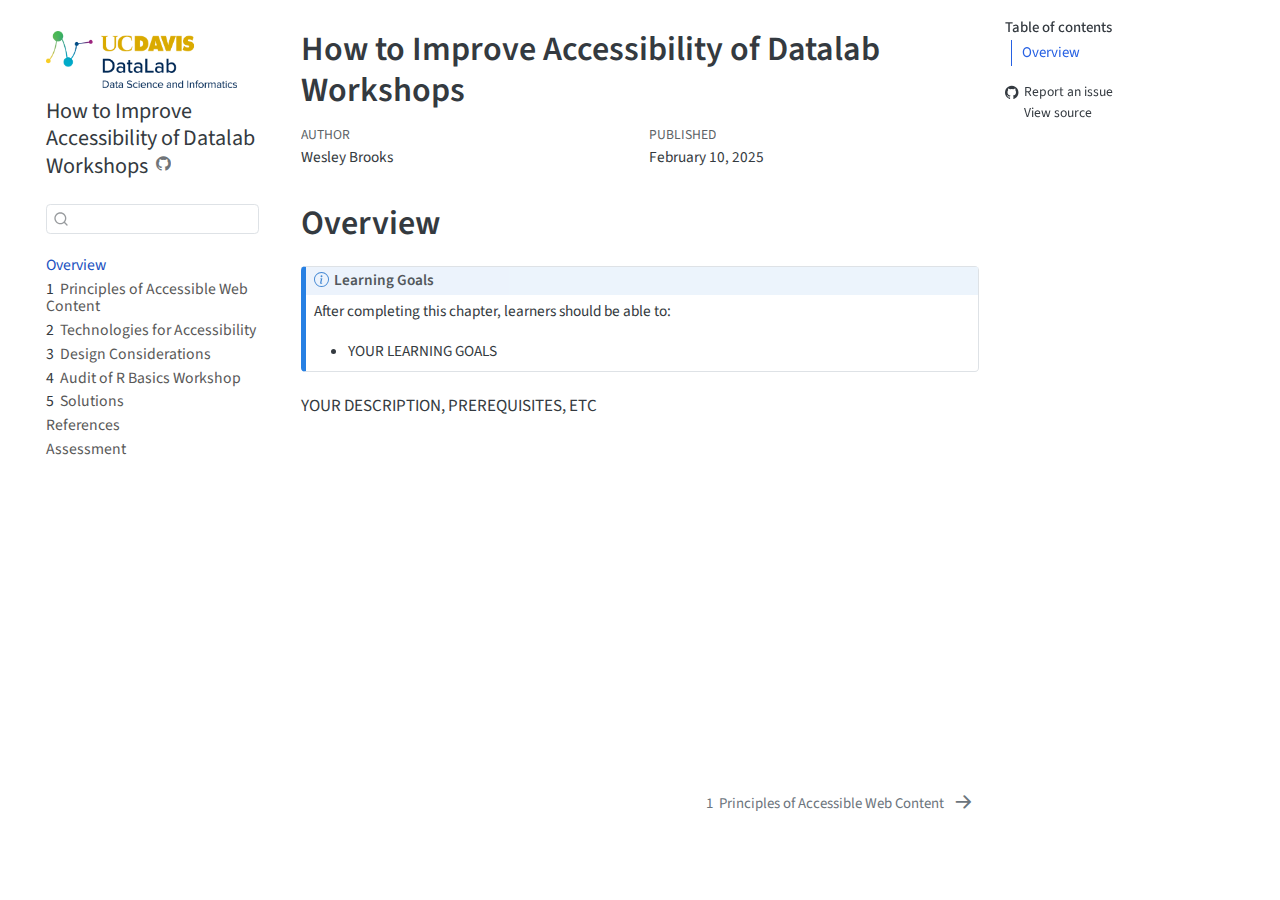
<file: docs/index.html>
<!DOCTYPE html>
<html xmlns="http://www.w3.org/1999/xhtml" lang="en" xml:lang="en"><head>

<meta charset="utf-8">
<meta name="generator" content="quarto-1.6.40">

<meta name="viewport" content="width=device-width, initial-scale=1.0, user-scalable=yes">

<meta name="author" content="Wesley Brooks">
<meta name="dcterms.date" content="2025-02-10">

<title>How to Improve Accessibility of Datalab Workshops</title>
<style>
code{white-space: pre-wrap;}
span.smallcaps{font-variant: small-caps;}
div.columns{display: flex; gap: min(4vw, 1.5em);}
div.column{flex: auto; overflow-x: auto;}
div.hanging-indent{margin-left: 1.5em; text-indent: -1.5em;}
ul.task-list{list-style: none;}
ul.task-list li input[type="checkbox"] {
  width: 0.8em;
  margin: 0 0.8em 0.2em -1em; /* quarto-specific, see https://github.com/quarto-dev/quarto-cli/issues/4556 */ 
  vertical-align: middle;
}
</style>


<script src="site_libs/quarto-nav/quarto-nav.js"></script>
<script src="site_libs/quarto-nav/headroom.min.js"></script>
<script src="site_libs/clipboard/clipboard.min.js"></script>
<script src="site_libs/quarto-search/autocomplete.umd.js"></script>
<script src="site_libs/quarto-search/fuse.min.js"></script>
<script src="site_libs/quarto-search/quarto-search.js"></script>
<meta name="quarto:offset" content="./">
<link href="./chapters/01_principles.html" rel="next">
<script src="site_libs/quarto-html/quarto.js"></script>
<script src="site_libs/quarto-html/popper.min.js"></script>
<script src="site_libs/quarto-html/tippy.umd.min.js"></script>
<script src="site_libs/quarto-html/anchor.min.js"></script>
<link href="site_libs/quarto-html/tippy.css" rel="stylesheet">
<link href="site_libs/quarto-html/quarto-syntax-highlighting-549806ee2085284f45b00abea8c6df48.css" rel="stylesheet" id="quarto-text-highlighting-styles">
<script src="site_libs/bootstrap/bootstrap.min.js"></script>
<link href="site_libs/bootstrap/bootstrap-icons.css" rel="stylesheet">
<link href="site_libs/bootstrap/bootstrap-213acb23c76261678e0bc55413d360ca.min.css" rel="stylesheet" append-hash="true" id="quarto-bootstrap" data-mode="light">
<script id="quarto-search-options" type="application/json">{
  "location": "sidebar",
  "copy-button": false,
  "collapse-after": 3,
  "panel-placement": "start",
  "type": "textbox",
  "limit": 50,
  "keyboard-shortcut": [
    "f",
    "/",
    "s"
  ],
  "show-item-context": false,
  "language": {
    "search-no-results-text": "No results",
    "search-matching-documents-text": "matching documents",
    "search-copy-link-title": "Copy link to search",
    "search-hide-matches-text": "Hide additional matches",
    "search-more-match-text": "more match in this document",
    "search-more-matches-text": "more matches in this document",
    "search-clear-button-title": "Clear",
    "search-text-placeholder": "",
    "search-detached-cancel-button-title": "Cancel",
    "search-submit-button-title": "Submit",
    "search-label": "Search"
  }
}</script>


</head>

<body class="nav-sidebar floating">

<div id="quarto-search-results"></div>
  <header id="quarto-header" class="headroom fixed-top">
  <nav class="quarto-secondary-nav">
    <div class="container-fluid d-flex">
      <button type="button" class="quarto-btn-toggle btn" data-bs-toggle="collapse" role="button" data-bs-target=".quarto-sidebar-collapse-item" aria-controls="quarto-sidebar" aria-expanded="false" aria-label="Toggle sidebar navigation" onclick="if (window.quartoToggleHeadroom) { window.quartoToggleHeadroom(); }">
        <i class="bi bi-layout-text-sidebar-reverse"></i>
      </button>
        <nav class="quarto-page-breadcrumbs" aria-label="breadcrumb"><ol class="breadcrumb"><li class="breadcrumb-item"><a href="./index.html">Overview</a></li></ol></nav>
        <a class="flex-grow-1" role="navigation" data-bs-toggle="collapse" data-bs-target=".quarto-sidebar-collapse-item" aria-controls="quarto-sidebar" aria-expanded="false" aria-label="Toggle sidebar navigation" onclick="if (window.quartoToggleHeadroom) { window.quartoToggleHeadroom(); }">      
        </a>
      <button type="button" class="btn quarto-search-button" aria-label="Search" onclick="window.quartoOpenSearch();">
        <i class="bi bi-search"></i>
      </button>
    </div>
  </nav>
</header>
<!-- content -->
<div id="quarto-content" class="quarto-container page-columns page-rows-contents page-layout-article">
<!-- sidebar -->
  <nav id="quarto-sidebar" class="sidebar collapse collapse-horizontal quarto-sidebar-collapse-item sidebar-navigation floating overflow-auto">
    <div class="pt-lg-2 mt-2 text-left sidebar-header sidebar-header-stacked">
      <a href="https://datalab.ucdavis.edu/" class="sidebar-logo-link">
      <img src="./images/datalab-logo-full-color-rgb-1.png" alt="" class="sidebar-logo py-0 d-lg-inline d-none">
      </a>
    <div class="sidebar-title mb-0 py-0">
      <a href="./">How to Improve Accessibility of Datalab Workshops</a> 
        <div class="sidebar-tools-main">
    <a href="https://github.com/ucdavisdatalab/workshop_quarto_accessibility" title="Source Code" class="quarto-navigation-tool px-1" aria-label="Source Code"><i class="bi bi-github"></i></a>
</div>
    </div>
      </div>
        <div class="mt-2 flex-shrink-0 align-items-center">
        <div class="sidebar-search">
        <div id="quarto-search" class="" title="Search"></div>
        </div>
        </div>
    <div class="sidebar-menu-container"> 
    <ul class="list-unstyled mt-1">
        <li class="sidebar-item">
  <div class="sidebar-item-container"> 
  <a href="./index.html" class="sidebar-item-text sidebar-link active">
 <span class="menu-text">Overview</span></a>
  </div>
</li>
        <li class="sidebar-item">
  <div class="sidebar-item-container"> 
  <a href="./chapters/01_principles.html" class="sidebar-item-text sidebar-link">
 <span class="menu-text"><span class="chapter-number">1</span>&nbsp; <span class="chapter-title">Principles of Accessible Web Content</span></span></a>
  </div>
</li>
        <li class="sidebar-item">
  <div class="sidebar-item-container"> 
  <a href="./chapters/02_technologies.html" class="sidebar-item-text sidebar-link">
 <span class="menu-text"><span class="chapter-number">2</span>&nbsp; <span class="chapter-title">Technologies for Accessibility</span></span></a>
  </div>
</li>
        <li class="sidebar-item">
  <div class="sidebar-item-container"> 
  <a href="./chapters/03_design_considerations.html" class="sidebar-item-text sidebar-link">
 <span class="menu-text"><span class="chapter-number">3</span>&nbsp; <span class="chapter-title">Design Considerations</span></span></a>
  </div>
</li>
        <li class="sidebar-item">
  <div class="sidebar-item-container"> 
  <a href="./chapters/04_audit_of_r_basics.html" class="sidebar-item-text sidebar-link">
 <span class="menu-text"><span class="chapter-number">4</span>&nbsp; <span class="chapter-title">Audit of R Basics Workshop</span></span></a>
  </div>
</li>
        <li class="sidebar-item">
  <div class="sidebar-item-container"> 
  <a href="./chapters/05_solutions.html" class="sidebar-item-text sidebar-link">
 <span class="menu-text"><span class="chapter-number">5</span>&nbsp; <span class="chapter-title">Solutions</span></span></a>
  </div>
</li>
        <li class="sidebar-item">
  <div class="sidebar-item-container"> 
  <a href="./chapters/references.html" class="sidebar-item-text sidebar-link">
 <span class="menu-text">References</span></a>
  </div>
</li>
        <li class="sidebar-item">
  <div class="sidebar-item-container"> 
  <a href="./chapters/assessment.html" class="sidebar-item-text sidebar-link">
 <span class="menu-text">Assessment</span></a>
  </div>
</li>
    </ul>
    </div>
</nav>
<div id="quarto-sidebar-glass" class="quarto-sidebar-collapse-item" data-bs-toggle="collapse" data-bs-target=".quarto-sidebar-collapse-item"></div>
<!-- margin-sidebar -->
    <div id="quarto-margin-sidebar" class="sidebar margin-sidebar">
        <nav id="TOC" role="doc-toc" aria-label="contents of this chapter" class="toc-active">
        <h2 id="toc-title">Table of contents</h2>
     
    <ul>
    <li><a href="#overview" id="toc-overview" class="nav-link active" data-scroll-target="#overview">Overview</a></li>
    </ul>
  <div class="toc-actions"><ul><li><a href="https://github.com/ucdavisdatalab/workshop_quarto_accessibility/issues/new" class="toc-action"><i class="bi bi-github"></i>Report an issue</a></li><li><a href="https://github.com/ucdavisdatalab/workshop_quarto_accessibility/blob/main/index.qmd" class="toc-action"><i class="bi empty"></i>View source</a></li></ul></div></nav>
    </div>
<!-- main -->
<main class="content" id="quarto-document-content">

<header id="title-block-header" class="quarto-title-block default">
<div class="quarto-title">
<h1 class="title">How to Improve Accessibility of Datalab Workshops</h1>
</div>



<div class="quarto-title-meta">

    <div>
    <div class="quarto-title-meta-heading">Author</div>
    <div class="quarto-title-meta-contents">
             <p>Wesley Brooks </p>
          </div>
  </div>
    
    <div>
    <div class="quarto-title-meta-heading">Published</div>
    <div class="quarto-title-meta-contents">
      <p class="date">February 10, 2025</p>
    </div>
  </div>
  
    
  </div>
  


</header>


<section id="overview" class="level1 unnumbered">
<h1 class="unnumbered">Overview</h1>
<div class="callout callout-style-default callout-note callout-titled">
<div class="callout-header d-flex align-content-center">
<div class="callout-icon-container">
<i class="callout-icon"></i>
</div>
<div class="callout-title-container flex-fill">
Learning Goals
</div>
</div>
<div class="callout-body-container callout-body">
<p>After completing this chapter, learners should be able to:</p>
<ul>
<li>YOUR LEARNING GOALS</li>
</ul>
</div>
</div>
<p>YOUR DESCRIPTION, PREREQUISITES, ETC</p>


</section>

</main> <!-- /main -->
<script id="quarto-html-after-body" type="application/javascript">
window.document.addEventListener("DOMContentLoaded", function (event) {
  const toggleBodyColorMode = (bsSheetEl) => {
    const mode = bsSheetEl.getAttribute("data-mode");
    const bodyEl = window.document.querySelector("body");
    if (mode === "dark") {
      bodyEl.classList.add("quarto-dark");
      bodyEl.classList.remove("quarto-light");
    } else {
      bodyEl.classList.add("quarto-light");
      bodyEl.classList.remove("quarto-dark");
    }
  }
  const toggleBodyColorPrimary = () => {
    const bsSheetEl = window.document.querySelector("link#quarto-bootstrap");
    if (bsSheetEl) {
      toggleBodyColorMode(bsSheetEl);
    }
  }
  toggleBodyColorPrimary();  
  const icon = "";
  const anchorJS = new window.AnchorJS();
  anchorJS.options = {
    placement: 'right',
    icon: icon
  };
  anchorJS.add('.anchored');
  const isCodeAnnotation = (el) => {
    for (const clz of el.classList) {
      if (clz.startsWith('code-annotation-')) {                     
        return true;
      }
    }
    return false;
  }
  const onCopySuccess = function(e) {
    // button target
    const button = e.trigger;
    // don't keep focus
    button.blur();
    // flash "checked"
    button.classList.add('code-copy-button-checked');
    var currentTitle = button.getAttribute("title");
    button.setAttribute("title", "Copied!");
    let tooltip;
    if (window.bootstrap) {
      button.setAttribute("data-bs-toggle", "tooltip");
      button.setAttribute("data-bs-placement", "left");
      button.setAttribute("data-bs-title", "Copied!");
      tooltip = new bootstrap.Tooltip(button, 
        { trigger: "manual", 
          customClass: "code-copy-button-tooltip",
          offset: [0, -8]});
      tooltip.show();    
    }
    setTimeout(function() {
      if (tooltip) {
        tooltip.hide();
        button.removeAttribute("data-bs-title");
        button.removeAttribute("data-bs-toggle");
        button.removeAttribute("data-bs-placement");
      }
      button.setAttribute("title", currentTitle);
      button.classList.remove('code-copy-button-checked');
    }, 1000);
    // clear code selection
    e.clearSelection();
  }
  const getTextToCopy = function(trigger) {
      const codeEl = trigger.previousElementSibling.cloneNode(true);
      for (const childEl of codeEl.children) {
        if (isCodeAnnotation(childEl)) {
          childEl.remove();
        }
      }
      return codeEl.innerText;
  }
  const clipboard = new window.ClipboardJS('.code-copy-button:not([data-in-quarto-modal])', {
    text: getTextToCopy
  });
  clipboard.on('success', onCopySuccess);
  if (window.document.getElementById('quarto-embedded-source-code-modal')) {
    const clipboardModal = new window.ClipboardJS('.code-copy-button[data-in-quarto-modal]', {
      text: getTextToCopy,
      container: window.document.getElementById('quarto-embedded-source-code-modal')
    });
    clipboardModal.on('success', onCopySuccess);
  }
    var localhostRegex = new RegExp(/^(?:http|https):\/\/localhost\:?[0-9]*\//);
    var mailtoRegex = new RegExp(/^mailto:/);
      var filterRegex = new RegExp('/' + window.location.host + '/');
    var isInternal = (href) => {
        return filterRegex.test(href) || localhostRegex.test(href) || mailtoRegex.test(href);
    }
    // Inspect non-navigation links and adorn them if external
 	var links = window.document.querySelectorAll('a[href]:not(.nav-link):not(.navbar-brand):not(.toc-action):not(.sidebar-link):not(.sidebar-item-toggle):not(.pagination-link):not(.no-external):not([aria-hidden]):not(.dropdown-item):not(.quarto-navigation-tool):not(.about-link)');
    for (var i=0; i<links.length; i++) {
      const link = links[i];
      if (!isInternal(link.href)) {
        // undo the damage that might have been done by quarto-nav.js in the case of
        // links that we want to consider external
        if (link.dataset.originalHref !== undefined) {
          link.href = link.dataset.originalHref;
        }
      }
    }
  function tippyHover(el, contentFn, onTriggerFn, onUntriggerFn) {
    const config = {
      allowHTML: true,
      maxWidth: 500,
      delay: 100,
      arrow: false,
      appendTo: function(el) {
          return el.parentElement;
      },
      interactive: true,
      interactiveBorder: 10,
      theme: 'quarto',
      placement: 'bottom-start',
    };
    if (contentFn) {
      config.content = contentFn;
    }
    if (onTriggerFn) {
      config.onTrigger = onTriggerFn;
    }
    if (onUntriggerFn) {
      config.onUntrigger = onUntriggerFn;
    }
    window.tippy(el, config); 
  }
  const noterefs = window.document.querySelectorAll('a[role="doc-noteref"]');
  for (var i=0; i<noterefs.length; i++) {
    const ref = noterefs[i];
    tippyHover(ref, function() {
      // use id or data attribute instead here
      let href = ref.getAttribute('data-footnote-href') || ref.getAttribute('href');
      try { href = new URL(href).hash; } catch {}
      const id = href.replace(/^#\/?/, "");
      const note = window.document.getElementById(id);
      if (note) {
        return note.innerHTML;
      } else {
        return "";
      }
    });
  }
  const xrefs = window.document.querySelectorAll('a.quarto-xref');
  const processXRef = (id, note) => {
    // Strip column container classes
    const stripColumnClz = (el) => {
      el.classList.remove("page-full", "page-columns");
      if (el.children) {
        for (const child of el.children) {
          stripColumnClz(child);
        }
      }
    }
    stripColumnClz(note)
    if (id === null || id.startsWith('sec-')) {
      // Special case sections, only their first couple elements
      const container = document.createElement("div");
      if (note.children && note.children.length > 2) {
        container.appendChild(note.children[0].cloneNode(true));
        for (let i = 1; i < note.children.length; i++) {
          const child = note.children[i];
          if (child.tagName === "P" && child.innerText === "") {
            continue;
          } else {
            container.appendChild(child.cloneNode(true));
            break;
          }
        }
        if (window.Quarto?.typesetMath) {
          window.Quarto.typesetMath(container);
        }
        return container.innerHTML
      } else {
        if (window.Quarto?.typesetMath) {
          window.Quarto.typesetMath(note);
        }
        return note.innerHTML;
      }
    } else {
      // Remove any anchor links if they are present
      const anchorLink = note.querySelector('a.anchorjs-link');
      if (anchorLink) {
        anchorLink.remove();
      }
      if (window.Quarto?.typesetMath) {
        window.Quarto.typesetMath(note);
      }
      if (note.classList.contains("callout")) {
        return note.outerHTML;
      } else {
        return note.innerHTML;
      }
    }
  }
  for (var i=0; i<xrefs.length; i++) {
    const xref = xrefs[i];
    tippyHover(xref, undefined, function(instance) {
      instance.disable();
      let url = xref.getAttribute('href');
      let hash = undefined; 
      if (url.startsWith('#')) {
        hash = url;
      } else {
        try { hash = new URL(url).hash; } catch {}
      }
      if (hash) {
        const id = hash.replace(/^#\/?/, "");
        const note = window.document.getElementById(id);
        if (note !== null) {
          try {
            const html = processXRef(id, note.cloneNode(true));
            instance.setContent(html);
          } finally {
            instance.enable();
            instance.show();
          }
        } else {
          // See if we can fetch this
          fetch(url.split('#')[0])
          .then(res => res.text())
          .then(html => {
            const parser = new DOMParser();
            const htmlDoc = parser.parseFromString(html, "text/html");
            const note = htmlDoc.getElementById(id);
            if (note !== null) {
              const html = processXRef(id, note);
              instance.setContent(html);
            } 
          }).finally(() => {
            instance.enable();
            instance.show();
          });
        }
      } else {
        // See if we can fetch a full url (with no hash to target)
        // This is a special case and we should probably do some content thinning / targeting
        fetch(url)
        .then(res => res.text())
        .then(html => {
          const parser = new DOMParser();
          const htmlDoc = parser.parseFromString(html, "text/html");
          const note = htmlDoc.querySelector('main.content');
          if (note !== null) {
            // This should only happen for chapter cross references
            // (since there is no id in the URL)
            // remove the first header
            if (note.children.length > 0 && note.children[0].tagName === "HEADER") {
              note.children[0].remove();
            }
            const html = processXRef(null, note);
            instance.setContent(html);
          } 
        }).finally(() => {
          instance.enable();
          instance.show();
        });
      }
    }, function(instance) {
    });
  }
      let selectedAnnoteEl;
      const selectorForAnnotation = ( cell, annotation) => {
        let cellAttr = 'data-code-cell="' + cell + '"';
        let lineAttr = 'data-code-annotation="' +  annotation + '"';
        const selector = 'span[' + cellAttr + '][' + lineAttr + ']';
        return selector;
      }
      const selectCodeLines = (annoteEl) => {
        const doc = window.document;
        const targetCell = annoteEl.getAttribute("data-target-cell");
        const targetAnnotation = annoteEl.getAttribute("data-target-annotation");
        const annoteSpan = window.document.querySelector(selectorForAnnotation(targetCell, targetAnnotation));
        const lines = annoteSpan.getAttribute("data-code-lines").split(",");
        const lineIds = lines.map((line) => {
          return targetCell + "-" + line;
        })
        let top = null;
        let height = null;
        let parent = null;
        if (lineIds.length > 0) {
            //compute the position of the single el (top and bottom and make a div)
            const el = window.document.getElementById(lineIds[0]);
            top = el.offsetTop;
            height = el.offsetHeight;
            parent = el.parentElement.parentElement;
          if (lineIds.length > 1) {
            const lastEl = window.document.getElementById(lineIds[lineIds.length - 1]);
            const bottom = lastEl.offsetTop + lastEl.offsetHeight;
            height = bottom - top;
          }
          if (top !== null && height !== null && parent !== null) {
            // cook up a div (if necessary) and position it 
            let div = window.document.getElementById("code-annotation-line-highlight");
            if (div === null) {
              div = window.document.createElement("div");
              div.setAttribute("id", "code-annotation-line-highlight");
              div.style.position = 'absolute';
              parent.appendChild(div);
            }
            div.style.top = top - 2 + "px";
            div.style.height = height + 4 + "px";
            div.style.left = 0;
            let gutterDiv = window.document.getElementById("code-annotation-line-highlight-gutter");
            if (gutterDiv === null) {
              gutterDiv = window.document.createElement("div");
              gutterDiv.setAttribute("id", "code-annotation-line-highlight-gutter");
              gutterDiv.style.position = 'absolute';
              const codeCell = window.document.getElementById(targetCell);
              const gutter = codeCell.querySelector('.code-annotation-gutter');
              gutter.appendChild(gutterDiv);
            }
            gutterDiv.style.top = top - 2 + "px";
            gutterDiv.style.height = height + 4 + "px";
          }
          selectedAnnoteEl = annoteEl;
        }
      };
      const unselectCodeLines = () => {
        const elementsIds = ["code-annotation-line-highlight", "code-annotation-line-highlight-gutter"];
        elementsIds.forEach((elId) => {
          const div = window.document.getElementById(elId);
          if (div) {
            div.remove();
          }
        });
        selectedAnnoteEl = undefined;
      };
        // Handle positioning of the toggle
    window.addEventListener(
      "resize",
      throttle(() => {
        elRect = undefined;
        if (selectedAnnoteEl) {
          selectCodeLines(selectedAnnoteEl);
        }
      }, 10)
    );
    function throttle(fn, ms) {
    let throttle = false;
    let timer;
      return (...args) => {
        if(!throttle) { // first call gets through
            fn.apply(this, args);
            throttle = true;
        } else { // all the others get throttled
            if(timer) clearTimeout(timer); // cancel #2
            timer = setTimeout(() => {
              fn.apply(this, args);
              timer = throttle = false;
            }, ms);
        }
      };
    }
      // Attach click handler to the DT
      const annoteDls = window.document.querySelectorAll('dt[data-target-cell]');
      for (const annoteDlNode of annoteDls) {
        annoteDlNode.addEventListener('click', (event) => {
          const clickedEl = event.target;
          if (clickedEl !== selectedAnnoteEl) {
            unselectCodeLines();
            const activeEl = window.document.querySelector('dt[data-target-cell].code-annotation-active');
            if (activeEl) {
              activeEl.classList.remove('code-annotation-active');
            }
            selectCodeLines(clickedEl);
            clickedEl.classList.add('code-annotation-active');
          } else {
            // Unselect the line
            unselectCodeLines();
            clickedEl.classList.remove('code-annotation-active');
          }
        });
      }
  const findCites = (el) => {
    const parentEl = el.parentElement;
    if (parentEl) {
      const cites = parentEl.dataset.cites;
      if (cites) {
        return {
          el,
          cites: cites.split(' ')
        };
      } else {
        return findCites(el.parentElement)
      }
    } else {
      return undefined;
    }
  };
  var bibliorefs = window.document.querySelectorAll('a[role="doc-biblioref"]');
  for (var i=0; i<bibliorefs.length; i++) {
    const ref = bibliorefs[i];
    const citeInfo = findCites(ref);
    if (citeInfo) {
      tippyHover(citeInfo.el, function() {
        var popup = window.document.createElement('div');
        citeInfo.cites.forEach(function(cite) {
          var citeDiv = window.document.createElement('div');
          citeDiv.classList.add('hanging-indent');
          citeDiv.classList.add('csl-entry');
          var biblioDiv = window.document.getElementById('ref-' + cite);
          if (biblioDiv) {
            citeDiv.innerHTML = biblioDiv.innerHTML;
          }
          popup.appendChild(citeDiv);
        });
        return popup.innerHTML;
      });
    }
  }
});
</script>
<nav class="page-navigation">
  <div class="nav-page nav-page-previous">
  </div>
  <div class="nav-page nav-page-next">
      <a href="./chapters/01_principles.html" class="pagination-link" aria-label="Principles of Accessible Web Content">
        <span class="nav-page-text"><span class="chapter-number">1</span>&nbsp; <span class="chapter-title">Principles of Accessible Web Content</span></span> <i class="bi bi-arrow-right-short"></i>
      </a>
  </div>
</nav>
</div> <!-- /content -->




<footer class="footer"><div class="nav-footer"><div class="nav-footer-center"><div class="toc-actions d-sm-block d-md-none"><ul><li><a href="https://github.com/ucdavisdatalab/workshop_quarto_accessibility/issues/new" class="toc-action"><i class="bi bi-github"></i>Report an issue</a></li><li><a href="https://github.com/ucdavisdatalab/workshop_quarto_accessibility/blob/main/index.qmd" class="toc-action"><i class="bi empty"></i>View source</a></li></ul></div></div></div></footer></body></html>
</file>
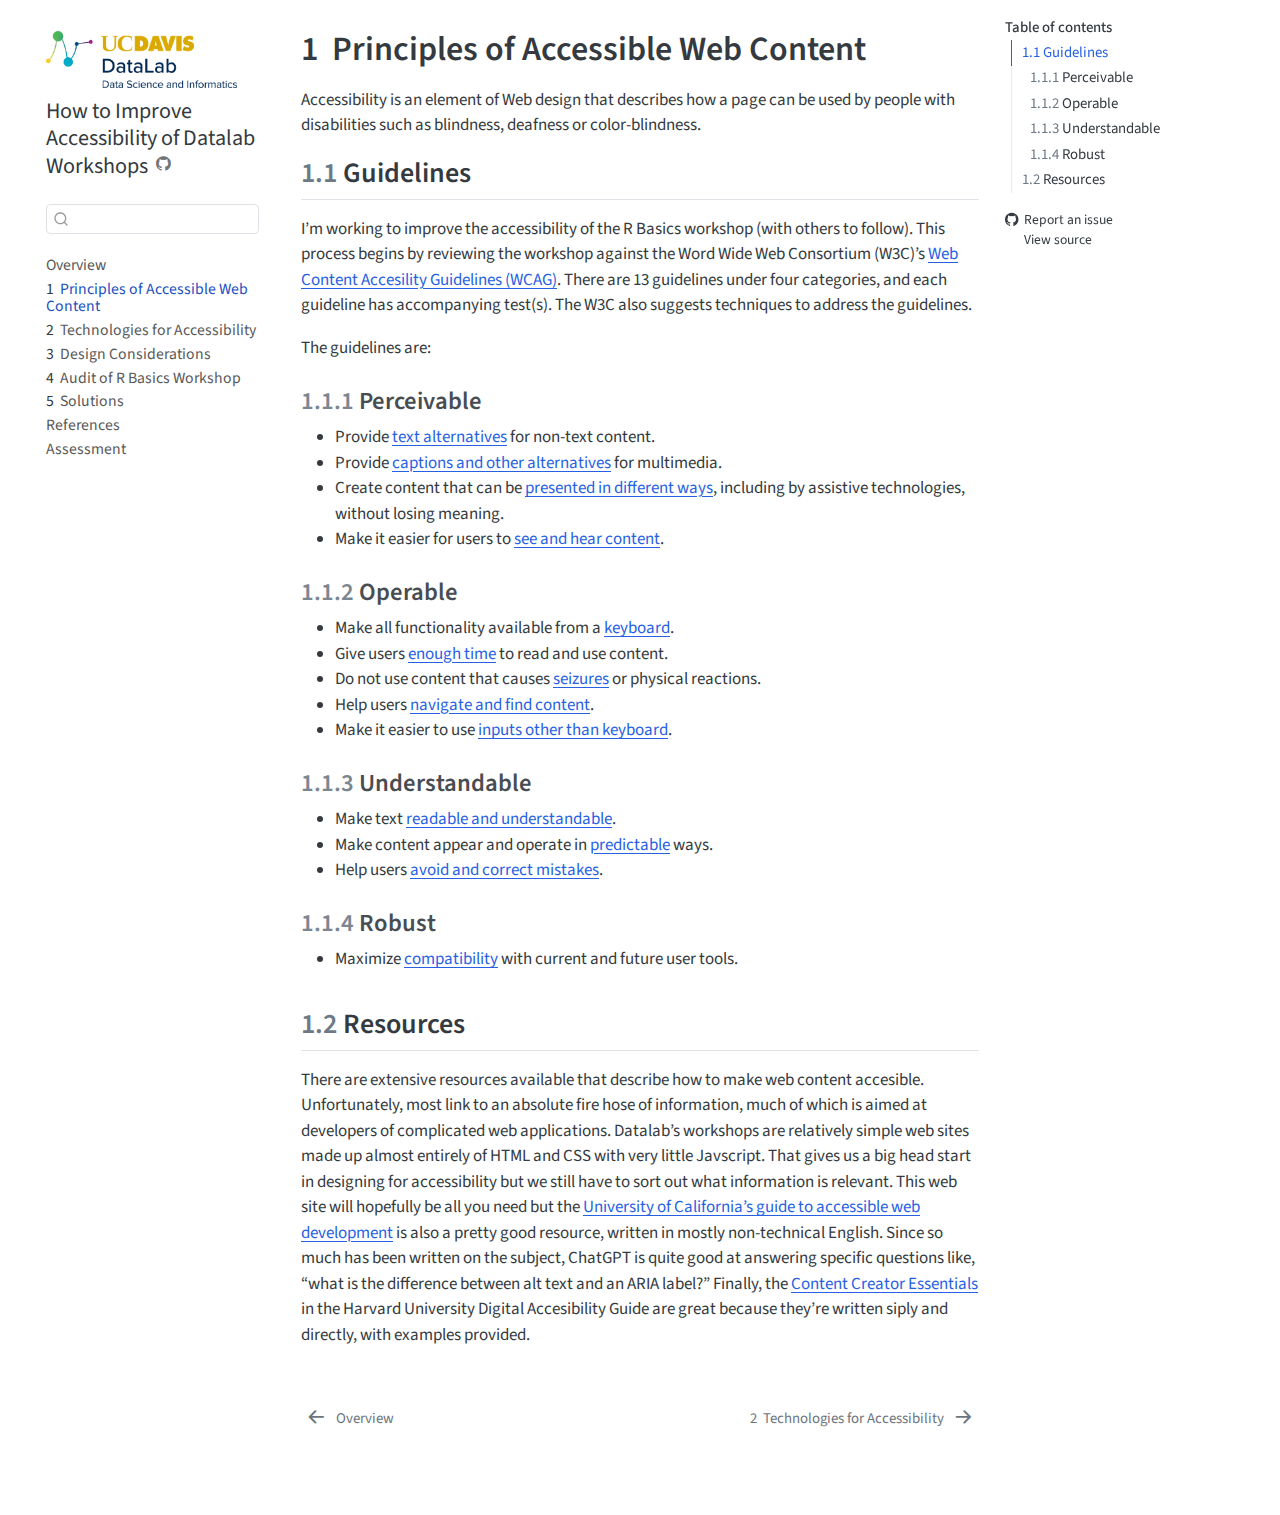
<file: docs/chapters/01_principles.html>
<!DOCTYPE html>
<html xmlns="http://www.w3.org/1999/xhtml" lang="en" xml:lang="en"><head>

<meta charset="utf-8">
<meta name="generator" content="quarto-1.6.40">

<meta name="viewport" content="width=device-width, initial-scale=1.0, user-scalable=yes">


<title>1&nbsp; Principles of Accessible Web Content – How to Improve Accessibility of Datalab Workshops</title>
<style>
code{white-space: pre-wrap;}
span.smallcaps{font-variant: small-caps;}
div.columns{display: flex; gap: min(4vw, 1.5em);}
div.column{flex: auto; overflow-x: auto;}
div.hanging-indent{margin-left: 1.5em; text-indent: -1.5em;}
ul.task-list{list-style: none;}
ul.task-list li input[type="checkbox"] {
  width: 0.8em;
  margin: 0 0.8em 0.2em -1em; /* quarto-specific, see https://github.com/quarto-dev/quarto-cli/issues/4556 */ 
  vertical-align: middle;
}
</style>


<script src="../site_libs/quarto-nav/quarto-nav.js"></script>
<script src="../site_libs/quarto-nav/headroom.min.js"></script>
<script src="../site_libs/clipboard/clipboard.min.js"></script>
<script src="../site_libs/quarto-search/autocomplete.umd.js"></script>
<script src="../site_libs/quarto-search/fuse.min.js"></script>
<script src="../site_libs/quarto-search/quarto-search.js"></script>
<meta name="quarto:offset" content="../">
<link href="../chapters/02_technologies.html" rel="next">
<link href="../index.html" rel="prev">
<script src="../site_libs/quarto-html/quarto.js"></script>
<script src="../site_libs/quarto-html/popper.min.js"></script>
<script src="../site_libs/quarto-html/tippy.umd.min.js"></script>
<script src="../site_libs/quarto-html/anchor.min.js"></script>
<link href="../site_libs/quarto-html/tippy.css" rel="stylesheet">
<link href="../site_libs/quarto-html/quarto-syntax-highlighting-549806ee2085284f45b00abea8c6df48.css" rel="stylesheet" id="quarto-text-highlighting-styles">
<script src="../site_libs/bootstrap/bootstrap.min.js"></script>
<link href="../site_libs/bootstrap/bootstrap-icons.css" rel="stylesheet">
<link href="../site_libs/bootstrap/bootstrap-213acb23c76261678e0bc55413d360ca.min.css" rel="stylesheet" append-hash="true" id="quarto-bootstrap" data-mode="light">
<script id="quarto-search-options" type="application/json">{
  "location": "sidebar",
  "copy-button": false,
  "collapse-after": 3,
  "panel-placement": "start",
  "type": "textbox",
  "limit": 50,
  "keyboard-shortcut": [
    "f",
    "/",
    "s"
  ],
  "show-item-context": false,
  "language": {
    "search-no-results-text": "No results",
    "search-matching-documents-text": "matching documents",
    "search-copy-link-title": "Copy link to search",
    "search-hide-matches-text": "Hide additional matches",
    "search-more-match-text": "more match in this document",
    "search-more-matches-text": "more matches in this document",
    "search-clear-button-title": "Clear",
    "search-text-placeholder": "",
    "search-detached-cancel-button-title": "Cancel",
    "search-submit-button-title": "Submit",
    "search-label": "Search"
  }
}</script>


</head>

<body class="nav-sidebar floating">

<div id="quarto-search-results"></div>
  <header id="quarto-header" class="headroom fixed-top">
  <nav class="quarto-secondary-nav">
    <div class="container-fluid d-flex">
      <button type="button" class="quarto-btn-toggle btn" data-bs-toggle="collapse" role="button" data-bs-target=".quarto-sidebar-collapse-item" aria-controls="quarto-sidebar" aria-expanded="false" aria-label="Toggle sidebar navigation" onclick="if (window.quartoToggleHeadroom) { window.quartoToggleHeadroom(); }">
        <i class="bi bi-layout-text-sidebar-reverse"></i>
      </button>
        <nav class="quarto-page-breadcrumbs" aria-label="breadcrumb"><ol class="breadcrumb"><li class="breadcrumb-item"><a href="../chapters/01_principles.html"><span class="chapter-number">1</span>&nbsp; <span class="chapter-title">Principles of Accessible Web Content</span></a></li></ol></nav>
        <a class="flex-grow-1" role="navigation" data-bs-toggle="collapse" data-bs-target=".quarto-sidebar-collapse-item" aria-controls="quarto-sidebar" aria-expanded="false" aria-label="Toggle sidebar navigation" onclick="if (window.quartoToggleHeadroom) { window.quartoToggleHeadroom(); }">      
        </a>
      <button type="button" class="btn quarto-search-button" aria-label="Search" onclick="window.quartoOpenSearch();">
        <i class="bi bi-search"></i>
      </button>
    </div>
  </nav>
</header>
<!-- content -->
<div id="quarto-content" class="quarto-container page-columns page-rows-contents page-layout-article">
<!-- sidebar -->
  <nav id="quarto-sidebar" class="sidebar collapse collapse-horizontal quarto-sidebar-collapse-item sidebar-navigation floating overflow-auto">
    <div class="pt-lg-2 mt-2 text-left sidebar-header sidebar-header-stacked">
      <a href="https://datalab.ucdavis.edu/" class="sidebar-logo-link">
      <img src="../images/datalab-logo-full-color-rgb-1.png" alt="" class="sidebar-logo py-0 d-lg-inline d-none">
      </a>
    <div class="sidebar-title mb-0 py-0">
      <a href="../">How to Improve Accessibility of Datalab Workshops</a> 
        <div class="sidebar-tools-main">
    <a href="https://github.com/ucdavisdatalab/workshop_quarto_accessibility" title="Source Code" class="quarto-navigation-tool px-1" aria-label="Source Code"><i class="bi bi-github"></i></a>
</div>
    </div>
      </div>
        <div class="mt-2 flex-shrink-0 align-items-center">
        <div class="sidebar-search">
        <div id="quarto-search" class="" title="Search"></div>
        </div>
        </div>
    <div class="sidebar-menu-container"> 
    <ul class="list-unstyled mt-1">
        <li class="sidebar-item">
  <div class="sidebar-item-container"> 
  <a href="../index.html" class="sidebar-item-text sidebar-link">
 <span class="menu-text">Overview</span></a>
  </div>
</li>
        <li class="sidebar-item">
  <div class="sidebar-item-container"> 
  <a href="../chapters/01_principles.html" class="sidebar-item-text sidebar-link active">
 <span class="menu-text"><span class="chapter-number">1</span>&nbsp; <span class="chapter-title">Principles of Accessible Web Content</span></span></a>
  </div>
</li>
        <li class="sidebar-item">
  <div class="sidebar-item-container"> 
  <a href="../chapters/02_technologies.html" class="sidebar-item-text sidebar-link">
 <span class="menu-text"><span class="chapter-number">2</span>&nbsp; <span class="chapter-title">Technologies for Accessibility</span></span></a>
  </div>
</li>
        <li class="sidebar-item">
  <div class="sidebar-item-container"> 
  <a href="../chapters/03_design_considerations.html" class="sidebar-item-text sidebar-link">
 <span class="menu-text"><span class="chapter-number">3</span>&nbsp; <span class="chapter-title">Design Considerations</span></span></a>
  </div>
</li>
        <li class="sidebar-item">
  <div class="sidebar-item-container"> 
  <a href="../chapters/04_audit_of_r_basics.html" class="sidebar-item-text sidebar-link">
 <span class="menu-text"><span class="chapter-number">4</span>&nbsp; <span class="chapter-title">Audit of R Basics Workshop</span></span></a>
  </div>
</li>
        <li class="sidebar-item">
  <div class="sidebar-item-container"> 
  <a href="../chapters/05_solutions.html" class="sidebar-item-text sidebar-link">
 <span class="menu-text"><span class="chapter-number">5</span>&nbsp; <span class="chapter-title">Solutions</span></span></a>
  </div>
</li>
        <li class="sidebar-item">
  <div class="sidebar-item-container"> 
  <a href="../chapters/references.html" class="sidebar-item-text sidebar-link">
 <span class="menu-text">References</span></a>
  </div>
</li>
        <li class="sidebar-item">
  <div class="sidebar-item-container"> 
  <a href="../chapters/assessment.html" class="sidebar-item-text sidebar-link">
 <span class="menu-text">Assessment</span></a>
  </div>
</li>
    </ul>
    </div>
</nav>
<div id="quarto-sidebar-glass" class="quarto-sidebar-collapse-item" data-bs-toggle="collapse" data-bs-target=".quarto-sidebar-collapse-item"></div>
<!-- margin-sidebar -->
    <div id="quarto-margin-sidebar" class="sidebar margin-sidebar">
        <nav id="TOC" role="doc-toc" aria-label="contents of this chapter" class="toc-active">
        <h2 id="toc-title">Table of contents</h2>
     
    <ul>
    <li><a href="#guidelines" id="toc-guidelines" class="nav-link active" data-scroll-target="#guidelines"><span class="header-section-number">1.1</span> Guidelines</a>
    <ul class="collapse">
    <li><a href="#perceivable" id="toc-perceivable" class="nav-link" data-scroll-target="#perceivable"><span class="header-section-number">1.1.1</span> Perceivable</a></li>
    <li><a href="#operable" id="toc-operable" class="nav-link" data-scroll-target="#operable"><span class="header-section-number">1.1.2</span> Operable</a></li>
    <li><a href="#understandable" id="toc-understandable" class="nav-link" data-scroll-target="#understandable"><span class="header-section-number">1.1.3</span> Understandable</a></li>
    <li><a href="#robust" id="toc-robust" class="nav-link" data-scroll-target="#robust"><span class="header-section-number">1.1.4</span> Robust</a></li>
    </ul></li>
    <li><a href="#resources" id="toc-resources" class="nav-link" data-scroll-target="#resources"><span class="header-section-number">1.2</span> Resources</a></li>
    </ul>
  <div class="toc-actions"><ul><li><a href="https://github.com/ucdavisdatalab/workshop_quarto_accessibility/issues/new" class="toc-action"><i class="bi bi-github"></i>Report an issue</a></li><li><a href="https://github.com/ucdavisdatalab/workshop_quarto_accessibility/blob/main/chapters/01_principles.qmd" class="toc-action"><i class="bi empty"></i>View source</a></li></ul></div></nav>
    </div>
<!-- main -->
<main class="content" id="quarto-document-content">

<header id="title-block-header" class="quarto-title-block default">
<div class="quarto-title">
<h1 class="title"><span class="chapter-number">1</span>&nbsp; <span class="chapter-title">Principles of Accessible Web Content</span></h1>
</div>



<div class="quarto-title-meta">

    
  
    
  </div>
  


</header>


<p>Accessibility is an element of Web design that describes how a page can be used by people with disabilities such as blindness, deafness or color-blindness.</p>
<section id="guidelines" class="level2" data-number="1.1">
<h2 data-number="1.1" class="anchored" data-anchor-id="guidelines"><span class="header-section-number">1.1</span> Guidelines</h2>
<p>I’m working to improve the accessibility of the R Basics workshop (with others to follow). This process begins by reviewing the workshop against the Word Wide Web Consortium (W3C)’s <a href="https://www.w3.org/WAI/standards-guidelines/wcag/glance/">Web Content Accesility Guidelines (WCAG)</a>. There are 13 guidelines under four categories, and each guideline has accompanying test(s). The W3C also suggests techniques to address the guidelines.</p>
<p>The guidelines are:</p>
<section id="perceivable" class="level3" data-number="1.1.1">
<h3 data-number="1.1.1" class="anchored" data-anchor-id="perceivable"><span class="header-section-number">1.1.1</span> Perceivable</h3>
<ul>
<li>Provide <a href="https://www.w3.org/WAI/WCAG22/quickref/#text-equiv">text alternatives</a> for non-text content.</li>
<li>Provide <a href="https://www.w3.org/WAI/WCAG22/quickref/#media-equiv">captions and other alternatives</a> for multimedia.</li>
<li>Create content that can be <a href="https://www.w3.org/WAI/WCAG22/quickref/#content-structure-separation">presented in different ways</a>, including by assistive technologies, without losing meaning.</li>
<li>Make it easier for users to <a href="https://www.w3.org/WAI/WCAG22/quickref/#visual-audio-contrast">see and hear content</a>.</li>
</ul>
</section>
<section id="operable" class="level3" data-number="1.1.2">
<h3 data-number="1.1.2" class="anchored" data-anchor-id="operable"><span class="header-section-number">1.1.2</span> Operable</h3>
<ul>
<li>Make all functionality available from a <a href="https://www.w3.org/WAI/WCAG22/quickref/#keyboard-operation">keyboard</a>.</li>
<li>Give users <a href="https://www.w3.org/WAI/WCAG22/quickref/#time-limits">enough time</a> to read and use content.</li>
<li>Do not use content that causes <a href="https://www.w3.org/WAI/WCAG22/quickref/#seizures-and-physical-reactions">seizures</a> or physical reactions.</li>
<li>Help users <a href="https://www.w3.org/WAI/WCAG22/quickref/#navigation-mechanisms">navigate and find content</a>.</li>
<li>Make it easier to use <a href="https://www.w3.org/WAI/WCAG22/quickref/#input-modalities">inputs other than keyboard</a>.</li>
</ul>
</section>
<section id="understandable" class="level3" data-number="1.1.3">
<h3 data-number="1.1.3" class="anchored" data-anchor-id="understandable"><span class="header-section-number">1.1.3</span> Understandable</h3>
<ul>
<li>Make text <a href="https://www.w3.org/WAI/WCAG22/quickref/#meaning">readable and understandable</a>.</li>
<li>Make content appear and operate in <a href="https://www.w3.org/WAI/WCAG22/quickref/#consistent-behavior">predictable</a> ways.</li>
<li>Help users <a href="https://www.w3.org/WAI/WCAG22/quickref/#minimize-error">avoid and correct mistakes</a>.</li>
</ul>
</section>
<section id="robust" class="level3" data-number="1.1.4">
<h3 data-number="1.1.4" class="anchored" data-anchor-id="robust"><span class="header-section-number">1.1.4</span> Robust</h3>
<ul>
<li>Maximize <a href="https://www.w3.org/WAI/WCAG22/quickref/#ensure-compat">compatibility</a> with current and future user tools.</li>
</ul>
</section>
</section>
<section id="resources" class="level2" data-number="1.2">
<h2 data-number="1.2" class="anchored" data-anchor-id="resources"><span class="header-section-number">1.2</span> Resources</h2>
<p>There are extensive resources available that describe how to make web content accesible. Unfortunately, most link to an absolute fire hose of information, much of which is aimed at developers of complicated web applications. Datalab’s workshops are relatively simple web sites made up almost entirely of HTML and CSS with very little Javscript. That gives us a big head start in designing for accessibility but we still have to sort out what information is relevant. This web site will hopefully be all you need but the <a href="https://www.ucop.edu/electronic-accessibility/web-developers/index.html">University of California’s guide to accessible web development</a> is also a pretty good resource, written in mostly non-technical English. Since so much has been written on the subject, ChatGPT is quite good at answering specific questions like, “what is the difference between alt text and an ARIA label?” Finally, the <a href="https://accessibility.huit.harvard.edu/content-creator-essentials">Content Creator Essentials</a> in the Harvard University Digital Accesibility Guide are great because they’re written siply and directly, with examples provided.</p>


</section>

</main> <!-- /main -->
<script id="quarto-html-after-body" type="application/javascript">
window.document.addEventListener("DOMContentLoaded", function (event) {
  const toggleBodyColorMode = (bsSheetEl) => {
    const mode = bsSheetEl.getAttribute("data-mode");
    const bodyEl = window.document.querySelector("body");
    if (mode === "dark") {
      bodyEl.classList.add("quarto-dark");
      bodyEl.classList.remove("quarto-light");
    } else {
      bodyEl.classList.add("quarto-light");
      bodyEl.classList.remove("quarto-dark");
    }
  }
  const toggleBodyColorPrimary = () => {
    const bsSheetEl = window.document.querySelector("link#quarto-bootstrap");
    if (bsSheetEl) {
      toggleBodyColorMode(bsSheetEl);
    }
  }
  toggleBodyColorPrimary();  
  const icon = "";
  const anchorJS = new window.AnchorJS();
  anchorJS.options = {
    placement: 'right',
    icon: icon
  };
  anchorJS.add('.anchored');
  const isCodeAnnotation = (el) => {
    for (const clz of el.classList) {
      if (clz.startsWith('code-annotation-')) {                     
        return true;
      }
    }
    return false;
  }
  const onCopySuccess = function(e) {
    // button target
    const button = e.trigger;
    // don't keep focus
    button.blur();
    // flash "checked"
    button.classList.add('code-copy-button-checked');
    var currentTitle = button.getAttribute("title");
    button.setAttribute("title", "Copied!");
    let tooltip;
    if (window.bootstrap) {
      button.setAttribute("data-bs-toggle", "tooltip");
      button.setAttribute("data-bs-placement", "left");
      button.setAttribute("data-bs-title", "Copied!");
      tooltip = new bootstrap.Tooltip(button, 
        { trigger: "manual", 
          customClass: "code-copy-button-tooltip",
          offset: [0, -8]});
      tooltip.show();    
    }
    setTimeout(function() {
      if (tooltip) {
        tooltip.hide();
        button.removeAttribute("data-bs-title");
        button.removeAttribute("data-bs-toggle");
        button.removeAttribute("data-bs-placement");
      }
      button.setAttribute("title", currentTitle);
      button.classList.remove('code-copy-button-checked');
    }, 1000);
    // clear code selection
    e.clearSelection();
  }
  const getTextToCopy = function(trigger) {
      const codeEl = trigger.previousElementSibling.cloneNode(true);
      for (const childEl of codeEl.children) {
        if (isCodeAnnotation(childEl)) {
          childEl.remove();
        }
      }
      return codeEl.innerText;
  }
  const clipboard = new window.ClipboardJS('.code-copy-button:not([data-in-quarto-modal])', {
    text: getTextToCopy
  });
  clipboard.on('success', onCopySuccess);
  if (window.document.getElementById('quarto-embedded-source-code-modal')) {
    const clipboardModal = new window.ClipboardJS('.code-copy-button[data-in-quarto-modal]', {
      text: getTextToCopy,
      container: window.document.getElementById('quarto-embedded-source-code-modal')
    });
    clipboardModal.on('success', onCopySuccess);
  }
    var localhostRegex = new RegExp(/^(?:http|https):\/\/localhost\:?[0-9]*\//);
    var mailtoRegex = new RegExp(/^mailto:/);
      var filterRegex = new RegExp('/' + window.location.host + '/');
    var isInternal = (href) => {
        return filterRegex.test(href) || localhostRegex.test(href) || mailtoRegex.test(href);
    }
    // Inspect non-navigation links and adorn them if external
 	var links = window.document.querySelectorAll('a[href]:not(.nav-link):not(.navbar-brand):not(.toc-action):not(.sidebar-link):not(.sidebar-item-toggle):not(.pagination-link):not(.no-external):not([aria-hidden]):not(.dropdown-item):not(.quarto-navigation-tool):not(.about-link)');
    for (var i=0; i<links.length; i++) {
      const link = links[i];
      if (!isInternal(link.href)) {
        // undo the damage that might have been done by quarto-nav.js in the case of
        // links that we want to consider external
        if (link.dataset.originalHref !== undefined) {
          link.href = link.dataset.originalHref;
        }
      }
    }
  function tippyHover(el, contentFn, onTriggerFn, onUntriggerFn) {
    const config = {
      allowHTML: true,
      maxWidth: 500,
      delay: 100,
      arrow: false,
      appendTo: function(el) {
          return el.parentElement;
      },
      interactive: true,
      interactiveBorder: 10,
      theme: 'quarto',
      placement: 'bottom-start',
    };
    if (contentFn) {
      config.content = contentFn;
    }
    if (onTriggerFn) {
      config.onTrigger = onTriggerFn;
    }
    if (onUntriggerFn) {
      config.onUntrigger = onUntriggerFn;
    }
    window.tippy(el, config); 
  }
  const noterefs = window.document.querySelectorAll('a[role="doc-noteref"]');
  for (var i=0; i<noterefs.length; i++) {
    const ref = noterefs[i];
    tippyHover(ref, function() {
      // use id or data attribute instead here
      let href = ref.getAttribute('data-footnote-href') || ref.getAttribute('href');
      try { href = new URL(href).hash; } catch {}
      const id = href.replace(/^#\/?/, "");
      const note = window.document.getElementById(id);
      if (note) {
        return note.innerHTML;
      } else {
        return "";
      }
    });
  }
  const xrefs = window.document.querySelectorAll('a.quarto-xref');
  const processXRef = (id, note) => {
    // Strip column container classes
    const stripColumnClz = (el) => {
      el.classList.remove("page-full", "page-columns");
      if (el.children) {
        for (const child of el.children) {
          stripColumnClz(child);
        }
      }
    }
    stripColumnClz(note)
    if (id === null || id.startsWith('sec-')) {
      // Special case sections, only their first couple elements
      const container = document.createElement("div");
      if (note.children && note.children.length > 2) {
        container.appendChild(note.children[0].cloneNode(true));
        for (let i = 1; i < note.children.length; i++) {
          const child = note.children[i];
          if (child.tagName === "P" && child.innerText === "") {
            continue;
          } else {
            container.appendChild(child.cloneNode(true));
            break;
          }
        }
        if (window.Quarto?.typesetMath) {
          window.Quarto.typesetMath(container);
        }
        return container.innerHTML
      } else {
        if (window.Quarto?.typesetMath) {
          window.Quarto.typesetMath(note);
        }
        return note.innerHTML;
      }
    } else {
      // Remove any anchor links if they are present
      const anchorLink = note.querySelector('a.anchorjs-link');
      if (anchorLink) {
        anchorLink.remove();
      }
      if (window.Quarto?.typesetMath) {
        window.Quarto.typesetMath(note);
      }
      if (note.classList.contains("callout")) {
        return note.outerHTML;
      } else {
        return note.innerHTML;
      }
    }
  }
  for (var i=0; i<xrefs.length; i++) {
    const xref = xrefs[i];
    tippyHover(xref, undefined, function(instance) {
      instance.disable();
      let url = xref.getAttribute('href');
      let hash = undefined; 
      if (url.startsWith('#')) {
        hash = url;
      } else {
        try { hash = new URL(url).hash; } catch {}
      }
      if (hash) {
        const id = hash.replace(/^#\/?/, "");
        const note = window.document.getElementById(id);
        if (note !== null) {
          try {
            const html = processXRef(id, note.cloneNode(true));
            instance.setContent(html);
          } finally {
            instance.enable();
            instance.show();
          }
        } else {
          // See if we can fetch this
          fetch(url.split('#')[0])
          .then(res => res.text())
          .then(html => {
            const parser = new DOMParser();
            const htmlDoc = parser.parseFromString(html, "text/html");
            const note = htmlDoc.getElementById(id);
            if (note !== null) {
              const html = processXRef(id, note);
              instance.setContent(html);
            } 
          }).finally(() => {
            instance.enable();
            instance.show();
          });
        }
      } else {
        // See if we can fetch a full url (with no hash to target)
        // This is a special case and we should probably do some content thinning / targeting
        fetch(url)
        .then(res => res.text())
        .then(html => {
          const parser = new DOMParser();
          const htmlDoc = parser.parseFromString(html, "text/html");
          const note = htmlDoc.querySelector('main.content');
          if (note !== null) {
            // This should only happen for chapter cross references
            // (since there is no id in the URL)
            // remove the first header
            if (note.children.length > 0 && note.children[0].tagName === "HEADER") {
              note.children[0].remove();
            }
            const html = processXRef(null, note);
            instance.setContent(html);
          } 
        }).finally(() => {
          instance.enable();
          instance.show();
        });
      }
    }, function(instance) {
    });
  }
      let selectedAnnoteEl;
      const selectorForAnnotation = ( cell, annotation) => {
        let cellAttr = 'data-code-cell="' + cell + '"';
        let lineAttr = 'data-code-annotation="' +  annotation + '"';
        const selector = 'span[' + cellAttr + '][' + lineAttr + ']';
        return selector;
      }
      const selectCodeLines = (annoteEl) => {
        const doc = window.document;
        const targetCell = annoteEl.getAttribute("data-target-cell");
        const targetAnnotation = annoteEl.getAttribute("data-target-annotation");
        const annoteSpan = window.document.querySelector(selectorForAnnotation(targetCell, targetAnnotation));
        const lines = annoteSpan.getAttribute("data-code-lines").split(",");
        const lineIds = lines.map((line) => {
          return targetCell + "-" + line;
        })
        let top = null;
        let height = null;
        let parent = null;
        if (lineIds.length > 0) {
            //compute the position of the single el (top and bottom and make a div)
            const el = window.document.getElementById(lineIds[0]);
            top = el.offsetTop;
            height = el.offsetHeight;
            parent = el.parentElement.parentElement;
          if (lineIds.length > 1) {
            const lastEl = window.document.getElementById(lineIds[lineIds.length - 1]);
            const bottom = lastEl.offsetTop + lastEl.offsetHeight;
            height = bottom - top;
          }
          if (top !== null && height !== null && parent !== null) {
            // cook up a div (if necessary) and position it 
            let div = window.document.getElementById("code-annotation-line-highlight");
            if (div === null) {
              div = window.document.createElement("div");
              div.setAttribute("id", "code-annotation-line-highlight");
              div.style.position = 'absolute';
              parent.appendChild(div);
            }
            div.style.top = top - 2 + "px";
            div.style.height = height + 4 + "px";
            div.style.left = 0;
            let gutterDiv = window.document.getElementById("code-annotation-line-highlight-gutter");
            if (gutterDiv === null) {
              gutterDiv = window.document.createElement("div");
              gutterDiv.setAttribute("id", "code-annotation-line-highlight-gutter");
              gutterDiv.style.position = 'absolute';
              const codeCell = window.document.getElementById(targetCell);
              const gutter = codeCell.querySelector('.code-annotation-gutter');
              gutter.appendChild(gutterDiv);
            }
            gutterDiv.style.top = top - 2 + "px";
            gutterDiv.style.height = height + 4 + "px";
          }
          selectedAnnoteEl = annoteEl;
        }
      };
      const unselectCodeLines = () => {
        const elementsIds = ["code-annotation-line-highlight", "code-annotation-line-highlight-gutter"];
        elementsIds.forEach((elId) => {
          const div = window.document.getElementById(elId);
          if (div) {
            div.remove();
          }
        });
        selectedAnnoteEl = undefined;
      };
        // Handle positioning of the toggle
    window.addEventListener(
      "resize",
      throttle(() => {
        elRect = undefined;
        if (selectedAnnoteEl) {
          selectCodeLines(selectedAnnoteEl);
        }
      }, 10)
    );
    function throttle(fn, ms) {
    let throttle = false;
    let timer;
      return (...args) => {
        if(!throttle) { // first call gets through
            fn.apply(this, args);
            throttle = true;
        } else { // all the others get throttled
            if(timer) clearTimeout(timer); // cancel #2
            timer = setTimeout(() => {
              fn.apply(this, args);
              timer = throttle = false;
            }, ms);
        }
      };
    }
      // Attach click handler to the DT
      const annoteDls = window.document.querySelectorAll('dt[data-target-cell]');
      for (const annoteDlNode of annoteDls) {
        annoteDlNode.addEventListener('click', (event) => {
          const clickedEl = event.target;
          if (clickedEl !== selectedAnnoteEl) {
            unselectCodeLines();
            const activeEl = window.document.querySelector('dt[data-target-cell].code-annotation-active');
            if (activeEl) {
              activeEl.classList.remove('code-annotation-active');
            }
            selectCodeLines(clickedEl);
            clickedEl.classList.add('code-annotation-active');
          } else {
            // Unselect the line
            unselectCodeLines();
            clickedEl.classList.remove('code-annotation-active');
          }
        });
      }
  const findCites = (el) => {
    const parentEl = el.parentElement;
    if (parentEl) {
      const cites = parentEl.dataset.cites;
      if (cites) {
        return {
          el,
          cites: cites.split(' ')
        };
      } else {
        return findCites(el.parentElement)
      }
    } else {
      return undefined;
    }
  };
  var bibliorefs = window.document.querySelectorAll('a[role="doc-biblioref"]');
  for (var i=0; i<bibliorefs.length; i++) {
    const ref = bibliorefs[i];
    const citeInfo = findCites(ref);
    if (citeInfo) {
      tippyHover(citeInfo.el, function() {
        var popup = window.document.createElement('div');
        citeInfo.cites.forEach(function(cite) {
          var citeDiv = window.document.createElement('div');
          citeDiv.classList.add('hanging-indent');
          citeDiv.classList.add('csl-entry');
          var biblioDiv = window.document.getElementById('ref-' + cite);
          if (biblioDiv) {
            citeDiv.innerHTML = biblioDiv.innerHTML;
          }
          popup.appendChild(citeDiv);
        });
        return popup.innerHTML;
      });
    }
  }
});
</script>
<nav class="page-navigation">
  <div class="nav-page nav-page-previous">
      <a href="../index.html" class="pagination-link" aria-label="Overview">
        <i class="bi bi-arrow-left-short"></i> <span class="nav-page-text">Overview</span>
      </a>          
  </div>
  <div class="nav-page nav-page-next">
      <a href="../chapters/02_technologies.html" class="pagination-link" aria-label="Technologies for Accessibility">
        <span class="nav-page-text"><span class="chapter-number">2</span>&nbsp; <span class="chapter-title">Technologies for Accessibility</span></span> <i class="bi bi-arrow-right-short"></i>
      </a>
  </div>
</nav>
</div> <!-- /content -->




<footer class="footer"><div class="nav-footer"><div class="nav-footer-center"><div class="toc-actions d-sm-block d-md-none"><ul><li><a href="https://github.com/ucdavisdatalab/workshop_quarto_accessibility/issues/new" class="toc-action"><i class="bi bi-github"></i>Report an issue</a></li><li><a href="https://github.com/ucdavisdatalab/workshop_quarto_accessibility/blob/main/chapters/01_principles.qmd" class="toc-action"><i class="bi empty"></i>View source</a></li></ul></div></div></div></footer></body></html>
</file>
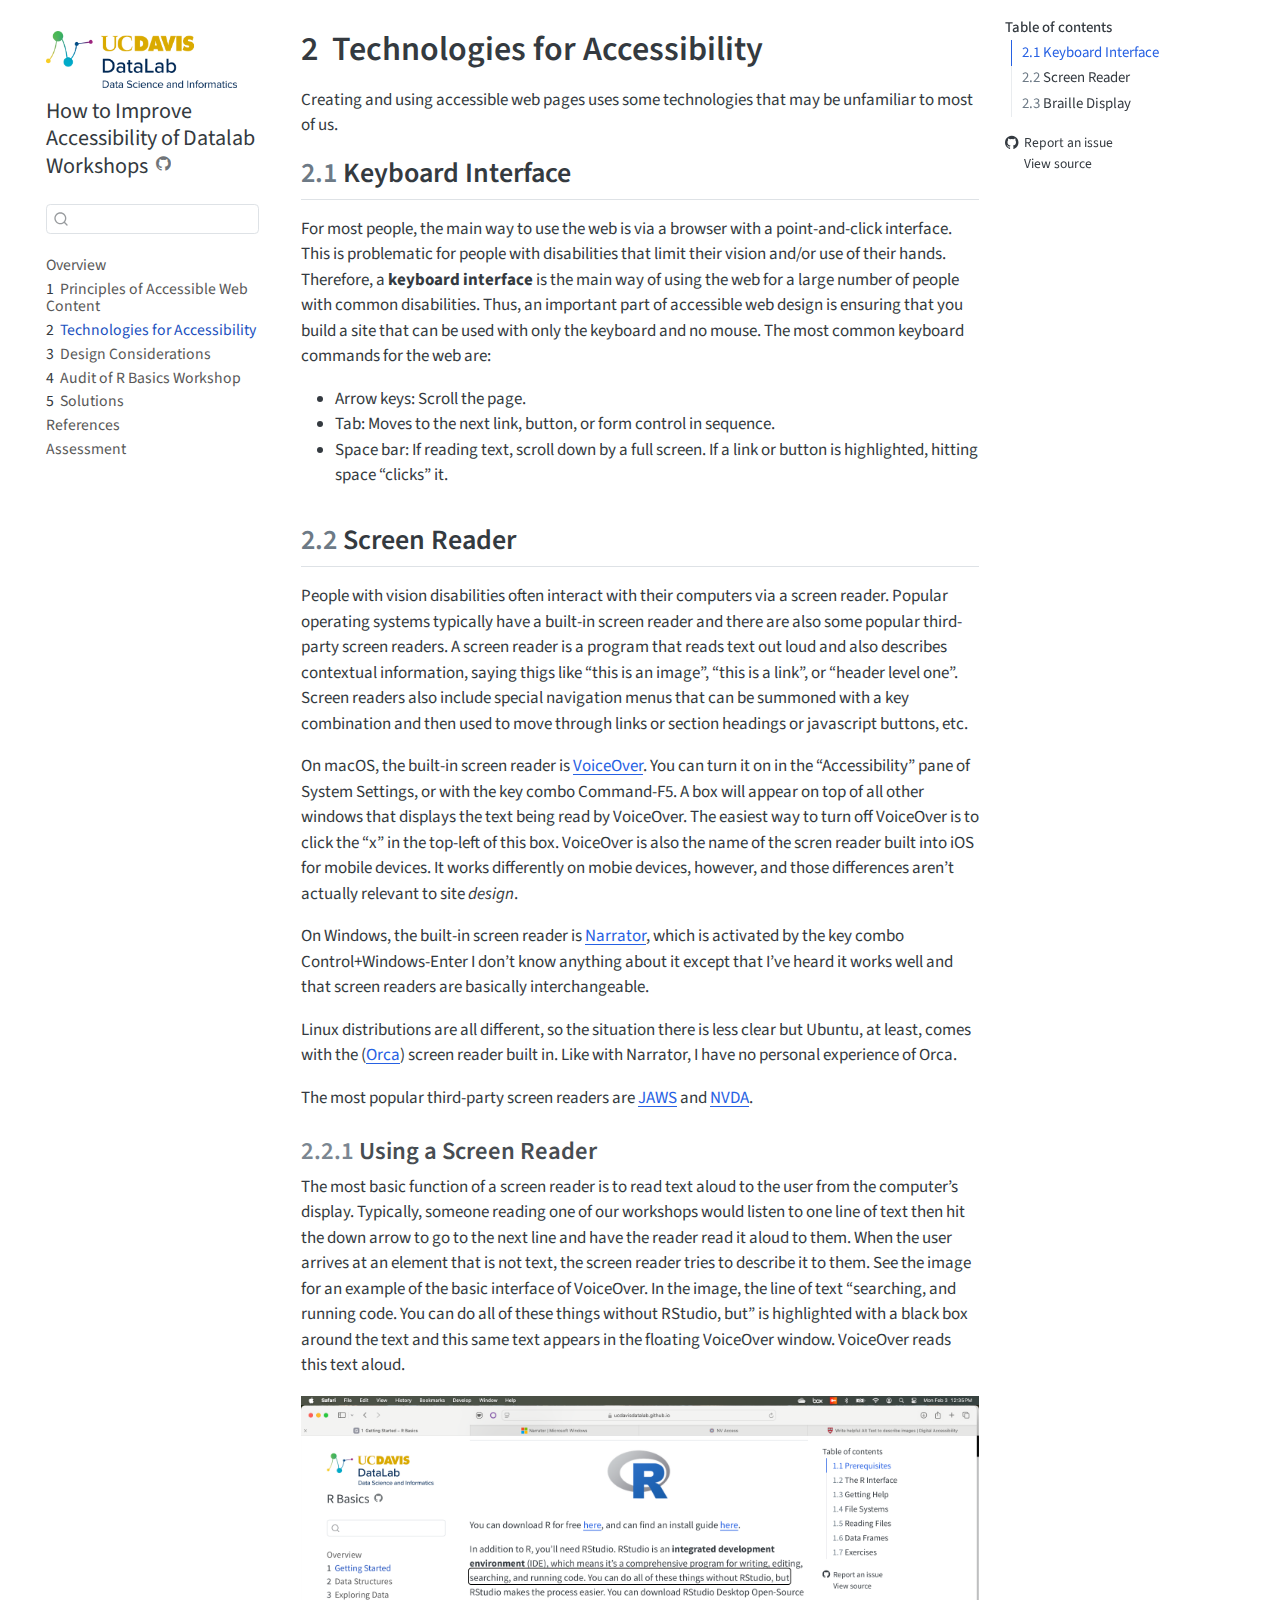
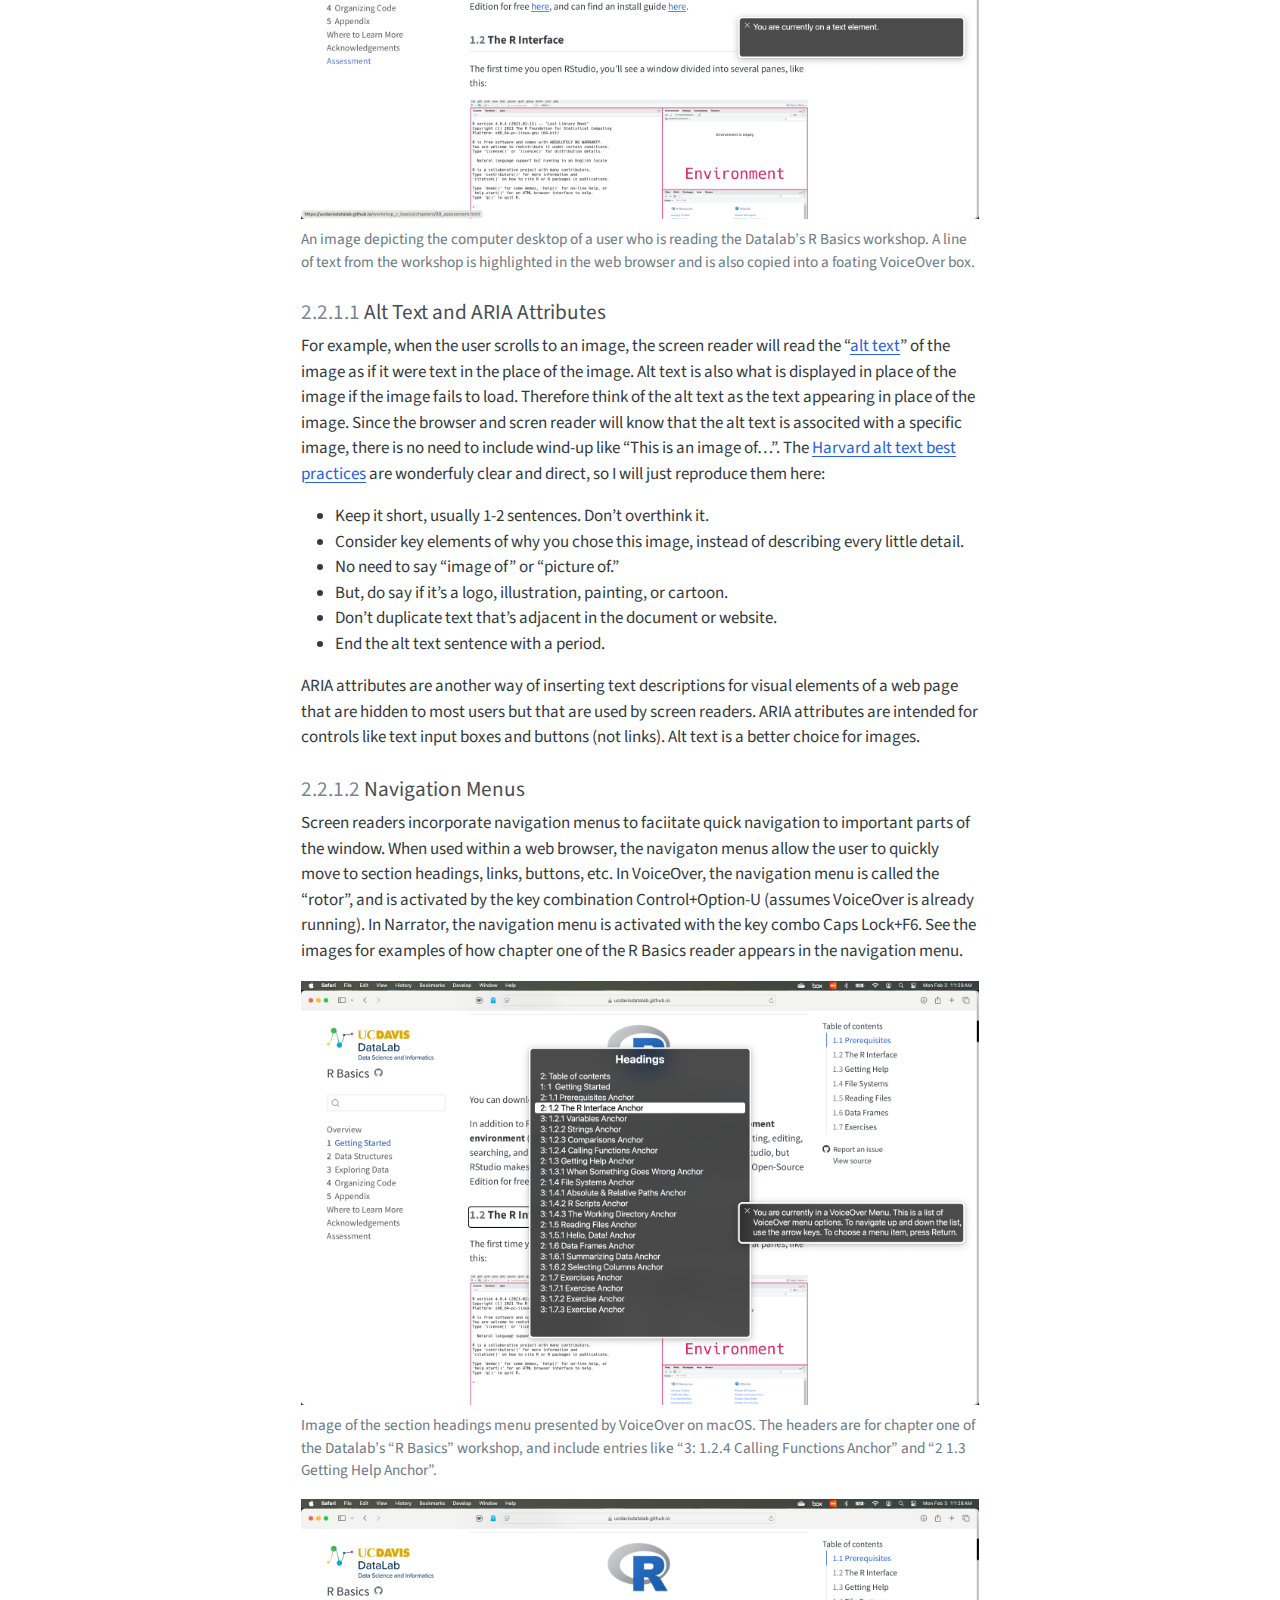
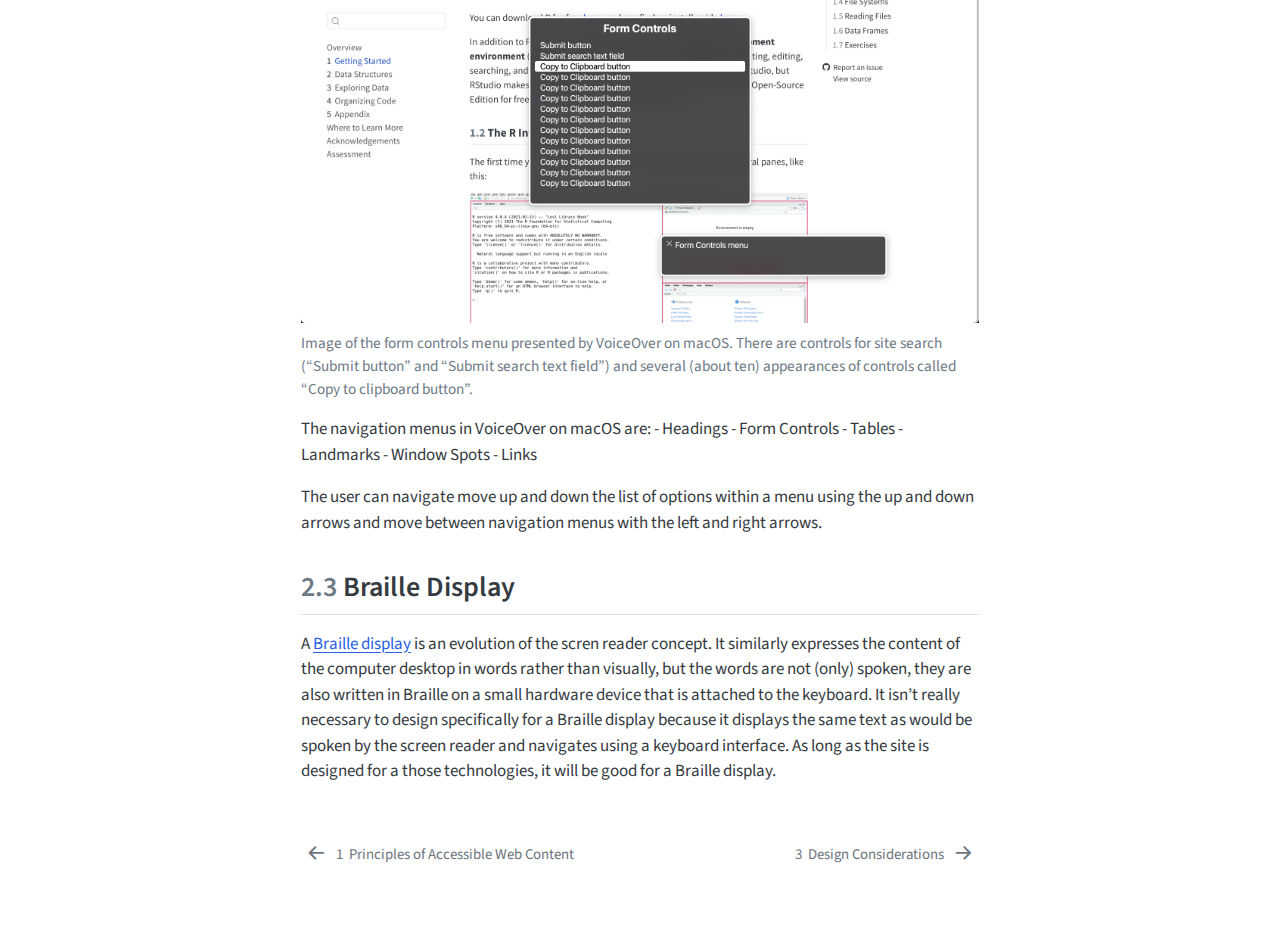
<file: docs/chapters/02_technologies.html>
<!DOCTYPE html>
<html xmlns="http://www.w3.org/1999/xhtml" lang="en" xml:lang="en"><head>

<meta charset="utf-8">
<meta name="generator" content="quarto-1.6.40">

<meta name="viewport" content="width=device-width, initial-scale=1.0, user-scalable=yes">


<title>2&nbsp; Technologies for Accessibility – How to Improve Accessibility of Datalab Workshops</title>
<style>
code{white-space: pre-wrap;}
span.smallcaps{font-variant: small-caps;}
div.columns{display: flex; gap: min(4vw, 1.5em);}
div.column{flex: auto; overflow-x: auto;}
div.hanging-indent{margin-left: 1.5em; text-indent: -1.5em;}
ul.task-list{list-style: none;}
ul.task-list li input[type="checkbox"] {
  width: 0.8em;
  margin: 0 0.8em 0.2em -1em; /* quarto-specific, see https://github.com/quarto-dev/quarto-cli/issues/4556 */ 
  vertical-align: middle;
}
</style>


<script src="../site_libs/quarto-nav/quarto-nav.js"></script>
<script src="../site_libs/quarto-nav/headroom.min.js"></script>
<script src="../site_libs/clipboard/clipboard.min.js"></script>
<script src="../site_libs/quarto-search/autocomplete.umd.js"></script>
<script src="../site_libs/quarto-search/fuse.min.js"></script>
<script src="../site_libs/quarto-search/quarto-search.js"></script>
<meta name="quarto:offset" content="../">
<link href="../chapters/03_design_considerations.html" rel="next">
<link href="../chapters/01_principles.html" rel="prev">
<script src="../site_libs/quarto-html/quarto.js"></script>
<script src="../site_libs/quarto-html/popper.min.js"></script>
<script src="../site_libs/quarto-html/tippy.umd.min.js"></script>
<script src="../site_libs/quarto-html/anchor.min.js"></script>
<link href="../site_libs/quarto-html/tippy.css" rel="stylesheet">
<link href="../site_libs/quarto-html/quarto-syntax-highlighting-549806ee2085284f45b00abea8c6df48.css" rel="stylesheet" id="quarto-text-highlighting-styles">
<script src="../site_libs/bootstrap/bootstrap.min.js"></script>
<link href="../site_libs/bootstrap/bootstrap-icons.css" rel="stylesheet">
<link href="../site_libs/bootstrap/bootstrap-213acb23c76261678e0bc55413d360ca.min.css" rel="stylesheet" append-hash="true" id="quarto-bootstrap" data-mode="light">
<script id="quarto-search-options" type="application/json">{
  "location": "sidebar",
  "copy-button": false,
  "collapse-after": 3,
  "panel-placement": "start",
  "type": "textbox",
  "limit": 50,
  "keyboard-shortcut": [
    "f",
    "/",
    "s"
  ],
  "show-item-context": false,
  "language": {
    "search-no-results-text": "No results",
    "search-matching-documents-text": "matching documents",
    "search-copy-link-title": "Copy link to search",
    "search-hide-matches-text": "Hide additional matches",
    "search-more-match-text": "more match in this document",
    "search-more-matches-text": "more matches in this document",
    "search-clear-button-title": "Clear",
    "search-text-placeholder": "",
    "search-detached-cancel-button-title": "Cancel",
    "search-submit-button-title": "Submit",
    "search-label": "Search"
  }
}</script>


</head>

<body class="nav-sidebar floating">

<div id="quarto-search-results"></div>
  <header id="quarto-header" class="headroom fixed-top">
  <nav class="quarto-secondary-nav">
    <div class="container-fluid d-flex">
      <button type="button" class="quarto-btn-toggle btn" data-bs-toggle="collapse" role="button" data-bs-target=".quarto-sidebar-collapse-item" aria-controls="quarto-sidebar" aria-expanded="false" aria-label="Toggle sidebar navigation" onclick="if (window.quartoToggleHeadroom) { window.quartoToggleHeadroom(); }">
        <i class="bi bi-layout-text-sidebar-reverse"></i>
      </button>
        <nav class="quarto-page-breadcrumbs" aria-label="breadcrumb"><ol class="breadcrumb"><li class="breadcrumb-item"><a href="../chapters/02_technologies.html"><span class="chapter-number">2</span>&nbsp; <span class="chapter-title">Technologies for Accessibility</span></a></li></ol></nav>
        <a class="flex-grow-1" role="navigation" data-bs-toggle="collapse" data-bs-target=".quarto-sidebar-collapse-item" aria-controls="quarto-sidebar" aria-expanded="false" aria-label="Toggle sidebar navigation" onclick="if (window.quartoToggleHeadroom) { window.quartoToggleHeadroom(); }">      
        </a>
      <button type="button" class="btn quarto-search-button" aria-label="Search" onclick="window.quartoOpenSearch();">
        <i class="bi bi-search"></i>
      </button>
    </div>
  </nav>
</header>
<!-- content -->
<div id="quarto-content" class="quarto-container page-columns page-rows-contents page-layout-article">
<!-- sidebar -->
  <nav id="quarto-sidebar" class="sidebar collapse collapse-horizontal quarto-sidebar-collapse-item sidebar-navigation floating overflow-auto">
    <div class="pt-lg-2 mt-2 text-left sidebar-header sidebar-header-stacked">
      <a href="https://datalab.ucdavis.edu/" class="sidebar-logo-link">
      <img src="../images/datalab-logo-full-color-rgb-1.png" alt="" class="sidebar-logo py-0 d-lg-inline d-none">
      </a>
    <div class="sidebar-title mb-0 py-0">
      <a href="../">How to Improve Accessibility of Datalab Workshops</a> 
        <div class="sidebar-tools-main">
    <a href="https://github.com/ucdavisdatalab/workshop_quarto_accessibility" title="Source Code" class="quarto-navigation-tool px-1" aria-label="Source Code"><i class="bi bi-github"></i></a>
</div>
    </div>
      </div>
        <div class="mt-2 flex-shrink-0 align-items-center">
        <div class="sidebar-search">
        <div id="quarto-search" class="" title="Search"></div>
        </div>
        </div>
    <div class="sidebar-menu-container"> 
    <ul class="list-unstyled mt-1">
        <li class="sidebar-item">
  <div class="sidebar-item-container"> 
  <a href="../index.html" class="sidebar-item-text sidebar-link">
 <span class="menu-text">Overview</span></a>
  </div>
</li>
        <li class="sidebar-item">
  <div class="sidebar-item-container"> 
  <a href="../chapters/01_principles.html" class="sidebar-item-text sidebar-link">
 <span class="menu-text"><span class="chapter-number">1</span>&nbsp; <span class="chapter-title">Principles of Accessible Web Content</span></span></a>
  </div>
</li>
        <li class="sidebar-item">
  <div class="sidebar-item-container"> 
  <a href="../chapters/02_technologies.html" class="sidebar-item-text sidebar-link active">
 <span class="menu-text"><span class="chapter-number">2</span>&nbsp; <span class="chapter-title">Technologies for Accessibility</span></span></a>
  </div>
</li>
        <li class="sidebar-item">
  <div class="sidebar-item-container"> 
  <a href="../chapters/03_design_considerations.html" class="sidebar-item-text sidebar-link">
 <span class="menu-text"><span class="chapter-number">3</span>&nbsp; <span class="chapter-title">Design Considerations</span></span></a>
  </div>
</li>
        <li class="sidebar-item">
  <div class="sidebar-item-container"> 
  <a href="../chapters/04_audit_of_r_basics.html" class="sidebar-item-text sidebar-link">
 <span class="menu-text"><span class="chapter-number">4</span>&nbsp; <span class="chapter-title">Audit of R Basics Workshop</span></span></a>
  </div>
</li>
        <li class="sidebar-item">
  <div class="sidebar-item-container"> 
  <a href="../chapters/05_solutions.html" class="sidebar-item-text sidebar-link">
 <span class="menu-text"><span class="chapter-number">5</span>&nbsp; <span class="chapter-title">Solutions</span></span></a>
  </div>
</li>
        <li class="sidebar-item">
  <div class="sidebar-item-container"> 
  <a href="../chapters/references.html" class="sidebar-item-text sidebar-link">
 <span class="menu-text">References</span></a>
  </div>
</li>
        <li class="sidebar-item">
  <div class="sidebar-item-container"> 
  <a href="../chapters/assessment.html" class="sidebar-item-text sidebar-link">
 <span class="menu-text">Assessment</span></a>
  </div>
</li>
    </ul>
    </div>
</nav>
<div id="quarto-sidebar-glass" class="quarto-sidebar-collapse-item" data-bs-toggle="collapse" data-bs-target=".quarto-sidebar-collapse-item"></div>
<!-- margin-sidebar -->
    <div id="quarto-margin-sidebar" class="sidebar margin-sidebar">
        <nav id="TOC" role="doc-toc" aria-label="contents of this chapter" class="toc-active">
        <h2 id="toc-title">Table of contents</h2>
     
    <ul>
    <li><a href="#keyboard-interface" id="toc-keyboard-interface" class="nav-link active" data-scroll-target="#keyboard-interface"><span class="header-section-number">2.1</span> Keyboard Interface</a></li>
    <li><a href="#screen-reader" id="toc-screen-reader" class="nav-link" data-scroll-target="#screen-reader"><span class="header-section-number">2.2</span> Screen Reader</a>
    <ul class="collapse">
    <li><a href="#using-a-screen-reader" id="toc-using-a-screen-reader" class="nav-link" data-scroll-target="#using-a-screen-reader"><span class="header-section-number">2.2.1</span> Using a Screen Reader</a></li>
    </ul></li>
    <li><a href="#braille-display" id="toc-braille-display" class="nav-link" data-scroll-target="#braille-display"><span class="header-section-number">2.3</span> Braille Display</a></li>
    </ul>
  <div class="toc-actions"><ul><li><a href="https://github.com/ucdavisdatalab/workshop_quarto_accessibility/issues/new" class="toc-action"><i class="bi bi-github"></i>Report an issue</a></li><li><a href="https://github.com/ucdavisdatalab/workshop_quarto_accessibility/blob/main/chapters/02_technologies.qmd" class="toc-action"><i class="bi empty"></i>View source</a></li></ul></div></nav>
    </div>
<!-- main -->
<main class="content" id="quarto-document-content">

<header id="title-block-header" class="quarto-title-block default">
<div class="quarto-title">
<h1 class="title"><span class="chapter-number">2</span>&nbsp; <span class="chapter-title">Technologies for Accessibility</span></h1>
</div>



<div class="quarto-title-meta">

    
  
    
  </div>
  


</header>


<p>Creating and using accessible web pages uses some technologies that may be unfamiliar to most of us.</p>
<section id="keyboard-interface" class="level2" data-number="2.1">
<h2 data-number="2.1" class="anchored" data-anchor-id="keyboard-interface"><span class="header-section-number">2.1</span> Keyboard Interface</h2>
<p>For most people, the main way to use the web is via a browser with a point-and-click interface. This is problematic for people with disabilities that limit their vision and/or use of their hands. Therefore, a <strong>keyboard interface</strong> is the main way of using the web for a large number of people with common disabilities. Thus, an important part of accessible web design is ensuring that you build a site that can be used with only the keyboard and no mouse. The most common keyboard commands for the web are:</p>
<ul>
<li>Arrow keys: Scroll the page.</li>
<li>Tab: Moves to the next link, button, or form control in sequence.</li>
<li>Space bar: If reading text, scroll down by a full screen. If a link or button is highlighted, hitting space “clicks” it.</li>
</ul>
</section>
<section id="screen-reader" class="level2" data-number="2.2">
<h2 data-number="2.2" class="anchored" data-anchor-id="screen-reader"><span class="header-section-number">2.2</span> Screen Reader</h2>
<p>People with vision disabilities often interact with their computers via a screen reader. Popular operating systems typically have a built-in screen reader and there are also some popular third-party screen readers. A screen reader is a program that reads text out loud and also describes contextual information, saying thigs like “this is an image”, “this is a link”, or “header level one”. Screen readers also include special navigation menus that can be summoned with a key combination and then used to move through links or section headings or javascript buttons, etc.</p>
<p>On macOS, the built-in screen reader is <a href="https://support.apple.com/guide/voiceover/welcome/mac">VoiceOver</a>. You can turn it on in the “Accessibility” pane of System Settings, or with the key combo Command-F5. A box will appear on top of all other windows that displays the text being read by VoiceOver. The easiest way to turn off VoiceOver is to click the “x” in the top-left of this box. VoiceOver is also the name of the scren reader built into iOS for mobile devices. It works differently on mobie devices, however, and those differences aren’t actually relevant to site <em>design</em>.</p>
<p>On Windows, the built-in screen reader is <a href="https://www.microsoft.com/en-us/windows/tips/narrator">Narrator</a>, which is activated by the key combo Control+Windows-Enter I don’t know anything about it except that I’ve heard it works well and that screen readers are basically interchangeable.</p>
<p>Linux distributions are all different, so the situation there is less clear but Ubuntu, at least, comes with the (<a href="https://orca.gnome.org">Orca</a>) screen reader built in. Like with Narrator, I have no personal experience of Orca.</p>
<p>The most popular third-party screen readers are <a href="https://www.freedomscientific.com/products/software/jaws/">JAWS</a> and <a href="https://www.nvaccess.org/">NVDA</a>.</p>
<section id="using-a-screen-reader" class="level3" data-number="2.2.1">
<h3 data-number="2.2.1" class="anchored" data-anchor-id="using-a-screen-reader"><span class="header-section-number">2.2.1</span> Using a Screen Reader</h3>
<p>The most basic function of a screen reader is to read text aloud to the user from the computer’s display. Typically, someone reading one of our workshops would listen to one line of text then hit the down arrow to go to the next line and have the reader read it aloud to them. When the user arrives at an element that is not text, the screen reader tries to describe it to them. See the image for an example of the basic interface of VoiceOver. In the image, the line of text “searching, and running code. You can do all of these things without RStudio, but” is highlighted with a black box around the text and this same text appears in the floating VoiceOver window. VoiceOver reads this text aloud.</p>
<div class="quarto-figure quarto-figure-center">
<figure class="figure">
<p><img src="../images/voiceover.jpg" class="img-fluid figure-img"></p>
<figcaption>An image depicting the computer desktop of a user who is reading the Datalab’s R Basics workshop. A line of text from the workshop is highlighted in the web browser and is also copied into a foating VoiceOver box.</figcaption>
</figure>
</div>
<section id="alt-text-and-aria-attributes" class="level4" data-number="2.2.1.1">
<h4 data-number="2.2.1.1" class="anchored" data-anchor-id="alt-text-and-aria-attributes"><span class="header-section-number">2.2.1.1</span> Alt Text and ARIA Attributes</h4>
<p>For example, when the user scrolls to an image, the screen reader will read the “<a href="https://accessibility.huit.harvard.edu/describe-content-images">alt text</a>” of the image as if it were text in the place of the image. Alt text is also what is displayed in place of the image if the image fails to load. Therefore think of the alt text as the text appearing in place of the image. Since the browser and scren reader will know that the alt text is associted with a specific image, there is no need to include wind-up like “This is an image of…”. The <a href="https://accessibility.huit.harvard.edu/describe-content-images">Harvard alt text best practices</a> are wonderfuly clear and direct, so I will just reproduce them here:</p>
<ul>
<li>Keep it short, usually 1-2 sentences. Don’t overthink it.</li>
<li>Consider key elements of why you chose this image, instead of describing every little detail.</li>
<li>No need to say “image of” or “picture of.”</li>
<li>But, do say if it’s a logo, illustration, painting, or cartoon.</li>
<li>Don’t duplicate text that’s adjacent in the document or website.</li>
<li>End the alt text sentence with a period.</li>
</ul>
<p>ARIA attributes are another way of inserting text descriptions for visual elements of a web page that are hidden to most users but that are used by screen readers. ARIA attributes are intended for controls like text input boxes and buttons (not links). Alt text is a better choice for images.</p>
</section>
<section id="navigation-menus" class="level4" data-number="2.2.1.2">
<h4 data-number="2.2.1.2" class="anchored" data-anchor-id="navigation-menus"><span class="header-section-number">2.2.1.2</span> Navigation Menus</h4>
<p>Screen readers incorporate navigation menus to faciitate quick navigation to important parts of the window. When used within a web browser, the navigaton menus allow the user to quickly move to section headings, links, buttons, etc. In VoiceOver, the navigation menu is called the “rotor”, and is activated by the key combination Control+Option-U (assumes VoiceOver is already running). In Narrator, the navigation menu is activated with the key combo Caps Lock+F6. See the images for examples of how chapter one of the R Basics reader appears in the navigation menu.</p>
<div class="quarto-figure quarto-figure-center">
<figure class="figure">
<p><img src="../images/headings_screenshot.jpg" class="img-fluid figure-img"></p>
<figcaption>Image of the section headings menu presented by VoiceOver on macOS. The headers are for chapter one of the Datalab’s “R Basics” workshop, and include entries like “3: 1.2.4 Calling Functions Anchor” and “2 1.3 Getting Help Anchor”.</figcaption>
</figure>
</div>
<div class="quarto-figure quarto-figure-center">
<figure class="figure">
<p><img src="../images/form_controls_screenshot.jpg" class="img-fluid figure-img"></p>
<figcaption>Image of the form controls menu presented by VoiceOver on macOS. There are controls for site search (“Submit button” and “Submit search text field”) and several (about ten) appearances of controls called “Copy to clipboard button”.</figcaption>
</figure>
</div>
<p>The navigation menus in VoiceOver on macOS are: - Headings - Form Controls - Tables - Landmarks - Window Spots - Links</p>
<p>The user can navigate move up and down the list of options within a menu using the up and down arrows and move between navigation menus with the left and right arrows.</p>
</section>
</section>
</section>
<section id="braille-display" class="level2" data-number="2.3">
<h2 data-number="2.3" class="anchored" data-anchor-id="braille-display"><span class="header-section-number">2.3</span> Braille Display</h2>
<p>A <a href="https://en.wikipedia.org/wiki/Refreshable_braille_display">Braille display</a> is an evolution of the scren reader concept. It similarly expresses the content of the computer desktop in words rather than visually, but the words are not (only) spoken, they are also written in Braille on a small hardware device that is attached to the keyboard. It isn’t really necessary to design specifically for a Braille display because it displays the same text as would be spoken by the screen reader and navigates using a keyboard interface. As long as the site is designed for a those technologies, it will be good for a Braille display.</p>


</section>

</main> <!-- /main -->
<script id="quarto-html-after-body" type="application/javascript">
window.document.addEventListener("DOMContentLoaded", function (event) {
  const toggleBodyColorMode = (bsSheetEl) => {
    const mode = bsSheetEl.getAttribute("data-mode");
    const bodyEl = window.document.querySelector("body");
    if (mode === "dark") {
      bodyEl.classList.add("quarto-dark");
      bodyEl.classList.remove("quarto-light");
    } else {
      bodyEl.classList.add("quarto-light");
      bodyEl.classList.remove("quarto-dark");
    }
  }
  const toggleBodyColorPrimary = () => {
    const bsSheetEl = window.document.querySelector("link#quarto-bootstrap");
    if (bsSheetEl) {
      toggleBodyColorMode(bsSheetEl);
    }
  }
  toggleBodyColorPrimary();  
  const icon = "";
  const anchorJS = new window.AnchorJS();
  anchorJS.options = {
    placement: 'right',
    icon: icon
  };
  anchorJS.add('.anchored');
  const isCodeAnnotation = (el) => {
    for (const clz of el.classList) {
      if (clz.startsWith('code-annotation-')) {                     
        return true;
      }
    }
    return false;
  }
  const onCopySuccess = function(e) {
    // button target
    const button = e.trigger;
    // don't keep focus
    button.blur();
    // flash "checked"
    button.classList.add('code-copy-button-checked');
    var currentTitle = button.getAttribute("title");
    button.setAttribute("title", "Copied!");
    let tooltip;
    if (window.bootstrap) {
      button.setAttribute("data-bs-toggle", "tooltip");
      button.setAttribute("data-bs-placement", "left");
      button.setAttribute("data-bs-title", "Copied!");
      tooltip = new bootstrap.Tooltip(button, 
        { trigger: "manual", 
          customClass: "code-copy-button-tooltip",
          offset: [0, -8]});
      tooltip.show();    
    }
    setTimeout(function() {
      if (tooltip) {
        tooltip.hide();
        button.removeAttribute("data-bs-title");
        button.removeAttribute("data-bs-toggle");
        button.removeAttribute("data-bs-placement");
      }
      button.setAttribute("title", currentTitle);
      button.classList.remove('code-copy-button-checked');
    }, 1000);
    // clear code selection
    e.clearSelection();
  }
  const getTextToCopy = function(trigger) {
      const codeEl = trigger.previousElementSibling.cloneNode(true);
      for (const childEl of codeEl.children) {
        if (isCodeAnnotation(childEl)) {
          childEl.remove();
        }
      }
      return codeEl.innerText;
  }
  const clipboard = new window.ClipboardJS('.code-copy-button:not([data-in-quarto-modal])', {
    text: getTextToCopy
  });
  clipboard.on('success', onCopySuccess);
  if (window.document.getElementById('quarto-embedded-source-code-modal')) {
    const clipboardModal = new window.ClipboardJS('.code-copy-button[data-in-quarto-modal]', {
      text: getTextToCopy,
      container: window.document.getElementById('quarto-embedded-source-code-modal')
    });
    clipboardModal.on('success', onCopySuccess);
  }
    var localhostRegex = new RegExp(/^(?:http|https):\/\/localhost\:?[0-9]*\//);
    var mailtoRegex = new RegExp(/^mailto:/);
      var filterRegex = new RegExp('/' + window.location.host + '/');
    var isInternal = (href) => {
        return filterRegex.test(href) || localhostRegex.test(href) || mailtoRegex.test(href);
    }
    // Inspect non-navigation links and adorn them if external
 	var links = window.document.querySelectorAll('a[href]:not(.nav-link):not(.navbar-brand):not(.toc-action):not(.sidebar-link):not(.sidebar-item-toggle):not(.pagination-link):not(.no-external):not([aria-hidden]):not(.dropdown-item):not(.quarto-navigation-tool):not(.about-link)');
    for (var i=0; i<links.length; i++) {
      const link = links[i];
      if (!isInternal(link.href)) {
        // undo the damage that might have been done by quarto-nav.js in the case of
        // links that we want to consider external
        if (link.dataset.originalHref !== undefined) {
          link.href = link.dataset.originalHref;
        }
      }
    }
  function tippyHover(el, contentFn, onTriggerFn, onUntriggerFn) {
    const config = {
      allowHTML: true,
      maxWidth: 500,
      delay: 100,
      arrow: false,
      appendTo: function(el) {
          return el.parentElement;
      },
      interactive: true,
      interactiveBorder: 10,
      theme: 'quarto',
      placement: 'bottom-start',
    };
    if (contentFn) {
      config.content = contentFn;
    }
    if (onTriggerFn) {
      config.onTrigger = onTriggerFn;
    }
    if (onUntriggerFn) {
      config.onUntrigger = onUntriggerFn;
    }
    window.tippy(el, config); 
  }
  const noterefs = window.document.querySelectorAll('a[role="doc-noteref"]');
  for (var i=0; i<noterefs.length; i++) {
    const ref = noterefs[i];
    tippyHover(ref, function() {
      // use id or data attribute instead here
      let href = ref.getAttribute('data-footnote-href') || ref.getAttribute('href');
      try { href = new URL(href).hash; } catch {}
      const id = href.replace(/^#\/?/, "");
      const note = window.document.getElementById(id);
      if (note) {
        return note.innerHTML;
      } else {
        return "";
      }
    });
  }
  const xrefs = window.document.querySelectorAll('a.quarto-xref');
  const processXRef = (id, note) => {
    // Strip column container classes
    const stripColumnClz = (el) => {
      el.classList.remove("page-full", "page-columns");
      if (el.children) {
        for (const child of el.children) {
          stripColumnClz(child);
        }
      }
    }
    stripColumnClz(note)
    if (id === null || id.startsWith('sec-')) {
      // Special case sections, only their first couple elements
      const container = document.createElement("div");
      if (note.children && note.children.length > 2) {
        container.appendChild(note.children[0].cloneNode(true));
        for (let i = 1; i < note.children.length; i++) {
          const child = note.children[i];
          if (child.tagName === "P" && child.innerText === "") {
            continue;
          } else {
            container.appendChild(child.cloneNode(true));
            break;
          }
        }
        if (window.Quarto?.typesetMath) {
          window.Quarto.typesetMath(container);
        }
        return container.innerHTML
      } else {
        if (window.Quarto?.typesetMath) {
          window.Quarto.typesetMath(note);
        }
        return note.innerHTML;
      }
    } else {
      // Remove any anchor links if they are present
      const anchorLink = note.querySelector('a.anchorjs-link');
      if (anchorLink) {
        anchorLink.remove();
      }
      if (window.Quarto?.typesetMath) {
        window.Quarto.typesetMath(note);
      }
      if (note.classList.contains("callout")) {
        return note.outerHTML;
      } else {
        return note.innerHTML;
      }
    }
  }
  for (var i=0; i<xrefs.length; i++) {
    const xref = xrefs[i];
    tippyHover(xref, undefined, function(instance) {
      instance.disable();
      let url = xref.getAttribute('href');
      let hash = undefined; 
      if (url.startsWith('#')) {
        hash = url;
      } else {
        try { hash = new URL(url).hash; } catch {}
      }
      if (hash) {
        const id = hash.replace(/^#\/?/, "");
        const note = window.document.getElementById(id);
        if (note !== null) {
          try {
            const html = processXRef(id, note.cloneNode(true));
            instance.setContent(html);
          } finally {
            instance.enable();
            instance.show();
          }
        } else {
          // See if we can fetch this
          fetch(url.split('#')[0])
          .then(res => res.text())
          .then(html => {
            const parser = new DOMParser();
            const htmlDoc = parser.parseFromString(html, "text/html");
            const note = htmlDoc.getElementById(id);
            if (note !== null) {
              const html = processXRef(id, note);
              instance.setContent(html);
            } 
          }).finally(() => {
            instance.enable();
            instance.show();
          });
        }
      } else {
        // See if we can fetch a full url (with no hash to target)
        // This is a special case and we should probably do some content thinning / targeting
        fetch(url)
        .then(res => res.text())
        .then(html => {
          const parser = new DOMParser();
          const htmlDoc = parser.parseFromString(html, "text/html");
          const note = htmlDoc.querySelector('main.content');
          if (note !== null) {
            // This should only happen for chapter cross references
            // (since there is no id in the URL)
            // remove the first header
            if (note.children.length > 0 && note.children[0].tagName === "HEADER") {
              note.children[0].remove();
            }
            const html = processXRef(null, note);
            instance.setContent(html);
          } 
        }).finally(() => {
          instance.enable();
          instance.show();
        });
      }
    }, function(instance) {
    });
  }
      let selectedAnnoteEl;
      const selectorForAnnotation = ( cell, annotation) => {
        let cellAttr = 'data-code-cell="' + cell + '"';
        let lineAttr = 'data-code-annotation="' +  annotation + '"';
        const selector = 'span[' + cellAttr + '][' + lineAttr + ']';
        return selector;
      }
      const selectCodeLines = (annoteEl) => {
        const doc = window.document;
        const targetCell = annoteEl.getAttribute("data-target-cell");
        const targetAnnotation = annoteEl.getAttribute("data-target-annotation");
        const annoteSpan = window.document.querySelector(selectorForAnnotation(targetCell, targetAnnotation));
        const lines = annoteSpan.getAttribute("data-code-lines").split(",");
        const lineIds = lines.map((line) => {
          return targetCell + "-" + line;
        })
        let top = null;
        let height = null;
        let parent = null;
        if (lineIds.length > 0) {
            //compute the position of the single el (top and bottom and make a div)
            const el = window.document.getElementById(lineIds[0]);
            top = el.offsetTop;
            height = el.offsetHeight;
            parent = el.parentElement.parentElement;
          if (lineIds.length > 1) {
            const lastEl = window.document.getElementById(lineIds[lineIds.length - 1]);
            const bottom = lastEl.offsetTop + lastEl.offsetHeight;
            height = bottom - top;
          }
          if (top !== null && height !== null && parent !== null) {
            // cook up a div (if necessary) and position it 
            let div = window.document.getElementById("code-annotation-line-highlight");
            if (div === null) {
              div = window.document.createElement("div");
              div.setAttribute("id", "code-annotation-line-highlight");
              div.style.position = 'absolute';
              parent.appendChild(div);
            }
            div.style.top = top - 2 + "px";
            div.style.height = height + 4 + "px";
            div.style.left = 0;
            let gutterDiv = window.document.getElementById("code-annotation-line-highlight-gutter");
            if (gutterDiv === null) {
              gutterDiv = window.document.createElement("div");
              gutterDiv.setAttribute("id", "code-annotation-line-highlight-gutter");
              gutterDiv.style.position = 'absolute';
              const codeCell = window.document.getElementById(targetCell);
              const gutter = codeCell.querySelector('.code-annotation-gutter');
              gutter.appendChild(gutterDiv);
            }
            gutterDiv.style.top = top - 2 + "px";
            gutterDiv.style.height = height + 4 + "px";
          }
          selectedAnnoteEl = annoteEl;
        }
      };
      const unselectCodeLines = () => {
        const elementsIds = ["code-annotation-line-highlight", "code-annotation-line-highlight-gutter"];
        elementsIds.forEach((elId) => {
          const div = window.document.getElementById(elId);
          if (div) {
            div.remove();
          }
        });
        selectedAnnoteEl = undefined;
      };
        // Handle positioning of the toggle
    window.addEventListener(
      "resize",
      throttle(() => {
        elRect = undefined;
        if (selectedAnnoteEl) {
          selectCodeLines(selectedAnnoteEl);
        }
      }, 10)
    );
    function throttle(fn, ms) {
    let throttle = false;
    let timer;
      return (...args) => {
        if(!throttle) { // first call gets through
            fn.apply(this, args);
            throttle = true;
        } else { // all the others get throttled
            if(timer) clearTimeout(timer); // cancel #2
            timer = setTimeout(() => {
              fn.apply(this, args);
              timer = throttle = false;
            }, ms);
        }
      };
    }
      // Attach click handler to the DT
      const annoteDls = window.document.querySelectorAll('dt[data-target-cell]');
      for (const annoteDlNode of annoteDls) {
        annoteDlNode.addEventListener('click', (event) => {
          const clickedEl = event.target;
          if (clickedEl !== selectedAnnoteEl) {
            unselectCodeLines();
            const activeEl = window.document.querySelector('dt[data-target-cell].code-annotation-active');
            if (activeEl) {
              activeEl.classList.remove('code-annotation-active');
            }
            selectCodeLines(clickedEl);
            clickedEl.classList.add('code-annotation-active');
          } else {
            // Unselect the line
            unselectCodeLines();
            clickedEl.classList.remove('code-annotation-active');
          }
        });
      }
  const findCites = (el) => {
    const parentEl = el.parentElement;
    if (parentEl) {
      const cites = parentEl.dataset.cites;
      if (cites) {
        return {
          el,
          cites: cites.split(' ')
        };
      } else {
        return findCites(el.parentElement)
      }
    } else {
      return undefined;
    }
  };
  var bibliorefs = window.document.querySelectorAll('a[role="doc-biblioref"]');
  for (var i=0; i<bibliorefs.length; i++) {
    const ref = bibliorefs[i];
    const citeInfo = findCites(ref);
    if (citeInfo) {
      tippyHover(citeInfo.el, function() {
        var popup = window.document.createElement('div');
        citeInfo.cites.forEach(function(cite) {
          var citeDiv = window.document.createElement('div');
          citeDiv.classList.add('hanging-indent');
          citeDiv.classList.add('csl-entry');
          var biblioDiv = window.document.getElementById('ref-' + cite);
          if (biblioDiv) {
            citeDiv.innerHTML = biblioDiv.innerHTML;
          }
          popup.appendChild(citeDiv);
        });
        return popup.innerHTML;
      });
    }
  }
});
</script>
<nav class="page-navigation">
  <div class="nav-page nav-page-previous">
      <a href="../chapters/01_principles.html" class="pagination-link" aria-label="Principles of Accessible Web Content">
        <i class="bi bi-arrow-left-short"></i> <span class="nav-page-text"><span class="chapter-number">1</span>&nbsp; <span class="chapter-title">Principles of Accessible Web Content</span></span>
      </a>          
  </div>
  <div class="nav-page nav-page-next">
      <a href="../chapters/03_design_considerations.html" class="pagination-link" aria-label="Design Considerations">
        <span class="nav-page-text"><span class="chapter-number">3</span>&nbsp; <span class="chapter-title">Design Considerations</span></span> <i class="bi bi-arrow-right-short"></i>
      </a>
  </div>
</nav>
</div> <!-- /content -->




<footer class="footer"><div class="nav-footer"><div class="nav-footer-center"><div class="toc-actions d-sm-block d-md-none"><ul><li><a href="https://github.com/ucdavisdatalab/workshop_quarto_accessibility/issues/new" class="toc-action"><i class="bi bi-github"></i>Report an issue</a></li><li><a href="https://github.com/ucdavisdatalab/workshop_quarto_accessibility/blob/main/chapters/02_technologies.qmd" class="toc-action"><i class="bi empty"></i>View source</a></li></ul></div></div></div></footer></body></html>
</file>
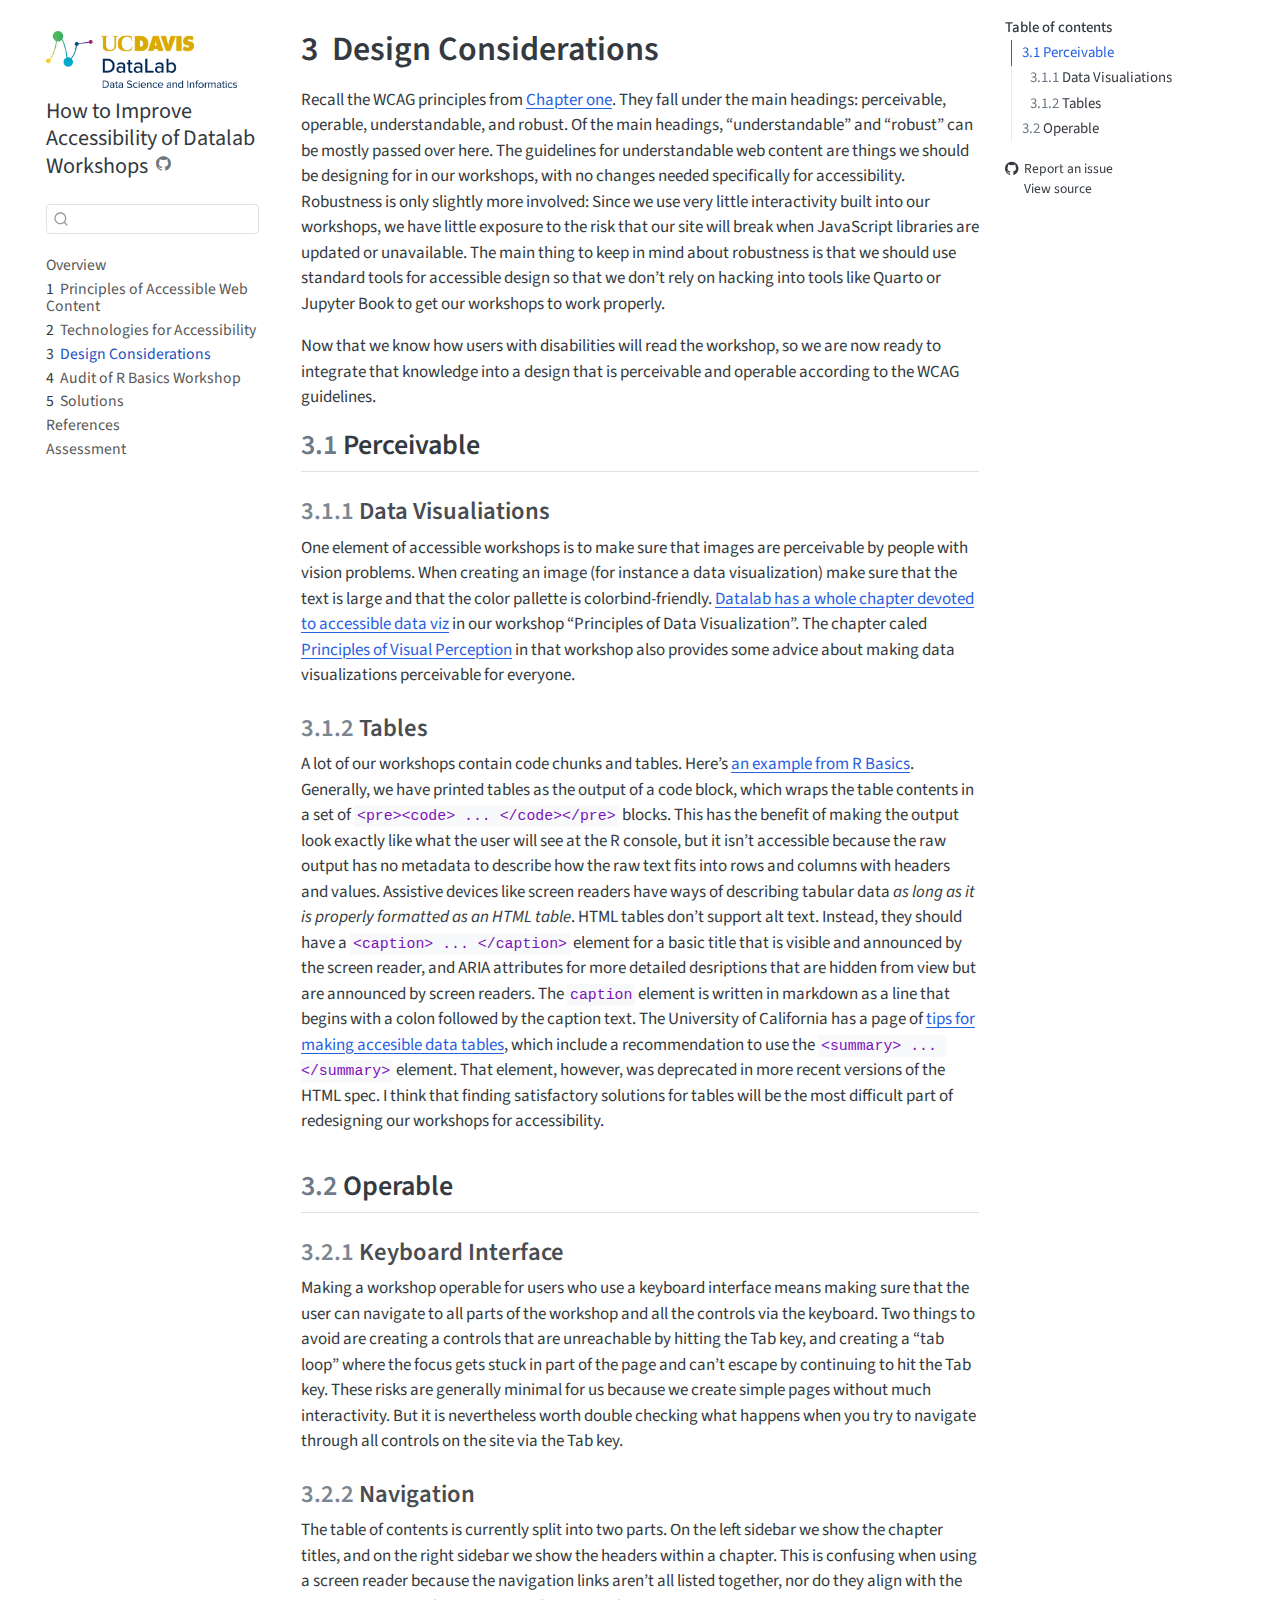
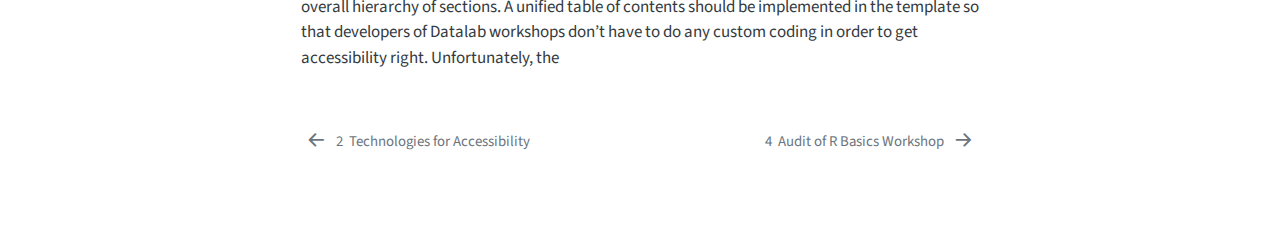
<file: docs/chapters/03_design_considerations.html>
<!DOCTYPE html>
<html xmlns="http://www.w3.org/1999/xhtml" lang="en" xml:lang="en"><head>

<meta charset="utf-8">
<meta name="generator" content="quarto-1.6.40">

<meta name="viewport" content="width=device-width, initial-scale=1.0, user-scalable=yes">


<title>3&nbsp; Design Considerations – How to Improve Accessibility of Datalab Workshops</title>
<style>
code{white-space: pre-wrap;}
span.smallcaps{font-variant: small-caps;}
div.columns{display: flex; gap: min(4vw, 1.5em);}
div.column{flex: auto; overflow-x: auto;}
div.hanging-indent{margin-left: 1.5em; text-indent: -1.5em;}
ul.task-list{list-style: none;}
ul.task-list li input[type="checkbox"] {
  width: 0.8em;
  margin: 0 0.8em 0.2em -1em; /* quarto-specific, see https://github.com/quarto-dev/quarto-cli/issues/4556 */ 
  vertical-align: middle;
}
</style>


<script src="../site_libs/quarto-nav/quarto-nav.js"></script>
<script src="../site_libs/quarto-nav/headroom.min.js"></script>
<script src="../site_libs/clipboard/clipboard.min.js"></script>
<script src="../site_libs/quarto-search/autocomplete.umd.js"></script>
<script src="../site_libs/quarto-search/fuse.min.js"></script>
<script src="../site_libs/quarto-search/quarto-search.js"></script>
<meta name="quarto:offset" content="../">
<link href="../chapters/04_audit_of_r_basics.html" rel="next">
<link href="../chapters/02_technologies.html" rel="prev">
<script src="../site_libs/quarto-html/quarto.js"></script>
<script src="../site_libs/quarto-html/popper.min.js"></script>
<script src="../site_libs/quarto-html/tippy.umd.min.js"></script>
<script src="../site_libs/quarto-html/anchor.min.js"></script>
<link href="../site_libs/quarto-html/tippy.css" rel="stylesheet">
<link href="../site_libs/quarto-html/quarto-syntax-highlighting-549806ee2085284f45b00abea8c6df48.css" rel="stylesheet" id="quarto-text-highlighting-styles">
<script src="../site_libs/bootstrap/bootstrap.min.js"></script>
<link href="../site_libs/bootstrap/bootstrap-icons.css" rel="stylesheet">
<link href="../site_libs/bootstrap/bootstrap-213acb23c76261678e0bc55413d360ca.min.css" rel="stylesheet" append-hash="true" id="quarto-bootstrap" data-mode="light">
<script id="quarto-search-options" type="application/json">{
  "location": "sidebar",
  "copy-button": false,
  "collapse-after": 3,
  "panel-placement": "start",
  "type": "textbox",
  "limit": 50,
  "keyboard-shortcut": [
    "f",
    "/",
    "s"
  ],
  "show-item-context": false,
  "language": {
    "search-no-results-text": "No results",
    "search-matching-documents-text": "matching documents",
    "search-copy-link-title": "Copy link to search",
    "search-hide-matches-text": "Hide additional matches",
    "search-more-match-text": "more match in this document",
    "search-more-matches-text": "more matches in this document",
    "search-clear-button-title": "Clear",
    "search-text-placeholder": "",
    "search-detached-cancel-button-title": "Cancel",
    "search-submit-button-title": "Submit",
    "search-label": "Search"
  }
}</script>


</head>

<body class="nav-sidebar floating">

<div id="quarto-search-results"></div>
  <header id="quarto-header" class="headroom fixed-top">
  <nav class="quarto-secondary-nav">
    <div class="container-fluid d-flex">
      <button type="button" class="quarto-btn-toggle btn" data-bs-toggle="collapse" role="button" data-bs-target=".quarto-sidebar-collapse-item" aria-controls="quarto-sidebar" aria-expanded="false" aria-label="Toggle sidebar navigation" onclick="if (window.quartoToggleHeadroom) { window.quartoToggleHeadroom(); }">
        <i class="bi bi-layout-text-sidebar-reverse"></i>
      </button>
        <nav class="quarto-page-breadcrumbs" aria-label="breadcrumb"><ol class="breadcrumb"><li class="breadcrumb-item"><a href="../chapters/03_design_considerations.html"><span class="chapter-number">3</span>&nbsp; <span class="chapter-title">Design Considerations</span></a></li></ol></nav>
        <a class="flex-grow-1" role="navigation" data-bs-toggle="collapse" data-bs-target=".quarto-sidebar-collapse-item" aria-controls="quarto-sidebar" aria-expanded="false" aria-label="Toggle sidebar navigation" onclick="if (window.quartoToggleHeadroom) { window.quartoToggleHeadroom(); }">      
        </a>
      <button type="button" class="btn quarto-search-button" aria-label="Search" onclick="window.quartoOpenSearch();">
        <i class="bi bi-search"></i>
      </button>
    </div>
  </nav>
</header>
<!-- content -->
<div id="quarto-content" class="quarto-container page-columns page-rows-contents page-layout-article">
<!-- sidebar -->
  <nav id="quarto-sidebar" class="sidebar collapse collapse-horizontal quarto-sidebar-collapse-item sidebar-navigation floating overflow-auto">
    <div class="pt-lg-2 mt-2 text-left sidebar-header sidebar-header-stacked">
      <a href="https://datalab.ucdavis.edu/" class="sidebar-logo-link">
      <img src="../images/datalab-logo-full-color-rgb-1.png" alt="" class="sidebar-logo py-0 d-lg-inline d-none">
      </a>
    <div class="sidebar-title mb-0 py-0">
      <a href="../">How to Improve Accessibility of Datalab Workshops</a> 
        <div class="sidebar-tools-main">
    <a href="https://github.com/ucdavisdatalab/workshop_quarto_accessibility" title="Source Code" class="quarto-navigation-tool px-1" aria-label="Source Code"><i class="bi bi-github"></i></a>
</div>
    </div>
      </div>
        <div class="mt-2 flex-shrink-0 align-items-center">
        <div class="sidebar-search">
        <div id="quarto-search" class="" title="Search"></div>
        </div>
        </div>
    <div class="sidebar-menu-container"> 
    <ul class="list-unstyled mt-1">
        <li class="sidebar-item">
  <div class="sidebar-item-container"> 
  <a href="../index.html" class="sidebar-item-text sidebar-link">
 <span class="menu-text">Overview</span></a>
  </div>
</li>
        <li class="sidebar-item">
  <div class="sidebar-item-container"> 
  <a href="../chapters/01_principles.html" class="sidebar-item-text sidebar-link">
 <span class="menu-text"><span class="chapter-number">1</span>&nbsp; <span class="chapter-title">Principles of Accessible Web Content</span></span></a>
  </div>
</li>
        <li class="sidebar-item">
  <div class="sidebar-item-container"> 
  <a href="../chapters/02_technologies.html" class="sidebar-item-text sidebar-link">
 <span class="menu-text"><span class="chapter-number">2</span>&nbsp; <span class="chapter-title">Technologies for Accessibility</span></span></a>
  </div>
</li>
        <li class="sidebar-item">
  <div class="sidebar-item-container"> 
  <a href="../chapters/03_design_considerations.html" class="sidebar-item-text sidebar-link active">
 <span class="menu-text"><span class="chapter-number">3</span>&nbsp; <span class="chapter-title">Design Considerations</span></span></a>
  </div>
</li>
        <li class="sidebar-item">
  <div class="sidebar-item-container"> 
  <a href="../chapters/04_audit_of_r_basics.html" class="sidebar-item-text sidebar-link">
 <span class="menu-text"><span class="chapter-number">4</span>&nbsp; <span class="chapter-title">Audit of R Basics Workshop</span></span></a>
  </div>
</li>
        <li class="sidebar-item">
  <div class="sidebar-item-container"> 
  <a href="../chapters/05_solutions.html" class="sidebar-item-text sidebar-link">
 <span class="menu-text"><span class="chapter-number">5</span>&nbsp; <span class="chapter-title">Solutions</span></span></a>
  </div>
</li>
        <li class="sidebar-item">
  <div class="sidebar-item-container"> 
  <a href="../chapters/references.html" class="sidebar-item-text sidebar-link">
 <span class="menu-text">References</span></a>
  </div>
</li>
        <li class="sidebar-item">
  <div class="sidebar-item-container"> 
  <a href="../chapters/assessment.html" class="sidebar-item-text sidebar-link">
 <span class="menu-text">Assessment</span></a>
  </div>
</li>
    </ul>
    </div>
</nav>
<div id="quarto-sidebar-glass" class="quarto-sidebar-collapse-item" data-bs-toggle="collapse" data-bs-target=".quarto-sidebar-collapse-item"></div>
<!-- margin-sidebar -->
    <div id="quarto-margin-sidebar" class="sidebar margin-sidebar">
        <nav id="TOC" role="doc-toc" aria-label="contents of this chapter" class="toc-active">
        <h2 id="toc-title">Table of contents</h2>
     
    <ul>
    <li><a href="#perceivable" id="toc-perceivable" class="nav-link active" data-scroll-target="#perceivable"><span class="header-section-number">3.1</span> Perceivable</a>
    <ul class="collapse">
    <li><a href="#data-visualiations" id="toc-data-visualiations" class="nav-link" data-scroll-target="#data-visualiations"><span class="header-section-number">3.1.1</span> Data Visualiations</a></li>
    <li><a href="#section-tables" id="toc-section-tables" class="nav-link" data-scroll-target="#section-tables"><span class="header-section-number">3.1.2</span> Tables</a></li>
    </ul></li>
    <li><a href="#operable" id="toc-operable" class="nav-link" data-scroll-target="#operable"><span class="header-section-number">3.2</span> Operable</a>
    <ul class="collapse">
    <li><a href="#keyboard-interface" id="toc-keyboard-interface" class="nav-link" data-scroll-target="#keyboard-interface"><span class="header-section-number">3.2.1</span> Keyboard Interface</a></li>
    <li><a href="#navigation" id="toc-navigation" class="nav-link" data-scroll-target="#navigation"><span class="header-section-number">3.2.2</span> Navigation</a></li>
    </ul></li>
    </ul>
  <div class="toc-actions"><ul><li><a href="https://github.com/ucdavisdatalab/workshop_quarto_accessibility/issues/new" class="toc-action"><i class="bi bi-github"></i>Report an issue</a></li><li><a href="https://github.com/ucdavisdatalab/workshop_quarto_accessibility/blob/main/chapters/03_design_considerations.qmd" class="toc-action"><i class="bi empty"></i>View source</a></li></ul></div></nav>
    </div>
<!-- main -->
<main class="content" id="quarto-document-content">

<header id="title-block-header" class="quarto-title-block default">
<div class="quarto-title">
<h1 class="title"><span class="chapter-number">3</span>&nbsp; <span class="chapter-title">Design Considerations</span></h1>
</div>



<div class="quarto-title-meta">

    
  
    
  </div>
  


</header>


<p>Recall the WCAG principles from <a href="https://ucdavisdatalab.github.io/workshop_accessibility/01_principles.html">Chapter one</a>. They fall under the main headings: perceivable, operable, understandable, and robust. Of the main headings, “understandable” and “robust” can be mostly passed over here. The guidelines for understandable web content are things we should be designing for in our workshops, with no changes needed specifically for accessibility. Robustness is only slightly more involved: Since we use very little interactivity built into our workshops, we have little exposure to the risk that our site will break when JavaScript libraries are updated or unavailable. The main thing to keep in mind about robustness is that we should use standard tools for accessible design so that we don’t rely on hacking into tools like Quarto or Jupyter Book to get our workshops to work properly.</p>
<p>Now that we know how users with disabilities will read the workshop, so we are now ready to integrate that knowledge into a design that is perceivable and operable according to the WCAG guidelines.</p>
<section id="perceivable" class="level2" data-number="3.1">
<h2 data-number="3.1" class="anchored" data-anchor-id="perceivable"><span class="header-section-number">3.1</span> Perceivable</h2>
<section id="data-visualiations" class="level3" data-number="3.1.1">
<h3 data-number="3.1.1" class="anchored" data-anchor-id="data-visualiations"><span class="header-section-number">3.1.1</span> Data Visualiations</h3>
<p>One element of accessible workshops is to make sure that images are perceivable by people with vision problems. When creating an image (for instance a data visualization) make sure that the text is large and that the color pallette is colorbind-friendly. <a href="https://ucdavisdatalab.github.io/workshop_data_viz_principles/accessible-data-visualizations.html">Datalab has a whole chapter devoted to accessible data viz</a> in our workshop “Principles of Data Visualization”. The chapter caled <a href="https://ucdavisdatalab.github.io/workshop_data_viz_principles/principles-of-visual-perception.html">Principles of Visual Perception</a> in that workshop also provides some advice about making data visualizations perceivable for everyone.</p>
</section>
<section id="section-tables" class="level3" data-number="3.1.2">
<h3 data-number="3.1.2" class="anchored" data-anchor-id="section-tables"><span class="header-section-number">3.1.2</span> Tables</h3>
<p>A lot of our workshops contain code chunks and tables. Here’s <a href="https://ucdavisdatalab.github.io/workshop_r_basics/chapters/03_exploring-data.html#two-dimensional-indexing">an example from R Basics</a>. Generally, we have printed tables as the output of a code block, which wraps the table contents in a set of <code>&lt;pre&gt;&lt;code&gt; ... &lt;/code&gt;&lt;/pre&gt;</code> blocks. This has the benefit of making the output look exactly like what the user will see at the R console, but it isn’t accessible because the raw output has no metadata to describe how the raw text fits into rows and columns with headers and values. Assistive devices like screen readers have ways of describing tabular data <em>as long as it is properly formatted as an HTML table</em>. HTML tables don’t support alt text. Instead, they should have a <code>&lt;caption&gt; ... &lt;/caption&gt;</code> element for a basic title that is visible and announced by the screen reader, and ARIA attributes for more detailed desriptions that are hidden from view but are announced by screen readers. The <code>caption</code> element is written in markdown as a line that begins with a colon followed by the caption text. The University of California has a page of <a href="https://www.ucop.edu/electronic-accessibility/web-developers/advanced-tips/mark-up-data-tables-correctly.html">tips for making accesible data tables</a>, which include a recommendation to use the <code>&lt;summary&gt; ... &lt;/summary&gt;</code> element. That element, however, was deprecated in more recent versions of the HTML spec. I think that finding satisfactory solutions for tables will be the most difficult part of redesigning our workshops for accessibility.</p>
</section>
</section>
<section id="operable" class="level2" data-number="3.2">
<h2 data-number="3.2" class="anchored" data-anchor-id="operable"><span class="header-section-number">3.2</span> Operable</h2>
<section id="keyboard-interface" class="level3" data-number="3.2.1">
<h3 data-number="3.2.1" class="anchored" data-anchor-id="keyboard-interface"><span class="header-section-number">3.2.1</span> Keyboard Interface</h3>
<p>Making a workshop operable for users who use a keyboard interface means making sure that the user can navigate to all parts of the workshop and all the controls via the keyboard. Two things to avoid are creating a controls that are unreachable by hitting the Tab key, and creating a “tab loop” where the focus gets stuck in part of the page and can’t escape by continuing to hit the Tab key. These risks are generally minimal for us because we create simple pages without much interactivity. But it is nevertheless worth double checking what happens when you try to navigate through all controls on the site via the Tab key.</p>
</section>
<section id="navigation" class="level3" data-number="3.2.2">
<h3 data-number="3.2.2" class="anchored" data-anchor-id="navigation"><span class="header-section-number">3.2.2</span> Navigation</h3>
<p>The table of contents is currently split into two parts. On the left sidebar we show the chapter titles, and on the right sidebar we show the headers within a chapter. This is confusing when using a screen reader because the navigation links aren’t all listed together, nor do they align with the overall hierarchy of sections. A unified table of contents should be implemented in the template so that developers of Datalab workshops don’t have to do any custom coding in order to get accessibility right. Unfortunately, the</p>


</section>
</section>

</main> <!-- /main -->
<script id="quarto-html-after-body" type="application/javascript">
window.document.addEventListener("DOMContentLoaded", function (event) {
  const toggleBodyColorMode = (bsSheetEl) => {
    const mode = bsSheetEl.getAttribute("data-mode");
    const bodyEl = window.document.querySelector("body");
    if (mode === "dark") {
      bodyEl.classList.add("quarto-dark");
      bodyEl.classList.remove("quarto-light");
    } else {
      bodyEl.classList.add("quarto-light");
      bodyEl.classList.remove("quarto-dark");
    }
  }
  const toggleBodyColorPrimary = () => {
    const bsSheetEl = window.document.querySelector("link#quarto-bootstrap");
    if (bsSheetEl) {
      toggleBodyColorMode(bsSheetEl);
    }
  }
  toggleBodyColorPrimary();  
  const icon = "";
  const anchorJS = new window.AnchorJS();
  anchorJS.options = {
    placement: 'right',
    icon: icon
  };
  anchorJS.add('.anchored');
  const isCodeAnnotation = (el) => {
    for (const clz of el.classList) {
      if (clz.startsWith('code-annotation-')) {                     
        return true;
      }
    }
    return false;
  }
  const onCopySuccess = function(e) {
    // button target
    const button = e.trigger;
    // don't keep focus
    button.blur();
    // flash "checked"
    button.classList.add('code-copy-button-checked');
    var currentTitle = button.getAttribute("title");
    button.setAttribute("title", "Copied!");
    let tooltip;
    if (window.bootstrap) {
      button.setAttribute("data-bs-toggle", "tooltip");
      button.setAttribute("data-bs-placement", "left");
      button.setAttribute("data-bs-title", "Copied!");
      tooltip = new bootstrap.Tooltip(button, 
        { trigger: "manual", 
          customClass: "code-copy-button-tooltip",
          offset: [0, -8]});
      tooltip.show();    
    }
    setTimeout(function() {
      if (tooltip) {
        tooltip.hide();
        button.removeAttribute("data-bs-title");
        button.removeAttribute("data-bs-toggle");
        button.removeAttribute("data-bs-placement");
      }
      button.setAttribute("title", currentTitle);
      button.classList.remove('code-copy-button-checked');
    }, 1000);
    // clear code selection
    e.clearSelection();
  }
  const getTextToCopy = function(trigger) {
      const codeEl = trigger.previousElementSibling.cloneNode(true);
      for (const childEl of codeEl.children) {
        if (isCodeAnnotation(childEl)) {
          childEl.remove();
        }
      }
      return codeEl.innerText;
  }
  const clipboard = new window.ClipboardJS('.code-copy-button:not([data-in-quarto-modal])', {
    text: getTextToCopy
  });
  clipboard.on('success', onCopySuccess);
  if (window.document.getElementById('quarto-embedded-source-code-modal')) {
    const clipboardModal = new window.ClipboardJS('.code-copy-button[data-in-quarto-modal]', {
      text: getTextToCopy,
      container: window.document.getElementById('quarto-embedded-source-code-modal')
    });
    clipboardModal.on('success', onCopySuccess);
  }
    var localhostRegex = new RegExp(/^(?:http|https):\/\/localhost\:?[0-9]*\//);
    var mailtoRegex = new RegExp(/^mailto:/);
      var filterRegex = new RegExp('/' + window.location.host + '/');
    var isInternal = (href) => {
        return filterRegex.test(href) || localhostRegex.test(href) || mailtoRegex.test(href);
    }
    // Inspect non-navigation links and adorn them if external
 	var links = window.document.querySelectorAll('a[href]:not(.nav-link):not(.navbar-brand):not(.toc-action):not(.sidebar-link):not(.sidebar-item-toggle):not(.pagination-link):not(.no-external):not([aria-hidden]):not(.dropdown-item):not(.quarto-navigation-tool):not(.about-link)');
    for (var i=0; i<links.length; i++) {
      const link = links[i];
      if (!isInternal(link.href)) {
        // undo the damage that might have been done by quarto-nav.js in the case of
        // links that we want to consider external
        if (link.dataset.originalHref !== undefined) {
          link.href = link.dataset.originalHref;
        }
      }
    }
  function tippyHover(el, contentFn, onTriggerFn, onUntriggerFn) {
    const config = {
      allowHTML: true,
      maxWidth: 500,
      delay: 100,
      arrow: false,
      appendTo: function(el) {
          return el.parentElement;
      },
      interactive: true,
      interactiveBorder: 10,
      theme: 'quarto',
      placement: 'bottom-start',
    };
    if (contentFn) {
      config.content = contentFn;
    }
    if (onTriggerFn) {
      config.onTrigger = onTriggerFn;
    }
    if (onUntriggerFn) {
      config.onUntrigger = onUntriggerFn;
    }
    window.tippy(el, config); 
  }
  const noterefs = window.document.querySelectorAll('a[role="doc-noteref"]');
  for (var i=0; i<noterefs.length; i++) {
    const ref = noterefs[i];
    tippyHover(ref, function() {
      // use id or data attribute instead here
      let href = ref.getAttribute('data-footnote-href') || ref.getAttribute('href');
      try { href = new URL(href).hash; } catch {}
      const id = href.replace(/^#\/?/, "");
      const note = window.document.getElementById(id);
      if (note) {
        return note.innerHTML;
      } else {
        return "";
      }
    });
  }
  const xrefs = window.document.querySelectorAll('a.quarto-xref');
  const processXRef = (id, note) => {
    // Strip column container classes
    const stripColumnClz = (el) => {
      el.classList.remove("page-full", "page-columns");
      if (el.children) {
        for (const child of el.children) {
          stripColumnClz(child);
        }
      }
    }
    stripColumnClz(note)
    if (id === null || id.startsWith('sec-')) {
      // Special case sections, only their first couple elements
      const container = document.createElement("div");
      if (note.children && note.children.length > 2) {
        container.appendChild(note.children[0].cloneNode(true));
        for (let i = 1; i < note.children.length; i++) {
          const child = note.children[i];
          if (child.tagName === "P" && child.innerText === "") {
            continue;
          } else {
            container.appendChild(child.cloneNode(true));
            break;
          }
        }
        if (window.Quarto?.typesetMath) {
          window.Quarto.typesetMath(container);
        }
        return container.innerHTML
      } else {
        if (window.Quarto?.typesetMath) {
          window.Quarto.typesetMath(note);
        }
        return note.innerHTML;
      }
    } else {
      // Remove any anchor links if they are present
      const anchorLink = note.querySelector('a.anchorjs-link');
      if (anchorLink) {
        anchorLink.remove();
      }
      if (window.Quarto?.typesetMath) {
        window.Quarto.typesetMath(note);
      }
      if (note.classList.contains("callout")) {
        return note.outerHTML;
      } else {
        return note.innerHTML;
      }
    }
  }
  for (var i=0; i<xrefs.length; i++) {
    const xref = xrefs[i];
    tippyHover(xref, undefined, function(instance) {
      instance.disable();
      let url = xref.getAttribute('href');
      let hash = undefined; 
      if (url.startsWith('#')) {
        hash = url;
      } else {
        try { hash = new URL(url).hash; } catch {}
      }
      if (hash) {
        const id = hash.replace(/^#\/?/, "");
        const note = window.document.getElementById(id);
        if (note !== null) {
          try {
            const html = processXRef(id, note.cloneNode(true));
            instance.setContent(html);
          } finally {
            instance.enable();
            instance.show();
          }
        } else {
          // See if we can fetch this
          fetch(url.split('#')[0])
          .then(res => res.text())
          .then(html => {
            const parser = new DOMParser();
            const htmlDoc = parser.parseFromString(html, "text/html");
            const note = htmlDoc.getElementById(id);
            if (note !== null) {
              const html = processXRef(id, note);
              instance.setContent(html);
            } 
          }).finally(() => {
            instance.enable();
            instance.show();
          });
        }
      } else {
        // See if we can fetch a full url (with no hash to target)
        // This is a special case and we should probably do some content thinning / targeting
        fetch(url)
        .then(res => res.text())
        .then(html => {
          const parser = new DOMParser();
          const htmlDoc = parser.parseFromString(html, "text/html");
          const note = htmlDoc.querySelector('main.content');
          if (note !== null) {
            // This should only happen for chapter cross references
            // (since there is no id in the URL)
            // remove the first header
            if (note.children.length > 0 && note.children[0].tagName === "HEADER") {
              note.children[0].remove();
            }
            const html = processXRef(null, note);
            instance.setContent(html);
          } 
        }).finally(() => {
          instance.enable();
          instance.show();
        });
      }
    }, function(instance) {
    });
  }
      let selectedAnnoteEl;
      const selectorForAnnotation = ( cell, annotation) => {
        let cellAttr = 'data-code-cell="' + cell + '"';
        let lineAttr = 'data-code-annotation="' +  annotation + '"';
        const selector = 'span[' + cellAttr + '][' + lineAttr + ']';
        return selector;
      }
      const selectCodeLines = (annoteEl) => {
        const doc = window.document;
        const targetCell = annoteEl.getAttribute("data-target-cell");
        const targetAnnotation = annoteEl.getAttribute("data-target-annotation");
        const annoteSpan = window.document.querySelector(selectorForAnnotation(targetCell, targetAnnotation));
        const lines = annoteSpan.getAttribute("data-code-lines").split(",");
        const lineIds = lines.map((line) => {
          return targetCell + "-" + line;
        })
        let top = null;
        let height = null;
        let parent = null;
        if (lineIds.length > 0) {
            //compute the position of the single el (top and bottom and make a div)
            const el = window.document.getElementById(lineIds[0]);
            top = el.offsetTop;
            height = el.offsetHeight;
            parent = el.parentElement.parentElement;
          if (lineIds.length > 1) {
            const lastEl = window.document.getElementById(lineIds[lineIds.length - 1]);
            const bottom = lastEl.offsetTop + lastEl.offsetHeight;
            height = bottom - top;
          }
          if (top !== null && height !== null && parent !== null) {
            // cook up a div (if necessary) and position it 
            let div = window.document.getElementById("code-annotation-line-highlight");
            if (div === null) {
              div = window.document.createElement("div");
              div.setAttribute("id", "code-annotation-line-highlight");
              div.style.position = 'absolute';
              parent.appendChild(div);
            }
            div.style.top = top - 2 + "px";
            div.style.height = height + 4 + "px";
            div.style.left = 0;
            let gutterDiv = window.document.getElementById("code-annotation-line-highlight-gutter");
            if (gutterDiv === null) {
              gutterDiv = window.document.createElement("div");
              gutterDiv.setAttribute("id", "code-annotation-line-highlight-gutter");
              gutterDiv.style.position = 'absolute';
              const codeCell = window.document.getElementById(targetCell);
              const gutter = codeCell.querySelector('.code-annotation-gutter');
              gutter.appendChild(gutterDiv);
            }
            gutterDiv.style.top = top - 2 + "px";
            gutterDiv.style.height = height + 4 + "px";
          }
          selectedAnnoteEl = annoteEl;
        }
      };
      const unselectCodeLines = () => {
        const elementsIds = ["code-annotation-line-highlight", "code-annotation-line-highlight-gutter"];
        elementsIds.forEach((elId) => {
          const div = window.document.getElementById(elId);
          if (div) {
            div.remove();
          }
        });
        selectedAnnoteEl = undefined;
      };
        // Handle positioning of the toggle
    window.addEventListener(
      "resize",
      throttle(() => {
        elRect = undefined;
        if (selectedAnnoteEl) {
          selectCodeLines(selectedAnnoteEl);
        }
      }, 10)
    );
    function throttle(fn, ms) {
    let throttle = false;
    let timer;
      return (...args) => {
        if(!throttle) { // first call gets through
            fn.apply(this, args);
            throttle = true;
        } else { // all the others get throttled
            if(timer) clearTimeout(timer); // cancel #2
            timer = setTimeout(() => {
              fn.apply(this, args);
              timer = throttle = false;
            }, ms);
        }
      };
    }
      // Attach click handler to the DT
      const annoteDls = window.document.querySelectorAll('dt[data-target-cell]');
      for (const annoteDlNode of annoteDls) {
        annoteDlNode.addEventListener('click', (event) => {
          const clickedEl = event.target;
          if (clickedEl !== selectedAnnoteEl) {
            unselectCodeLines();
            const activeEl = window.document.querySelector('dt[data-target-cell].code-annotation-active');
            if (activeEl) {
              activeEl.classList.remove('code-annotation-active');
            }
            selectCodeLines(clickedEl);
            clickedEl.classList.add('code-annotation-active');
          } else {
            // Unselect the line
            unselectCodeLines();
            clickedEl.classList.remove('code-annotation-active');
          }
        });
      }
  const findCites = (el) => {
    const parentEl = el.parentElement;
    if (parentEl) {
      const cites = parentEl.dataset.cites;
      if (cites) {
        return {
          el,
          cites: cites.split(' ')
        };
      } else {
        return findCites(el.parentElement)
      }
    } else {
      return undefined;
    }
  };
  var bibliorefs = window.document.querySelectorAll('a[role="doc-biblioref"]');
  for (var i=0; i<bibliorefs.length; i++) {
    const ref = bibliorefs[i];
    const citeInfo = findCites(ref);
    if (citeInfo) {
      tippyHover(citeInfo.el, function() {
        var popup = window.document.createElement('div');
        citeInfo.cites.forEach(function(cite) {
          var citeDiv = window.document.createElement('div');
          citeDiv.classList.add('hanging-indent');
          citeDiv.classList.add('csl-entry');
          var biblioDiv = window.document.getElementById('ref-' + cite);
          if (biblioDiv) {
            citeDiv.innerHTML = biblioDiv.innerHTML;
          }
          popup.appendChild(citeDiv);
        });
        return popup.innerHTML;
      });
    }
  }
});
</script>
<nav class="page-navigation">
  <div class="nav-page nav-page-previous">
      <a href="../chapters/02_technologies.html" class="pagination-link" aria-label="Technologies for Accessibility">
        <i class="bi bi-arrow-left-short"></i> <span class="nav-page-text"><span class="chapter-number">2</span>&nbsp; <span class="chapter-title">Technologies for Accessibility</span></span>
      </a>          
  </div>
  <div class="nav-page nav-page-next">
      <a href="../chapters/04_audit_of_r_basics.html" class="pagination-link" aria-label="Audit of R Basics Workshop">
        <span class="nav-page-text"><span class="chapter-number">4</span>&nbsp; <span class="chapter-title">Audit of R Basics Workshop</span></span> <i class="bi bi-arrow-right-short"></i>
      </a>
  </div>
</nav>
</div> <!-- /content -->




<footer class="footer"><div class="nav-footer"><div class="nav-footer-center"><div class="toc-actions d-sm-block d-md-none"><ul><li><a href="https://github.com/ucdavisdatalab/workshop_quarto_accessibility/issues/new" class="toc-action"><i class="bi bi-github"></i>Report an issue</a></li><li><a href="https://github.com/ucdavisdatalab/workshop_quarto_accessibility/blob/main/chapters/03_design_considerations.qmd" class="toc-action"><i class="bi empty"></i>View source</a></li></ul></div></div></div></footer></body></html>
</file>
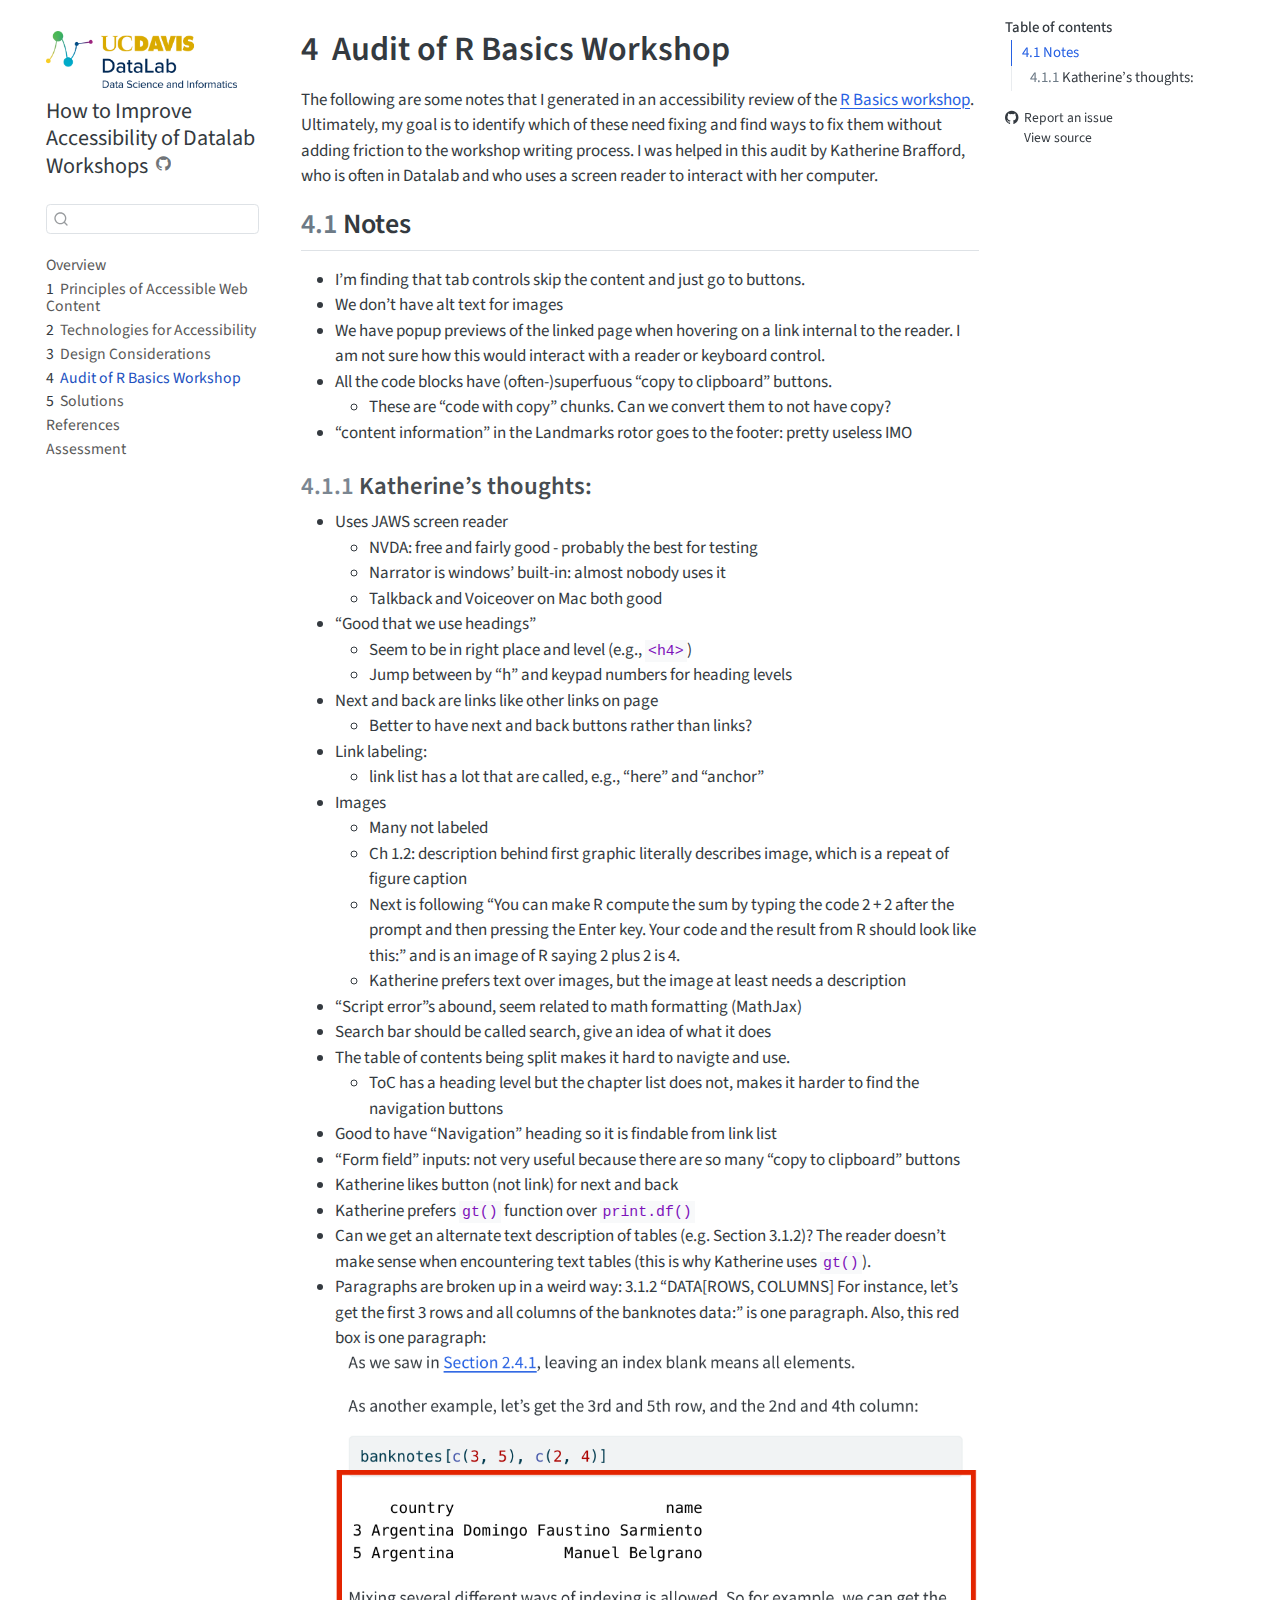
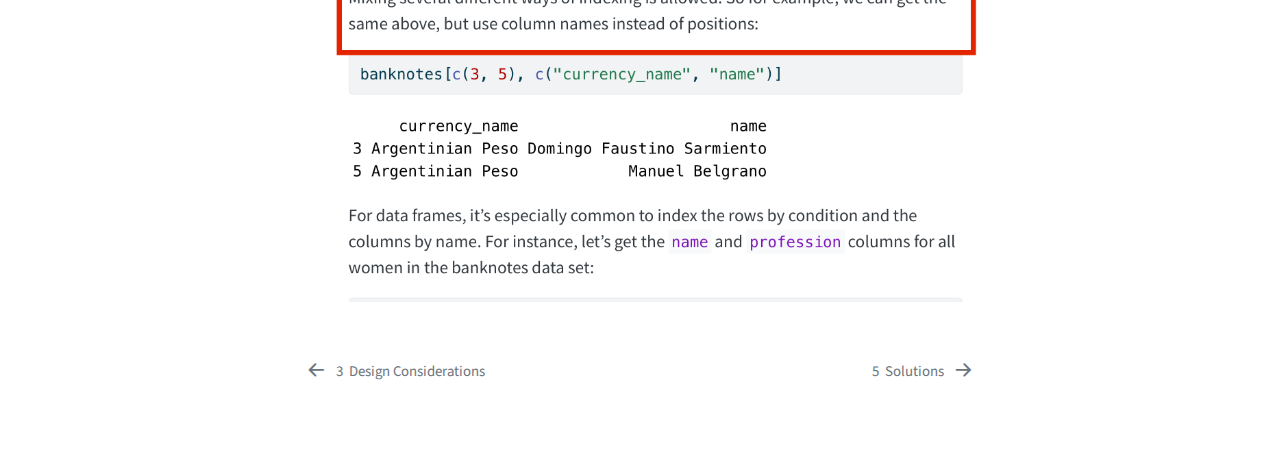
<file: docs/chapters/04_audit_of_r_basics.html>
<!DOCTYPE html>
<html xmlns="http://www.w3.org/1999/xhtml" lang="en" xml:lang="en"><head>

<meta charset="utf-8">
<meta name="generator" content="quarto-1.6.40">

<meta name="viewport" content="width=device-width, initial-scale=1.0, user-scalable=yes">


<title>4&nbsp; Audit of R Basics Workshop – How to Improve Accessibility of Datalab Workshops</title>
<style>
code{white-space: pre-wrap;}
span.smallcaps{font-variant: small-caps;}
div.columns{display: flex; gap: min(4vw, 1.5em);}
div.column{flex: auto; overflow-x: auto;}
div.hanging-indent{margin-left: 1.5em; text-indent: -1.5em;}
ul.task-list{list-style: none;}
ul.task-list li input[type="checkbox"] {
  width: 0.8em;
  margin: 0 0.8em 0.2em -1em; /* quarto-specific, see https://github.com/quarto-dev/quarto-cli/issues/4556 */ 
  vertical-align: middle;
}
</style>


<script src="../site_libs/quarto-nav/quarto-nav.js"></script>
<script src="../site_libs/quarto-nav/headroom.min.js"></script>
<script src="../site_libs/clipboard/clipboard.min.js"></script>
<script src="../site_libs/quarto-search/autocomplete.umd.js"></script>
<script src="../site_libs/quarto-search/fuse.min.js"></script>
<script src="../site_libs/quarto-search/quarto-search.js"></script>
<meta name="quarto:offset" content="../">
<link href="../chapters/05_solutions.html" rel="next">
<link href="../chapters/03_design_considerations.html" rel="prev">
<script src="../site_libs/quarto-html/quarto.js"></script>
<script src="../site_libs/quarto-html/popper.min.js"></script>
<script src="../site_libs/quarto-html/tippy.umd.min.js"></script>
<script src="../site_libs/quarto-html/anchor.min.js"></script>
<link href="../site_libs/quarto-html/tippy.css" rel="stylesheet">
<link href="../site_libs/quarto-html/quarto-syntax-highlighting-549806ee2085284f45b00abea8c6df48.css" rel="stylesheet" id="quarto-text-highlighting-styles">
<script src="../site_libs/bootstrap/bootstrap.min.js"></script>
<link href="../site_libs/bootstrap/bootstrap-icons.css" rel="stylesheet">
<link href="../site_libs/bootstrap/bootstrap-213acb23c76261678e0bc55413d360ca.min.css" rel="stylesheet" append-hash="true" id="quarto-bootstrap" data-mode="light">
<script id="quarto-search-options" type="application/json">{
  "location": "sidebar",
  "copy-button": false,
  "collapse-after": 3,
  "panel-placement": "start",
  "type": "textbox",
  "limit": 50,
  "keyboard-shortcut": [
    "f",
    "/",
    "s"
  ],
  "show-item-context": false,
  "language": {
    "search-no-results-text": "No results",
    "search-matching-documents-text": "matching documents",
    "search-copy-link-title": "Copy link to search",
    "search-hide-matches-text": "Hide additional matches",
    "search-more-match-text": "more match in this document",
    "search-more-matches-text": "more matches in this document",
    "search-clear-button-title": "Clear",
    "search-text-placeholder": "",
    "search-detached-cancel-button-title": "Cancel",
    "search-submit-button-title": "Submit",
    "search-label": "Search"
  }
}</script>


</head>

<body class="nav-sidebar floating">

<div id="quarto-search-results"></div>
  <header id="quarto-header" class="headroom fixed-top">
  <nav class="quarto-secondary-nav">
    <div class="container-fluid d-flex">
      <button type="button" class="quarto-btn-toggle btn" data-bs-toggle="collapse" role="button" data-bs-target=".quarto-sidebar-collapse-item" aria-controls="quarto-sidebar" aria-expanded="false" aria-label="Toggle sidebar navigation" onclick="if (window.quartoToggleHeadroom) { window.quartoToggleHeadroom(); }">
        <i class="bi bi-layout-text-sidebar-reverse"></i>
      </button>
        <nav class="quarto-page-breadcrumbs" aria-label="breadcrumb"><ol class="breadcrumb"><li class="breadcrumb-item"><a href="../chapters/04_audit_of_r_basics.html"><span class="chapter-number">4</span>&nbsp; <span class="chapter-title">Audit of R Basics Workshop</span></a></li></ol></nav>
        <a class="flex-grow-1" role="navigation" data-bs-toggle="collapse" data-bs-target=".quarto-sidebar-collapse-item" aria-controls="quarto-sidebar" aria-expanded="false" aria-label="Toggle sidebar navigation" onclick="if (window.quartoToggleHeadroom) { window.quartoToggleHeadroom(); }">      
        </a>
      <button type="button" class="btn quarto-search-button" aria-label="Search" onclick="window.quartoOpenSearch();">
        <i class="bi bi-search"></i>
      </button>
    </div>
  </nav>
</header>
<!-- content -->
<div id="quarto-content" class="quarto-container page-columns page-rows-contents page-layout-article">
<!-- sidebar -->
  <nav id="quarto-sidebar" class="sidebar collapse collapse-horizontal quarto-sidebar-collapse-item sidebar-navigation floating overflow-auto">
    <div class="pt-lg-2 mt-2 text-left sidebar-header sidebar-header-stacked">
      <a href="https://datalab.ucdavis.edu/" class="sidebar-logo-link">
      <img src="../images/datalab-logo-full-color-rgb-1.png" alt="" class="sidebar-logo py-0 d-lg-inline d-none">
      </a>
    <div class="sidebar-title mb-0 py-0">
      <a href="../">How to Improve Accessibility of Datalab Workshops</a> 
        <div class="sidebar-tools-main">
    <a href="https://github.com/ucdavisdatalab/workshop_quarto_accessibility" title="Source Code" class="quarto-navigation-tool px-1" aria-label="Source Code"><i class="bi bi-github"></i></a>
</div>
    </div>
      </div>
        <div class="mt-2 flex-shrink-0 align-items-center">
        <div class="sidebar-search">
        <div id="quarto-search" class="" title="Search"></div>
        </div>
        </div>
    <div class="sidebar-menu-container"> 
    <ul class="list-unstyled mt-1">
        <li class="sidebar-item">
  <div class="sidebar-item-container"> 
  <a href="../index.html" class="sidebar-item-text sidebar-link">
 <span class="menu-text">Overview</span></a>
  </div>
</li>
        <li class="sidebar-item">
  <div class="sidebar-item-container"> 
  <a href="../chapters/01_principles.html" class="sidebar-item-text sidebar-link">
 <span class="menu-text"><span class="chapter-number">1</span>&nbsp; <span class="chapter-title">Principles of Accessible Web Content</span></span></a>
  </div>
</li>
        <li class="sidebar-item">
  <div class="sidebar-item-container"> 
  <a href="../chapters/02_technologies.html" class="sidebar-item-text sidebar-link">
 <span class="menu-text"><span class="chapter-number">2</span>&nbsp; <span class="chapter-title">Technologies for Accessibility</span></span></a>
  </div>
</li>
        <li class="sidebar-item">
  <div class="sidebar-item-container"> 
  <a href="../chapters/03_design_considerations.html" class="sidebar-item-text sidebar-link">
 <span class="menu-text"><span class="chapter-number">3</span>&nbsp; <span class="chapter-title">Design Considerations</span></span></a>
  </div>
</li>
        <li class="sidebar-item">
  <div class="sidebar-item-container"> 
  <a href="../chapters/04_audit_of_r_basics.html" class="sidebar-item-text sidebar-link active">
 <span class="menu-text"><span class="chapter-number">4</span>&nbsp; <span class="chapter-title">Audit of R Basics Workshop</span></span></a>
  </div>
</li>
        <li class="sidebar-item">
  <div class="sidebar-item-container"> 
  <a href="../chapters/05_solutions.html" class="sidebar-item-text sidebar-link">
 <span class="menu-text"><span class="chapter-number">5</span>&nbsp; <span class="chapter-title">Solutions</span></span></a>
  </div>
</li>
        <li class="sidebar-item">
  <div class="sidebar-item-container"> 
  <a href="../chapters/references.html" class="sidebar-item-text sidebar-link">
 <span class="menu-text">References</span></a>
  </div>
</li>
        <li class="sidebar-item">
  <div class="sidebar-item-container"> 
  <a href="../chapters/assessment.html" class="sidebar-item-text sidebar-link">
 <span class="menu-text">Assessment</span></a>
  </div>
</li>
    </ul>
    </div>
</nav>
<div id="quarto-sidebar-glass" class="quarto-sidebar-collapse-item" data-bs-toggle="collapse" data-bs-target=".quarto-sidebar-collapse-item"></div>
<!-- margin-sidebar -->
    <div id="quarto-margin-sidebar" class="sidebar margin-sidebar">
        <nav id="TOC" role="doc-toc" aria-label="contents of this chapter" class="toc-active">
        <h2 id="toc-title">Table of contents</h2>
     
    <ul>
    <li><a href="#notes" id="toc-notes" class="nav-link active" data-scroll-target="#notes"><span class="header-section-number">4.1</span> Notes</a>
    <ul class="collapse">
    <li><a href="#katherines-thoughts" id="toc-katherines-thoughts" class="nav-link" data-scroll-target="#katherines-thoughts"><span class="header-section-number">4.1.1</span> Katherine’s thoughts:</a></li>
    </ul></li>
    </ul>
  <div class="toc-actions"><ul><li><a href="https://github.com/ucdavisdatalab/workshop_quarto_accessibility/issues/new" class="toc-action"><i class="bi bi-github"></i>Report an issue</a></li><li><a href="https://github.com/ucdavisdatalab/workshop_quarto_accessibility/blob/main/chapters/04_audit_of_r_basics.qmd" class="toc-action"><i class="bi empty"></i>View source</a></li></ul></div></nav>
    </div>
<!-- main -->
<main class="content" id="quarto-document-content">

<header id="title-block-header" class="quarto-title-block default">
<div class="quarto-title">
<h1 class="title"><span class="chapter-number">4</span>&nbsp; <span class="chapter-title">Audit of R Basics Workshop</span></h1>
</div>



<div class="quarto-title-meta">

    
  
    
  </div>
  


</header>


<p>The following are some notes that I generated in an accessibility review of the <a href="https://ucdavisdatalab.github.io/workshop_r_basics/">R Basics workshop</a>. Ultimately, my goal is to identify which of these need fixing and find ways to fix them without adding friction to the workshop writing process. I was helped in this audit by Katherine Brafford, who is often in Datalab and who uses a screen reader to interact with her computer.</p>
<section id="notes" class="level2" data-number="4.1">
<h2 data-number="4.1" class="anchored" data-anchor-id="notes"><span class="header-section-number">4.1</span> Notes</h2>
<ul>
<li>I’m finding that tab controls skip the content and just go to buttons.</li>
<li>We don’t have alt text for images</li>
<li>We have popup previews of the linked page when hovering on a link internal to the reader. I am not sure how this would interact with a reader or keyboard control.</li>
<li>All the code blocks have (often-)superfuous “copy to clipboard” buttons.
<ul>
<li>These are “code with copy” chunks. Can we convert them to not have copy?</li>
</ul></li>
<li>“content information” in the Landmarks rotor goes to the footer: pretty useless IMO</li>
</ul>
<section id="katherines-thoughts" class="level3" data-number="4.1.1">
<h3 data-number="4.1.1" class="anchored" data-anchor-id="katherines-thoughts"><span class="header-section-number">4.1.1</span> Katherine’s thoughts:</h3>
<ul>
<li>Uses JAWS screen reader
<ul>
<li>NVDA: free and fairly good - probably the best for testing</li>
<li>Narrator is windows’ built-in: almost nobody uses it</li>
<li>Talkback and Voiceover on Mac both good</li>
</ul></li>
<li>“Good that we use headings”
<ul>
<li>Seem to be in right place and level (e.g., <code>&lt;h4&gt;</code>)</li>
<li>Jump between by “h” and keypad numbers for heading levels</li>
</ul></li>
<li>Next and back are links like other links on page
<ul>
<li>Better to have next and back buttons rather than links?</li>
</ul></li>
<li>Link labeling:
<ul>
<li>link list has a lot that are called, e.g., “here” and “anchor”</li>
</ul></li>
<li>Images
<ul>
<li>Many not labeled</li>
<li>Ch 1.2: description behind first graphic literally describes image, which is a repeat of figure caption</li>
<li>Next is following “You can make R compute the sum by typing the code 2 + 2 after the prompt and then pressing the Enter key. Your code and the result from R should look like this:” and is an image of R saying 2 plus 2 is 4.</li>
<li>Katherine prefers text over images, but the image at least needs a description</li>
</ul></li>
<li>“Script error”s abound, seem related to math formatting (MathJax)</li>
<li>Search bar should be called search, give an idea of what it does</li>
<li>The table of contents being split makes it hard to navigte and use.
<ul>
<li>ToC has a heading level but the chapter list does not, makes it harder to find the navigation buttons</li>
</ul></li>
<li>Good to have “Navigation” heading so it is findable from link list</li>
<li>“Form field” inputs: not very useful because there are so many “copy to clipboard” buttons</li>
<li>Katherine likes button (not link) for next and back</li>
<li>Katherine prefers <code>gt()</code> function over <code>print.df()</code></li>
<li>Can we get an alternate text description of tables (e.g.&nbsp;Section 3.1.2)? The reader doesn’t make sense when encountering text tables (this is why Katherine uses <code>gt()</code>).</li>
<li>Paragraphs are broken up in a weird way: 3.1.2 “DATA[ROWS, COLUMNS] For instance, let’s get the first 3 rows and all columns of the banknotes data:” is one paragraph. Also, this red box is one paragraph: <img src="../images/weird-paragraph.png" class="img-fluid" alt="The red box is being read as a paragraph, which is not a natural division."></li>
</ul>


</section>
</section>

</main> <!-- /main -->
<script id="quarto-html-after-body" type="application/javascript">
window.document.addEventListener("DOMContentLoaded", function (event) {
  const toggleBodyColorMode = (bsSheetEl) => {
    const mode = bsSheetEl.getAttribute("data-mode");
    const bodyEl = window.document.querySelector("body");
    if (mode === "dark") {
      bodyEl.classList.add("quarto-dark");
      bodyEl.classList.remove("quarto-light");
    } else {
      bodyEl.classList.add("quarto-light");
      bodyEl.classList.remove("quarto-dark");
    }
  }
  const toggleBodyColorPrimary = () => {
    const bsSheetEl = window.document.querySelector("link#quarto-bootstrap");
    if (bsSheetEl) {
      toggleBodyColorMode(bsSheetEl);
    }
  }
  toggleBodyColorPrimary();  
  const icon = "";
  const anchorJS = new window.AnchorJS();
  anchorJS.options = {
    placement: 'right',
    icon: icon
  };
  anchorJS.add('.anchored');
  const isCodeAnnotation = (el) => {
    for (const clz of el.classList) {
      if (clz.startsWith('code-annotation-')) {                     
        return true;
      }
    }
    return false;
  }
  const onCopySuccess = function(e) {
    // button target
    const button = e.trigger;
    // don't keep focus
    button.blur();
    // flash "checked"
    button.classList.add('code-copy-button-checked');
    var currentTitle = button.getAttribute("title");
    button.setAttribute("title", "Copied!");
    let tooltip;
    if (window.bootstrap) {
      button.setAttribute("data-bs-toggle", "tooltip");
      button.setAttribute("data-bs-placement", "left");
      button.setAttribute("data-bs-title", "Copied!");
      tooltip = new bootstrap.Tooltip(button, 
        { trigger: "manual", 
          customClass: "code-copy-button-tooltip",
          offset: [0, -8]});
      tooltip.show();    
    }
    setTimeout(function() {
      if (tooltip) {
        tooltip.hide();
        button.removeAttribute("data-bs-title");
        button.removeAttribute("data-bs-toggle");
        button.removeAttribute("data-bs-placement");
      }
      button.setAttribute("title", currentTitle);
      button.classList.remove('code-copy-button-checked');
    }, 1000);
    // clear code selection
    e.clearSelection();
  }
  const getTextToCopy = function(trigger) {
      const codeEl = trigger.previousElementSibling.cloneNode(true);
      for (const childEl of codeEl.children) {
        if (isCodeAnnotation(childEl)) {
          childEl.remove();
        }
      }
      return codeEl.innerText;
  }
  const clipboard = new window.ClipboardJS('.code-copy-button:not([data-in-quarto-modal])', {
    text: getTextToCopy
  });
  clipboard.on('success', onCopySuccess);
  if (window.document.getElementById('quarto-embedded-source-code-modal')) {
    const clipboardModal = new window.ClipboardJS('.code-copy-button[data-in-quarto-modal]', {
      text: getTextToCopy,
      container: window.document.getElementById('quarto-embedded-source-code-modal')
    });
    clipboardModal.on('success', onCopySuccess);
  }
    var localhostRegex = new RegExp(/^(?:http|https):\/\/localhost\:?[0-9]*\//);
    var mailtoRegex = new RegExp(/^mailto:/);
      var filterRegex = new RegExp('/' + window.location.host + '/');
    var isInternal = (href) => {
        return filterRegex.test(href) || localhostRegex.test(href) || mailtoRegex.test(href);
    }
    // Inspect non-navigation links and adorn them if external
 	var links = window.document.querySelectorAll('a[href]:not(.nav-link):not(.navbar-brand):not(.toc-action):not(.sidebar-link):not(.sidebar-item-toggle):not(.pagination-link):not(.no-external):not([aria-hidden]):not(.dropdown-item):not(.quarto-navigation-tool):not(.about-link)');
    for (var i=0; i<links.length; i++) {
      const link = links[i];
      if (!isInternal(link.href)) {
        // undo the damage that might have been done by quarto-nav.js in the case of
        // links that we want to consider external
        if (link.dataset.originalHref !== undefined) {
          link.href = link.dataset.originalHref;
        }
      }
    }
  function tippyHover(el, contentFn, onTriggerFn, onUntriggerFn) {
    const config = {
      allowHTML: true,
      maxWidth: 500,
      delay: 100,
      arrow: false,
      appendTo: function(el) {
          return el.parentElement;
      },
      interactive: true,
      interactiveBorder: 10,
      theme: 'quarto',
      placement: 'bottom-start',
    };
    if (contentFn) {
      config.content = contentFn;
    }
    if (onTriggerFn) {
      config.onTrigger = onTriggerFn;
    }
    if (onUntriggerFn) {
      config.onUntrigger = onUntriggerFn;
    }
    window.tippy(el, config); 
  }
  const noterefs = window.document.querySelectorAll('a[role="doc-noteref"]');
  for (var i=0; i<noterefs.length; i++) {
    const ref = noterefs[i];
    tippyHover(ref, function() {
      // use id or data attribute instead here
      let href = ref.getAttribute('data-footnote-href') || ref.getAttribute('href');
      try { href = new URL(href).hash; } catch {}
      const id = href.replace(/^#\/?/, "");
      const note = window.document.getElementById(id);
      if (note) {
        return note.innerHTML;
      } else {
        return "";
      }
    });
  }
  const xrefs = window.document.querySelectorAll('a.quarto-xref');
  const processXRef = (id, note) => {
    // Strip column container classes
    const stripColumnClz = (el) => {
      el.classList.remove("page-full", "page-columns");
      if (el.children) {
        for (const child of el.children) {
          stripColumnClz(child);
        }
      }
    }
    stripColumnClz(note)
    if (id === null || id.startsWith('sec-')) {
      // Special case sections, only their first couple elements
      const container = document.createElement("div");
      if (note.children && note.children.length > 2) {
        container.appendChild(note.children[0].cloneNode(true));
        for (let i = 1; i < note.children.length; i++) {
          const child = note.children[i];
          if (child.tagName === "P" && child.innerText === "") {
            continue;
          } else {
            container.appendChild(child.cloneNode(true));
            break;
          }
        }
        if (window.Quarto?.typesetMath) {
          window.Quarto.typesetMath(container);
        }
        return container.innerHTML
      } else {
        if (window.Quarto?.typesetMath) {
          window.Quarto.typesetMath(note);
        }
        return note.innerHTML;
      }
    } else {
      // Remove any anchor links if they are present
      const anchorLink = note.querySelector('a.anchorjs-link');
      if (anchorLink) {
        anchorLink.remove();
      }
      if (window.Quarto?.typesetMath) {
        window.Quarto.typesetMath(note);
      }
      if (note.classList.contains("callout")) {
        return note.outerHTML;
      } else {
        return note.innerHTML;
      }
    }
  }
  for (var i=0; i<xrefs.length; i++) {
    const xref = xrefs[i];
    tippyHover(xref, undefined, function(instance) {
      instance.disable();
      let url = xref.getAttribute('href');
      let hash = undefined; 
      if (url.startsWith('#')) {
        hash = url;
      } else {
        try { hash = new URL(url).hash; } catch {}
      }
      if (hash) {
        const id = hash.replace(/^#\/?/, "");
        const note = window.document.getElementById(id);
        if (note !== null) {
          try {
            const html = processXRef(id, note.cloneNode(true));
            instance.setContent(html);
          } finally {
            instance.enable();
            instance.show();
          }
        } else {
          // See if we can fetch this
          fetch(url.split('#')[0])
          .then(res => res.text())
          .then(html => {
            const parser = new DOMParser();
            const htmlDoc = parser.parseFromString(html, "text/html");
            const note = htmlDoc.getElementById(id);
            if (note !== null) {
              const html = processXRef(id, note);
              instance.setContent(html);
            } 
          }).finally(() => {
            instance.enable();
            instance.show();
          });
        }
      } else {
        // See if we can fetch a full url (with no hash to target)
        // This is a special case and we should probably do some content thinning / targeting
        fetch(url)
        .then(res => res.text())
        .then(html => {
          const parser = new DOMParser();
          const htmlDoc = parser.parseFromString(html, "text/html");
          const note = htmlDoc.querySelector('main.content');
          if (note !== null) {
            // This should only happen for chapter cross references
            // (since there is no id in the URL)
            // remove the first header
            if (note.children.length > 0 && note.children[0].tagName === "HEADER") {
              note.children[0].remove();
            }
            const html = processXRef(null, note);
            instance.setContent(html);
          } 
        }).finally(() => {
          instance.enable();
          instance.show();
        });
      }
    }, function(instance) {
    });
  }
      let selectedAnnoteEl;
      const selectorForAnnotation = ( cell, annotation) => {
        let cellAttr = 'data-code-cell="' + cell + '"';
        let lineAttr = 'data-code-annotation="' +  annotation + '"';
        const selector = 'span[' + cellAttr + '][' + lineAttr + ']';
        return selector;
      }
      const selectCodeLines = (annoteEl) => {
        const doc = window.document;
        const targetCell = annoteEl.getAttribute("data-target-cell");
        const targetAnnotation = annoteEl.getAttribute("data-target-annotation");
        const annoteSpan = window.document.querySelector(selectorForAnnotation(targetCell, targetAnnotation));
        const lines = annoteSpan.getAttribute("data-code-lines").split(",");
        const lineIds = lines.map((line) => {
          return targetCell + "-" + line;
        })
        let top = null;
        let height = null;
        let parent = null;
        if (lineIds.length > 0) {
            //compute the position of the single el (top and bottom and make a div)
            const el = window.document.getElementById(lineIds[0]);
            top = el.offsetTop;
            height = el.offsetHeight;
            parent = el.parentElement.parentElement;
          if (lineIds.length > 1) {
            const lastEl = window.document.getElementById(lineIds[lineIds.length - 1]);
            const bottom = lastEl.offsetTop + lastEl.offsetHeight;
            height = bottom - top;
          }
          if (top !== null && height !== null && parent !== null) {
            // cook up a div (if necessary) and position it 
            let div = window.document.getElementById("code-annotation-line-highlight");
            if (div === null) {
              div = window.document.createElement("div");
              div.setAttribute("id", "code-annotation-line-highlight");
              div.style.position = 'absolute';
              parent.appendChild(div);
            }
            div.style.top = top - 2 + "px";
            div.style.height = height + 4 + "px";
            div.style.left = 0;
            let gutterDiv = window.document.getElementById("code-annotation-line-highlight-gutter");
            if (gutterDiv === null) {
              gutterDiv = window.document.createElement("div");
              gutterDiv.setAttribute("id", "code-annotation-line-highlight-gutter");
              gutterDiv.style.position = 'absolute';
              const codeCell = window.document.getElementById(targetCell);
              const gutter = codeCell.querySelector('.code-annotation-gutter');
              gutter.appendChild(gutterDiv);
            }
            gutterDiv.style.top = top - 2 + "px";
            gutterDiv.style.height = height + 4 + "px";
          }
          selectedAnnoteEl = annoteEl;
        }
      };
      const unselectCodeLines = () => {
        const elementsIds = ["code-annotation-line-highlight", "code-annotation-line-highlight-gutter"];
        elementsIds.forEach((elId) => {
          const div = window.document.getElementById(elId);
          if (div) {
            div.remove();
          }
        });
        selectedAnnoteEl = undefined;
      };
        // Handle positioning of the toggle
    window.addEventListener(
      "resize",
      throttle(() => {
        elRect = undefined;
        if (selectedAnnoteEl) {
          selectCodeLines(selectedAnnoteEl);
        }
      }, 10)
    );
    function throttle(fn, ms) {
    let throttle = false;
    let timer;
      return (...args) => {
        if(!throttle) { // first call gets through
            fn.apply(this, args);
            throttle = true;
        } else { // all the others get throttled
            if(timer) clearTimeout(timer); // cancel #2
            timer = setTimeout(() => {
              fn.apply(this, args);
              timer = throttle = false;
            }, ms);
        }
      };
    }
      // Attach click handler to the DT
      const annoteDls = window.document.querySelectorAll('dt[data-target-cell]');
      for (const annoteDlNode of annoteDls) {
        annoteDlNode.addEventListener('click', (event) => {
          const clickedEl = event.target;
          if (clickedEl !== selectedAnnoteEl) {
            unselectCodeLines();
            const activeEl = window.document.querySelector('dt[data-target-cell].code-annotation-active');
            if (activeEl) {
              activeEl.classList.remove('code-annotation-active');
            }
            selectCodeLines(clickedEl);
            clickedEl.classList.add('code-annotation-active');
          } else {
            // Unselect the line
            unselectCodeLines();
            clickedEl.classList.remove('code-annotation-active');
          }
        });
      }
  const findCites = (el) => {
    const parentEl = el.parentElement;
    if (parentEl) {
      const cites = parentEl.dataset.cites;
      if (cites) {
        return {
          el,
          cites: cites.split(' ')
        };
      } else {
        return findCites(el.parentElement)
      }
    } else {
      return undefined;
    }
  };
  var bibliorefs = window.document.querySelectorAll('a[role="doc-biblioref"]');
  for (var i=0; i<bibliorefs.length; i++) {
    const ref = bibliorefs[i];
    const citeInfo = findCites(ref);
    if (citeInfo) {
      tippyHover(citeInfo.el, function() {
        var popup = window.document.createElement('div');
        citeInfo.cites.forEach(function(cite) {
          var citeDiv = window.document.createElement('div');
          citeDiv.classList.add('hanging-indent');
          citeDiv.classList.add('csl-entry');
          var biblioDiv = window.document.getElementById('ref-' + cite);
          if (biblioDiv) {
            citeDiv.innerHTML = biblioDiv.innerHTML;
          }
          popup.appendChild(citeDiv);
        });
        return popup.innerHTML;
      });
    }
  }
});
</script>
<nav class="page-navigation">
  <div class="nav-page nav-page-previous">
      <a href="../chapters/03_design_considerations.html" class="pagination-link" aria-label="Design Considerations">
        <i class="bi bi-arrow-left-short"></i> <span class="nav-page-text"><span class="chapter-number">3</span>&nbsp; <span class="chapter-title">Design Considerations</span></span>
      </a>          
  </div>
  <div class="nav-page nav-page-next">
      <a href="../chapters/05_solutions.html" class="pagination-link" aria-label="Solutions">
        <span class="nav-page-text"><span class="chapter-number">5</span>&nbsp; <span class="chapter-title">Solutions</span></span> <i class="bi bi-arrow-right-short"></i>
      </a>
  </div>
</nav>
</div> <!-- /content -->




<footer class="footer"><div class="nav-footer"><div class="nav-footer-center"><div class="toc-actions d-sm-block d-md-none"><ul><li><a href="https://github.com/ucdavisdatalab/workshop_quarto_accessibility/issues/new" class="toc-action"><i class="bi bi-github"></i>Report an issue</a></li><li><a href="https://github.com/ucdavisdatalab/workshop_quarto_accessibility/blob/main/chapters/04_audit_of_r_basics.qmd" class="toc-action"><i class="bi empty"></i>View source</a></li></ul></div></div></div></footer></body></html>
</file>
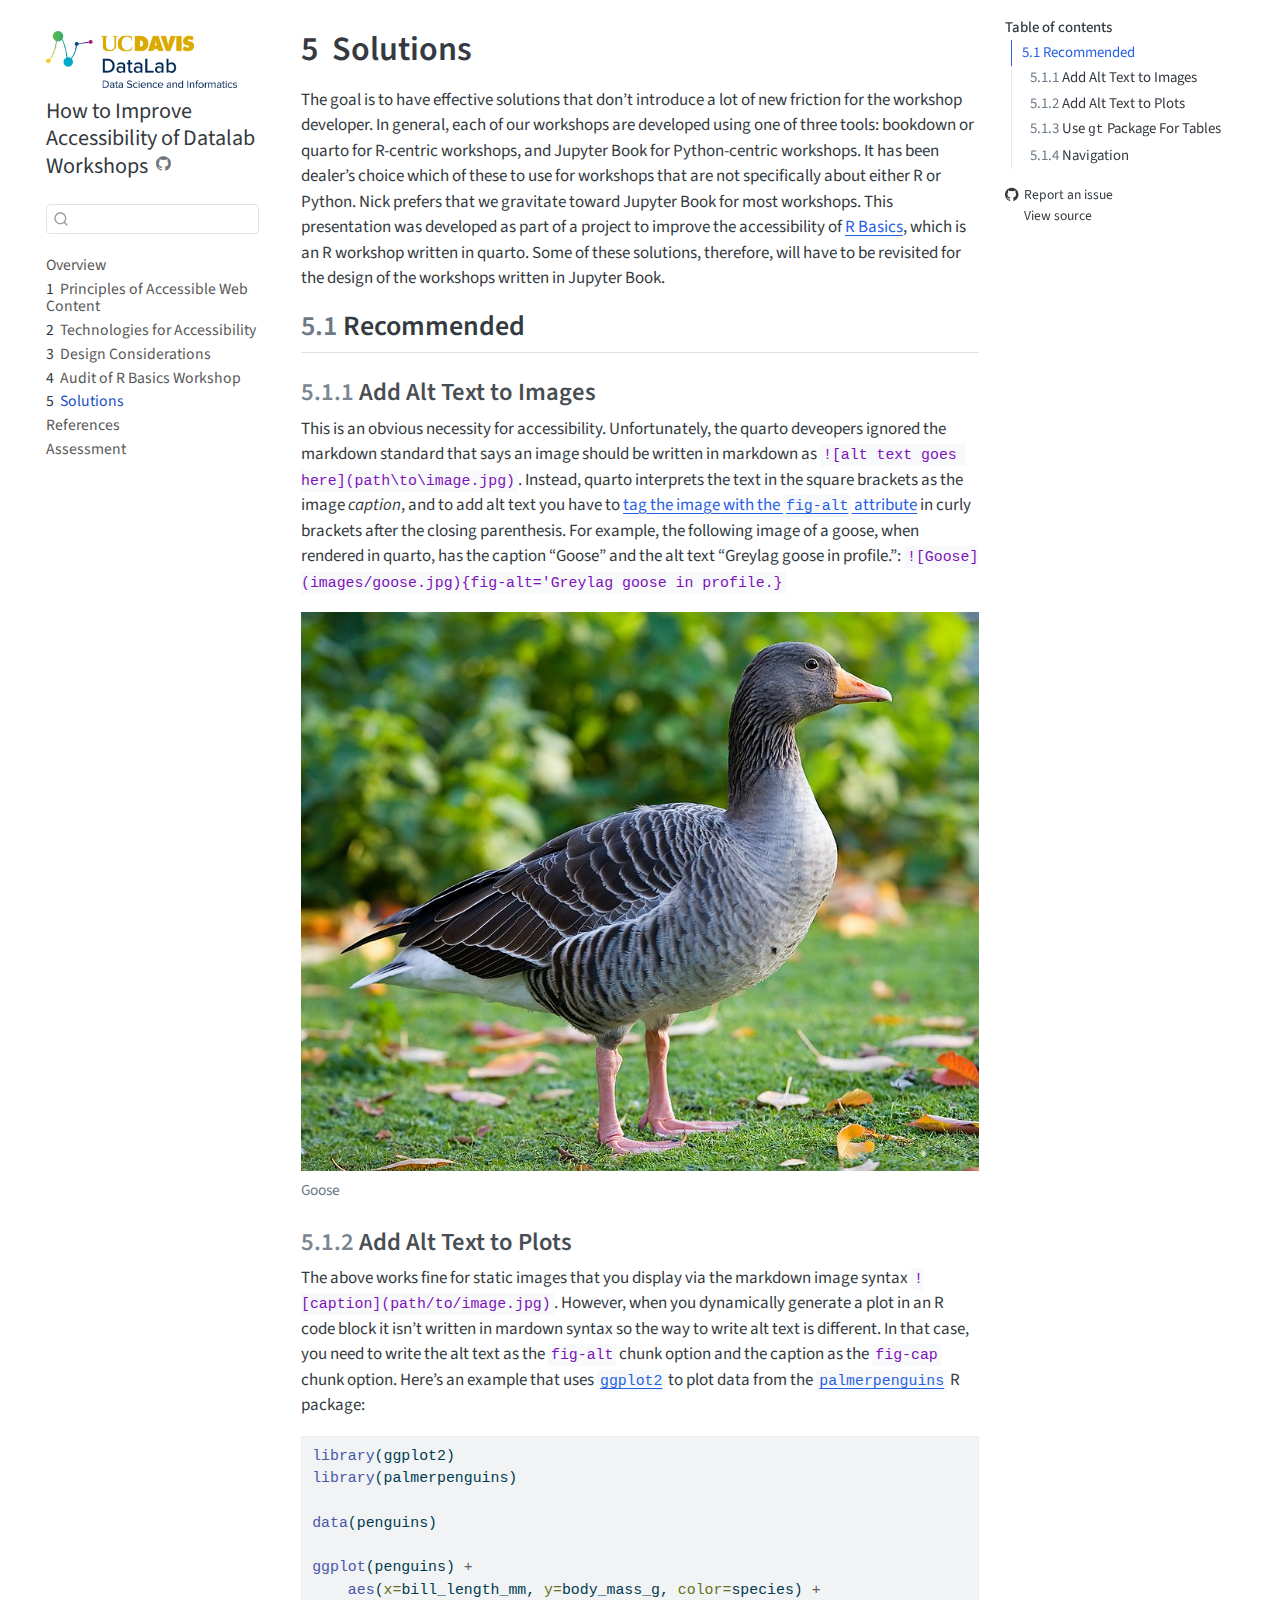
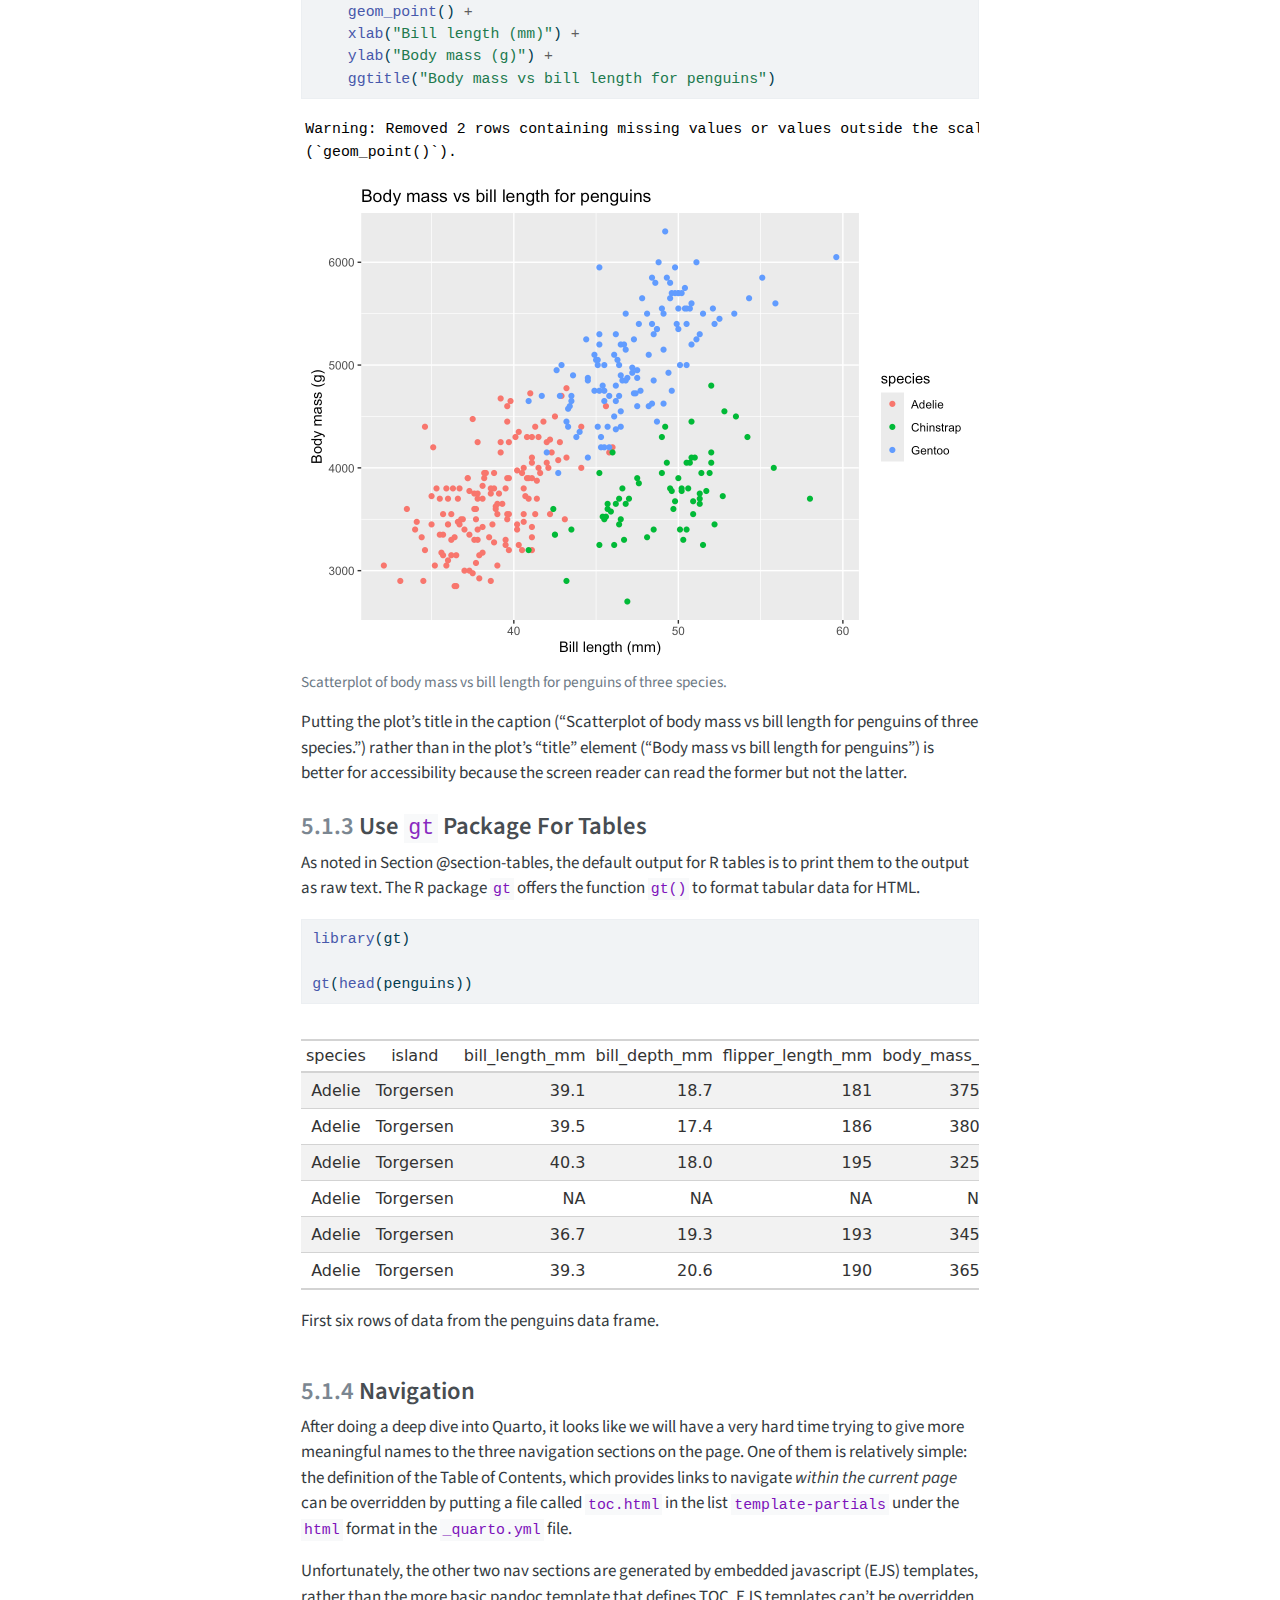
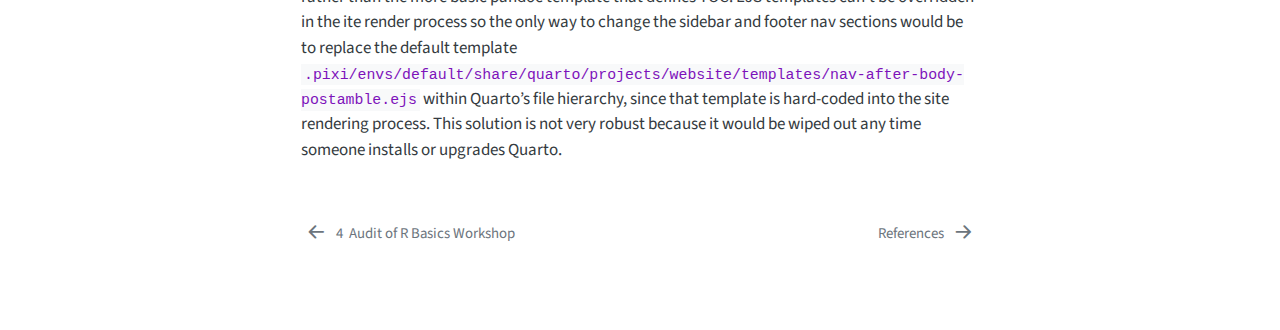
<file: docs/chapters/05_solutions.html>
<!DOCTYPE html>
<html xmlns="http://www.w3.org/1999/xhtml" lang="en" xml:lang="en"><head>

<meta charset="utf-8">
<meta name="generator" content="quarto-1.6.40">

<meta name="viewport" content="width=device-width, initial-scale=1.0, user-scalable=yes">


<title>5&nbsp; Solutions – How to Improve Accessibility of Datalab Workshops</title>
<style>
code{white-space: pre-wrap;}
span.smallcaps{font-variant: small-caps;}
div.columns{display: flex; gap: min(4vw, 1.5em);}
div.column{flex: auto; overflow-x: auto;}
div.hanging-indent{margin-left: 1.5em; text-indent: -1.5em;}
ul.task-list{list-style: none;}
ul.task-list li input[type="checkbox"] {
  width: 0.8em;
  margin: 0 0.8em 0.2em -1em; /* quarto-specific, see https://github.com/quarto-dev/quarto-cli/issues/4556 */ 
  vertical-align: middle;
}
/* CSS for syntax highlighting */
pre > code.sourceCode { white-space: pre; position: relative; }
pre > code.sourceCode > span { line-height: 1.25; }
pre > code.sourceCode > span:empty { height: 1.2em; }
.sourceCode { overflow: visible; }
code.sourceCode > span { color: inherit; text-decoration: inherit; }
div.sourceCode { margin: 1em 0; }
pre.sourceCode { margin: 0; }
@media screen {
div.sourceCode { overflow: auto; }
}
@media print {
pre > code.sourceCode { white-space: pre-wrap; }
pre > code.sourceCode > span { display: inline-block; text-indent: -5em; padding-left: 5em; }
}
pre.numberSource code
  { counter-reset: source-line 0; }
pre.numberSource code > span
  { position: relative; left: -4em; counter-increment: source-line; }
pre.numberSource code > span > a:first-child::before
  { content: counter(source-line);
    position: relative; left: -1em; text-align: right; vertical-align: baseline;
    border: none; display: inline-block;
    -webkit-touch-callout: none; -webkit-user-select: none;
    -khtml-user-select: none; -moz-user-select: none;
    -ms-user-select: none; user-select: none;
    padding: 0 4px; width: 4em;
  }
pre.numberSource { margin-left: 3em;  padding-left: 4px; }
div.sourceCode
  {   }
@media screen {
pre > code.sourceCode > span > a:first-child::before { text-decoration: underline; }
}
</style>


<script src="../site_libs/quarto-nav/quarto-nav.js"></script>
<script src="../site_libs/quarto-nav/headroom.min.js"></script>
<script src="../site_libs/clipboard/clipboard.min.js"></script>
<script src="../site_libs/quarto-search/autocomplete.umd.js"></script>
<script src="../site_libs/quarto-search/fuse.min.js"></script>
<script src="../site_libs/quarto-search/quarto-search.js"></script>
<meta name="quarto:offset" content="../">
<link href="../chapters/references.html" rel="next">
<link href="../chapters/04_audit_of_r_basics.html" rel="prev">
<script src="../site_libs/quarto-html/quarto.js"></script>
<script src="../site_libs/quarto-html/popper.min.js"></script>
<script src="../site_libs/quarto-html/tippy.umd.min.js"></script>
<script src="../site_libs/quarto-html/anchor.min.js"></script>
<link href="../site_libs/quarto-html/tippy.css" rel="stylesheet">
<link href="../site_libs/quarto-html/quarto-syntax-highlighting-549806ee2085284f45b00abea8c6df48.css" rel="stylesheet" id="quarto-text-highlighting-styles">
<script src="../site_libs/bootstrap/bootstrap.min.js"></script>
<link href="../site_libs/bootstrap/bootstrap-icons.css" rel="stylesheet">
<link href="../site_libs/bootstrap/bootstrap-213acb23c76261678e0bc55413d360ca.min.css" rel="stylesheet" append-hash="true" id="quarto-bootstrap" data-mode="light">
<script id="quarto-search-options" type="application/json">{
  "location": "sidebar",
  "copy-button": false,
  "collapse-after": 3,
  "panel-placement": "start",
  "type": "textbox",
  "limit": 50,
  "keyboard-shortcut": [
    "f",
    "/",
    "s"
  ],
  "show-item-context": false,
  "language": {
    "search-no-results-text": "No results",
    "search-matching-documents-text": "matching documents",
    "search-copy-link-title": "Copy link to search",
    "search-hide-matches-text": "Hide additional matches",
    "search-more-match-text": "more match in this document",
    "search-more-matches-text": "more matches in this document",
    "search-clear-button-title": "Clear",
    "search-text-placeholder": "",
    "search-detached-cancel-button-title": "Cancel",
    "search-submit-button-title": "Submit",
    "search-label": "Search"
  }
}</script>


</head>

<body class="nav-sidebar floating">

<div id="quarto-search-results"></div>
  <header id="quarto-header" class="headroom fixed-top">
  <nav class="quarto-secondary-nav">
    <div class="container-fluid d-flex">
      <button type="button" class="quarto-btn-toggle btn" data-bs-toggle="collapse" role="button" data-bs-target=".quarto-sidebar-collapse-item" aria-controls="quarto-sidebar" aria-expanded="false" aria-label="Toggle sidebar navigation" onclick="if (window.quartoToggleHeadroom) { window.quartoToggleHeadroom(); }">
        <i class="bi bi-layout-text-sidebar-reverse"></i>
      </button>
        <nav class="quarto-page-breadcrumbs" aria-label="breadcrumb"><ol class="breadcrumb"><li class="breadcrumb-item"><a href="../chapters/05_solutions.html"><span class="chapter-number">5</span>&nbsp; <span class="chapter-title">Solutions</span></a></li></ol></nav>
        <a class="flex-grow-1" role="navigation" data-bs-toggle="collapse" data-bs-target=".quarto-sidebar-collapse-item" aria-controls="quarto-sidebar" aria-expanded="false" aria-label="Toggle sidebar navigation" onclick="if (window.quartoToggleHeadroom) { window.quartoToggleHeadroom(); }">      
        </a>
      <button type="button" class="btn quarto-search-button" aria-label="Search" onclick="window.quartoOpenSearch();">
        <i class="bi bi-search"></i>
      </button>
    </div>
  </nav>
</header>
<!-- content -->
<div id="quarto-content" class="quarto-container page-columns page-rows-contents page-layout-article">
<!-- sidebar -->
  <nav id="quarto-sidebar" class="sidebar collapse collapse-horizontal quarto-sidebar-collapse-item sidebar-navigation floating overflow-auto">
    <div class="pt-lg-2 mt-2 text-left sidebar-header sidebar-header-stacked">
      <a href="https://datalab.ucdavis.edu/" class="sidebar-logo-link">
      <img src="../images/datalab-logo-full-color-rgb-1.png" alt="" class="sidebar-logo py-0 d-lg-inline d-none">
      </a>
    <div class="sidebar-title mb-0 py-0">
      <a href="../">How to Improve Accessibility of Datalab Workshops</a> 
        <div class="sidebar-tools-main">
    <a href="https://github.com/ucdavisdatalab/workshop_quarto_accessibility" title="Source Code" class="quarto-navigation-tool px-1" aria-label="Source Code"><i class="bi bi-github"></i></a>
</div>
    </div>
      </div>
        <div class="mt-2 flex-shrink-0 align-items-center">
        <div class="sidebar-search">
        <div id="quarto-search" class="" title="Search"></div>
        </div>
        </div>
    <div class="sidebar-menu-container"> 
    <ul class="list-unstyled mt-1">
        <li class="sidebar-item">
  <div class="sidebar-item-container"> 
  <a href="../index.html" class="sidebar-item-text sidebar-link">
 <span class="menu-text">Overview</span></a>
  </div>
</li>
        <li class="sidebar-item">
  <div class="sidebar-item-container"> 
  <a href="../chapters/01_principles.html" class="sidebar-item-text sidebar-link">
 <span class="menu-text"><span class="chapter-number">1</span>&nbsp; <span class="chapter-title">Principles of Accessible Web Content</span></span></a>
  </div>
</li>
        <li class="sidebar-item">
  <div class="sidebar-item-container"> 
  <a href="../chapters/02_technologies.html" class="sidebar-item-text sidebar-link">
 <span class="menu-text"><span class="chapter-number">2</span>&nbsp; <span class="chapter-title">Technologies for Accessibility</span></span></a>
  </div>
</li>
        <li class="sidebar-item">
  <div class="sidebar-item-container"> 
  <a href="../chapters/03_design_considerations.html" class="sidebar-item-text sidebar-link">
 <span class="menu-text"><span class="chapter-number">3</span>&nbsp; <span class="chapter-title">Design Considerations</span></span></a>
  </div>
</li>
        <li class="sidebar-item">
  <div class="sidebar-item-container"> 
  <a href="../chapters/04_audit_of_r_basics.html" class="sidebar-item-text sidebar-link">
 <span class="menu-text"><span class="chapter-number">4</span>&nbsp; <span class="chapter-title">Audit of R Basics Workshop</span></span></a>
  </div>
</li>
        <li class="sidebar-item">
  <div class="sidebar-item-container"> 
  <a href="../chapters/05_solutions.html" class="sidebar-item-text sidebar-link active">
 <span class="menu-text"><span class="chapter-number">5</span>&nbsp; <span class="chapter-title">Solutions</span></span></a>
  </div>
</li>
        <li class="sidebar-item">
  <div class="sidebar-item-container"> 
  <a href="../chapters/references.html" class="sidebar-item-text sidebar-link">
 <span class="menu-text">References</span></a>
  </div>
</li>
        <li class="sidebar-item">
  <div class="sidebar-item-container"> 
  <a href="../chapters/assessment.html" class="sidebar-item-text sidebar-link">
 <span class="menu-text">Assessment</span></a>
  </div>
</li>
    </ul>
    </div>
</nav>
<div id="quarto-sidebar-glass" class="quarto-sidebar-collapse-item" data-bs-toggle="collapse" data-bs-target=".quarto-sidebar-collapse-item"></div>
<!-- margin-sidebar -->
    <div id="quarto-margin-sidebar" class="sidebar margin-sidebar">
        <nav id="TOC" role="doc-toc" aria-label="contents of this chapter" class="toc-active">
        <h2 id="toc-title">Table of contents</h2>
     
    <ul>
    <li><a href="#recommended" id="toc-recommended" class="nav-link active" data-scroll-target="#recommended"><span class="header-section-number">5.1</span> Recommended</a>
    <ul class="collapse">
    <li><a href="#add-alt-text-to-images" id="toc-add-alt-text-to-images" class="nav-link" data-scroll-target="#add-alt-text-to-images"><span class="header-section-number">5.1.1</span> Add Alt Text to Images</a></li>
    <li><a href="#add-alt-text-to-plots" id="toc-add-alt-text-to-plots" class="nav-link" data-scroll-target="#add-alt-text-to-plots"><span class="header-section-number">5.1.2</span> Add Alt Text to Plots</a></li>
    <li><a href="#use-gt-package-for-tables" id="toc-use-gt-package-for-tables" class="nav-link" data-scroll-target="#use-gt-package-for-tables"><span class="header-section-number">5.1.3</span> Use <code>gt</code> Package For Tables</a></li>
    <li><a href="#navigation" id="toc-navigation" class="nav-link" data-scroll-target="#navigation"><span class="header-section-number">5.1.4</span> Navigation</a></li>
    </ul></li>
    </ul>
  <div class="toc-actions"><ul><li><a href="https://github.com/ucdavisdatalab/workshop_quarto_accessibility/issues/new" class="toc-action"><i class="bi bi-github"></i>Report an issue</a></li><li><a href="https://github.com/ucdavisdatalab/workshop_quarto_accessibility/blob/main/chapters/05_solutions.qmd" class="toc-action"><i class="bi empty"></i>View source</a></li></ul></div></nav>
    </div>
<!-- main -->
<main class="content" id="quarto-document-content">

<header id="title-block-header" class="quarto-title-block default">
<div class="quarto-title">
<h1 class="title"><span class="chapter-number">5</span>&nbsp; <span class="chapter-title">Solutions</span></h1>
</div>



<div class="quarto-title-meta">

    
  
    
  </div>
  


</header>


<p>The goal is to have effective solutions that don’t introduce a lot of new friction for the workshop developer. In general, each of our workshops are developed using one of three tools: bookdown or quarto for R-centric workshops, and Jupyter Book for Python-centric workshops. It has been dealer’s choice which of these to use for workshops that are not specifically about either R or Python. Nick prefers that we gravitate toward Jupyter Book for most workshops. This presentation was developed as part of a project to improve the accessibility of <a href="https://ucdavisdatalab.github.io/workshop_r_basics/">R Basics</a>, which is an R workshop written in quarto. Some of these solutions, therefore, will have to be revisited for the design of the workshops written in Jupyter Book.</p>
<section id="recommended" class="level2" data-number="5.1">
<h2 data-number="5.1" class="anchored" data-anchor-id="recommended"><span class="header-section-number">5.1</span> Recommended</h2>
<section id="add-alt-text-to-images" class="level3" data-number="5.1.1">
<h3 data-number="5.1.1" class="anchored" data-anchor-id="add-alt-text-to-images"><span class="header-section-number">5.1.1</span> Add Alt Text to Images</h3>
<p>This is an obvious necessity for accessibility. Unfortunately, the quarto deveopers ignored the markdown standard that says an image should be written in markdown as <code>![alt text goes here](path\to\image.jpg)</code>. Instead, quarto interprets the text in the square brackets as the image <em>caption</em>, and to add alt text you have to <a href="https://quarto.org/docs/authoring/figures.html#alt-text">tag the image with the <code>fig-alt</code> attribute</a> in curly brackets after the closing parenthesis. For example, the following image of a goose, when rendered in quarto, has the caption “Goose” and the alt text “Greylag goose in profile.”: <code>![Goose](images/goose.jpg){fig-alt='Greylag goose in profile.}</code></p>
<div class="quarto-figure quarto-figure-center">
<figure class="figure">
<p><img src="../images/goose.jpg" class="img-fluid figure-img" alt="Greylag goose in profile."></p>
<figcaption>Goose</figcaption>
</figure>
</div>
</section>
<section id="add-alt-text-to-plots" class="level3" data-number="5.1.2">
<h3 data-number="5.1.2" class="anchored" data-anchor-id="add-alt-text-to-plots"><span class="header-section-number">5.1.2</span> Add Alt Text to Plots</h3>
<p>The above works fine for static images that you display via the markdown image syntax <code>![caption](path/to/image.jpg)</code>. However, when you dynamically generate a plot in an R code block it isn’t written in mardown syntax so the way to write alt text is different. In that case, you need to write the alt text as the <code>fig-alt</code> chunk option and the caption as the <code>fig-cap</code> chunk option. Here’s an example that uses <a href="https://ggplot2.tidyverse.org"><code>ggplot2</code></a> to plot data from the <a href="https://allisonhorst.github.io/palmerpenguins/"><code>palmerpenguins</code></a> R package:</p>
<div class="cell">
<div class="sourceCode cell-code" id="cb1"><pre class="sourceCode r code-with-copy"><code class="sourceCode r"><span id="cb1-1"><a href="#cb1-1" aria-hidden="true" tabindex="-1"></a><span class="fu">library</span>(ggplot2)</span>
<span id="cb1-2"><a href="#cb1-2" aria-hidden="true" tabindex="-1"></a><span class="fu">library</span>(palmerpenguins)</span>
<span id="cb1-3"><a href="#cb1-3" aria-hidden="true" tabindex="-1"></a></span>
<span id="cb1-4"><a href="#cb1-4" aria-hidden="true" tabindex="-1"></a><span class="fu">data</span>(penguins)</span>
<span id="cb1-5"><a href="#cb1-5" aria-hidden="true" tabindex="-1"></a></span>
<span id="cb1-6"><a href="#cb1-6" aria-hidden="true" tabindex="-1"></a><span class="fu">ggplot</span>(penguins) <span class="sc">+</span></span>
<span id="cb1-7"><a href="#cb1-7" aria-hidden="true" tabindex="-1"></a>    <span class="fu">aes</span>(<span class="at">x=</span>bill_length_mm, <span class="at">y=</span>body_mass_g, <span class="at">color=</span>species) <span class="sc">+</span></span>
<span id="cb1-8"><a href="#cb1-8" aria-hidden="true" tabindex="-1"></a>    <span class="fu">geom_point</span>() <span class="sc">+</span></span>
<span id="cb1-9"><a href="#cb1-9" aria-hidden="true" tabindex="-1"></a>    <span class="fu">xlab</span>(<span class="st">"Bill length (mm)"</span>) <span class="sc">+</span></span>
<span id="cb1-10"><a href="#cb1-10" aria-hidden="true" tabindex="-1"></a>    <span class="fu">ylab</span>(<span class="st">"Body mass (g)"</span>) <span class="sc">+</span></span>
<span id="cb1-11"><a href="#cb1-11" aria-hidden="true" tabindex="-1"></a>    <span class="fu">ggtitle</span>(<span class="st">"Body mass vs bill length for penguins"</span>)</span></code><button title="Copy to Clipboard" class="code-copy-button"><i class="bi"></i></button></pre></div>
<div class="cell-output cell-output-stderr">
<pre><code>Warning: Removed 2 rows containing missing values or values outside the scale range
(`geom_point()`).</code></pre>
</div>
<div class="cell-output-display">
<div class="quarto-figure quarto-figure-center">
<figure class="figure">
<p><img src="05_solutions_files/figure-html/unnamed-chunk-1-1.png" class="img-fluid figure-img" alt="Scatter plot of bill length vs body mass for individual penguins of three species. There is a visible trend where penguins of the same species with longer bills are usually more massive. While gentoo penguins are larger than adelie penguins, the relationship between the two measurements is the same for these two species. Chinstrap penguins, however, are approximately as massive as adelie penguins but have the same bill length as gentoo penguins." width="672"></p>
<figcaption>Scatterplot of body mass vs bill length for penguins of three species.</figcaption>
</figure>
</div>
</div>
</div>
<p>Putting the plot’s title in the caption (“Scatterplot of body mass vs bill length for penguins of three species.”) rather than in the plot’s “title” element (“Body mass vs bill length for penguins”) is better for accessibility because the screen reader can read the former but not the latter.</p>
</section>
<section id="use-gt-package-for-tables" class="level3" data-number="5.1.3">
<h3 data-number="5.1.3" class="anchored" data-anchor-id="use-gt-package-for-tables"><span class="header-section-number">5.1.3</span> Use <code>gt</code> Package For Tables</h3>
<p>As noted in Section <span class="citation" data-cites="section-tables">@section-tables</span>, the default output for R tables is to print them to the output as raw text. The R package <code>gt</code> offers the function <code>gt()</code> to format tabular data for HTML.</p>
<div class="cell" width="100%">
<div class="sourceCode cell-code" id="cb3"><pre class="sourceCode r code-with-copy"><code class="sourceCode r"><span id="cb3-1"><a href="#cb3-1" aria-hidden="true" tabindex="-1"></a><span class="fu">library</span>(gt)</span>
<span id="cb3-2"><a href="#cb3-2" aria-hidden="true" tabindex="-1"></a></span>
<span id="cb3-3"><a href="#cb3-3" aria-hidden="true" tabindex="-1"></a><span class="fu">gt</span>(<span class="fu">head</span>(penguins))</span></code><button title="Copy to Clipboard" class="code-copy-button"><i class="bi"></i></button></pre></div>
<div class="cell-output-display">
<div id="ghgxscpsro" style="padding-left:0px;padding-right:0px;padding-top:10px;padding-bottom:10px;overflow-x:auto;overflow-y:auto;width:auto;height:auto;">
<style>#ghgxscpsro table {
  font-family: system-ui, 'Segoe UI', Roboto, Helvetica, Arial, sans-serif, 'Apple Color Emoji', 'Segoe UI Emoji', 'Segoe UI Symbol', 'Noto Color Emoji';
  -webkit-font-smoothing: antialiased;
  -moz-osx-font-smoothing: grayscale;
}

#ghgxscpsro thead, #ghgxscpsro tbody, #ghgxscpsro tfoot, #ghgxscpsro tr, #ghgxscpsro td, #ghgxscpsro th {
  border-style: none;
}

#ghgxscpsro p {
  margin: 0;
  padding: 0;
}

#ghgxscpsro .gt_table {
  display: table;
  border-collapse: collapse;
  line-height: normal;
  margin-left: auto;
  margin-right: auto;
  color: #333333;
  font-size: 16px;
  font-weight: normal;
  font-style: normal;
  background-color: #FFFFFF;
  width: auto;
  border-top-style: solid;
  border-top-width: 2px;
  border-top-color: #A8A8A8;
  border-right-style: none;
  border-right-width: 2px;
  border-right-color: #D3D3D3;
  border-bottom-style: solid;
  border-bottom-width: 2px;
  border-bottom-color: #A8A8A8;
  border-left-style: none;
  border-left-width: 2px;
  border-left-color: #D3D3D3;
}

#ghgxscpsro .gt_caption {
  padding-top: 4px;
  padding-bottom: 4px;
}

#ghgxscpsro .gt_title {
  color: #333333;
  font-size: 125%;
  font-weight: initial;
  padding-top: 4px;
  padding-bottom: 4px;
  padding-left: 5px;
  padding-right: 5px;
  border-bottom-color: #FFFFFF;
  border-bottom-width: 0;
}

#ghgxscpsro .gt_subtitle {
  color: #333333;
  font-size: 85%;
  font-weight: initial;
  padding-top: 3px;
  padding-bottom: 5px;
  padding-left: 5px;
  padding-right: 5px;
  border-top-color: #FFFFFF;
  border-top-width: 0;
}

#ghgxscpsro .gt_heading {
  background-color: #FFFFFF;
  text-align: center;
  border-bottom-color: #FFFFFF;
  border-left-style: none;
  border-left-width: 1px;
  border-left-color: #D3D3D3;
  border-right-style: none;
  border-right-width: 1px;
  border-right-color: #D3D3D3;
}

#ghgxscpsro .gt_bottom_border {
  border-bottom-style: solid;
  border-bottom-width: 2px;
  border-bottom-color: #D3D3D3;
}

#ghgxscpsro .gt_col_headings {
  border-top-style: solid;
  border-top-width: 2px;
  border-top-color: #D3D3D3;
  border-bottom-style: solid;
  border-bottom-width: 2px;
  border-bottom-color: #D3D3D3;
  border-left-style: none;
  border-left-width: 1px;
  border-left-color: #D3D3D3;
  border-right-style: none;
  border-right-width: 1px;
  border-right-color: #D3D3D3;
}

#ghgxscpsro .gt_col_heading {
  color: #333333;
  background-color: #FFFFFF;
  font-size: 100%;
  font-weight: normal;
  text-transform: inherit;
  border-left-style: none;
  border-left-width: 1px;
  border-left-color: #D3D3D3;
  border-right-style: none;
  border-right-width: 1px;
  border-right-color: #D3D3D3;
  vertical-align: bottom;
  padding-top: 5px;
  padding-bottom: 6px;
  padding-left: 5px;
  padding-right: 5px;
  overflow-x: hidden;
}

#ghgxscpsro .gt_column_spanner_outer {
  color: #333333;
  background-color: #FFFFFF;
  font-size: 100%;
  font-weight: normal;
  text-transform: inherit;
  padding-top: 0;
  padding-bottom: 0;
  padding-left: 4px;
  padding-right: 4px;
}

#ghgxscpsro .gt_column_spanner_outer:first-child {
  padding-left: 0;
}

#ghgxscpsro .gt_column_spanner_outer:last-child {
  padding-right: 0;
}

#ghgxscpsro .gt_column_spanner {
  border-bottom-style: solid;
  border-bottom-width: 2px;
  border-bottom-color: #D3D3D3;
  vertical-align: bottom;
  padding-top: 5px;
  padding-bottom: 5px;
  overflow-x: hidden;
  display: inline-block;
  width: 100%;
}

#ghgxscpsro .gt_spanner_row {
  border-bottom-style: hidden;
}

#ghgxscpsro .gt_group_heading {
  padding-top: 8px;
  padding-bottom: 8px;
  padding-left: 5px;
  padding-right: 5px;
  color: #333333;
  background-color: #FFFFFF;
  font-size: 100%;
  font-weight: initial;
  text-transform: inherit;
  border-top-style: solid;
  border-top-width: 2px;
  border-top-color: #D3D3D3;
  border-bottom-style: solid;
  border-bottom-width: 2px;
  border-bottom-color: #D3D3D3;
  border-left-style: none;
  border-left-width: 1px;
  border-left-color: #D3D3D3;
  border-right-style: none;
  border-right-width: 1px;
  border-right-color: #D3D3D3;
  vertical-align: middle;
  text-align: left;
}

#ghgxscpsro .gt_empty_group_heading {
  padding: 0.5px;
  color: #333333;
  background-color: #FFFFFF;
  font-size: 100%;
  font-weight: initial;
  border-top-style: solid;
  border-top-width: 2px;
  border-top-color: #D3D3D3;
  border-bottom-style: solid;
  border-bottom-width: 2px;
  border-bottom-color: #D3D3D3;
  vertical-align: middle;
}

#ghgxscpsro .gt_from_md > :first-child {
  margin-top: 0;
}

#ghgxscpsro .gt_from_md > :last-child {
  margin-bottom: 0;
}

#ghgxscpsro .gt_row {
  padding-top: 8px;
  padding-bottom: 8px;
  padding-left: 5px;
  padding-right: 5px;
  margin: 10px;
  border-top-style: solid;
  border-top-width: 1px;
  border-top-color: #D3D3D3;
  border-left-style: none;
  border-left-width: 1px;
  border-left-color: #D3D3D3;
  border-right-style: none;
  border-right-width: 1px;
  border-right-color: #D3D3D3;
  vertical-align: middle;
  overflow-x: hidden;
}

#ghgxscpsro .gt_stub {
  color: #333333;
  background-color: #FFFFFF;
  font-size: 100%;
  font-weight: initial;
  text-transform: inherit;
  border-right-style: solid;
  border-right-width: 2px;
  border-right-color: #D3D3D3;
  padding-left: 5px;
  padding-right: 5px;
}

#ghgxscpsro .gt_stub_row_group {
  color: #333333;
  background-color: #FFFFFF;
  font-size: 100%;
  font-weight: initial;
  text-transform: inherit;
  border-right-style: solid;
  border-right-width: 2px;
  border-right-color: #D3D3D3;
  padding-left: 5px;
  padding-right: 5px;
  vertical-align: top;
}

#ghgxscpsro .gt_row_group_first td {
  border-top-width: 2px;
}

#ghgxscpsro .gt_row_group_first th {
  border-top-width: 2px;
}

#ghgxscpsro .gt_summary_row {
  color: #333333;
  background-color: #FFFFFF;
  text-transform: inherit;
  padding-top: 8px;
  padding-bottom: 8px;
  padding-left: 5px;
  padding-right: 5px;
}

#ghgxscpsro .gt_first_summary_row {
  border-top-style: solid;
  border-top-color: #D3D3D3;
}

#ghgxscpsro .gt_first_summary_row.thick {
  border-top-width: 2px;
}

#ghgxscpsro .gt_last_summary_row {
  padding-top: 8px;
  padding-bottom: 8px;
  padding-left: 5px;
  padding-right: 5px;
  border-bottom-style: solid;
  border-bottom-width: 2px;
  border-bottom-color: #D3D3D3;
}

#ghgxscpsro .gt_grand_summary_row {
  color: #333333;
  background-color: #FFFFFF;
  text-transform: inherit;
  padding-top: 8px;
  padding-bottom: 8px;
  padding-left: 5px;
  padding-right: 5px;
}

#ghgxscpsro .gt_first_grand_summary_row {
  padding-top: 8px;
  padding-bottom: 8px;
  padding-left: 5px;
  padding-right: 5px;
  border-top-style: double;
  border-top-width: 6px;
  border-top-color: #D3D3D3;
}

#ghgxscpsro .gt_last_grand_summary_row_top {
  padding-top: 8px;
  padding-bottom: 8px;
  padding-left: 5px;
  padding-right: 5px;
  border-bottom-style: double;
  border-bottom-width: 6px;
  border-bottom-color: #D3D3D3;
}

#ghgxscpsro .gt_striped {
  background-color: rgba(128, 128, 128, 0.05);
}

#ghgxscpsro .gt_table_body {
  border-top-style: solid;
  border-top-width: 2px;
  border-top-color: #D3D3D3;
  border-bottom-style: solid;
  border-bottom-width: 2px;
  border-bottom-color: #D3D3D3;
}

#ghgxscpsro .gt_footnotes {
  color: #333333;
  background-color: #FFFFFF;
  border-bottom-style: none;
  border-bottom-width: 2px;
  border-bottom-color: #D3D3D3;
  border-left-style: none;
  border-left-width: 2px;
  border-left-color: #D3D3D3;
  border-right-style: none;
  border-right-width: 2px;
  border-right-color: #D3D3D3;
}

#ghgxscpsro .gt_footnote {
  margin: 0px;
  font-size: 90%;
  padding-top: 4px;
  padding-bottom: 4px;
  padding-left: 5px;
  padding-right: 5px;
}

#ghgxscpsro .gt_sourcenotes {
  color: #333333;
  background-color: #FFFFFF;
  border-bottom-style: none;
  border-bottom-width: 2px;
  border-bottom-color: #D3D3D3;
  border-left-style: none;
  border-left-width: 2px;
  border-left-color: #D3D3D3;
  border-right-style: none;
  border-right-width: 2px;
  border-right-color: #D3D3D3;
}

#ghgxscpsro .gt_sourcenote {
  font-size: 90%;
  padding-top: 4px;
  padding-bottom: 4px;
  padding-left: 5px;
  padding-right: 5px;
}

#ghgxscpsro .gt_left {
  text-align: left;
}

#ghgxscpsro .gt_center {
  text-align: center;
}

#ghgxscpsro .gt_right {
  text-align: right;
  font-variant-numeric: tabular-nums;
}

#ghgxscpsro .gt_font_normal {
  font-weight: normal;
}

#ghgxscpsro .gt_font_bold {
  font-weight: bold;
}

#ghgxscpsro .gt_font_italic {
  font-style: italic;
}

#ghgxscpsro .gt_super {
  font-size: 65%;
}

#ghgxscpsro .gt_footnote_marks {
  font-size: 75%;
  vertical-align: 0.4em;
  position: initial;
}

#ghgxscpsro .gt_asterisk {
  font-size: 100%;
  vertical-align: 0;
}

#ghgxscpsro .gt_indent_1 {
  text-indent: 5px;
}

#ghgxscpsro .gt_indent_2 {
  text-indent: 10px;
}

#ghgxscpsro .gt_indent_3 {
  text-indent: 15px;
}

#ghgxscpsro .gt_indent_4 {
  text-indent: 20px;
}

#ghgxscpsro .gt_indent_5 {
  text-indent: 25px;
}

#ghgxscpsro .katex-display {
  display: inline-flex !important;
  margin-bottom: 0.75em !important;
}

#ghgxscpsro div.Reactable > div.rt-table > div.rt-thead > div.rt-tr.rt-tr-group-header > div.rt-th-group:after {
  height: 0px !important;
}
</style>

<table class="gt_table caption-top table table-sm table-striped small" data-quarto-postprocess="true" data-quarto-disable-processing="false" data-quarto-bootstrap="false">
<thead>
<tr class="gt_col_headings header">
<th id="species" class="gt_col_heading gt_columns_bottom_border gt_center" data-quarto-table-cell-role="th" scope="col">species</th>
<th id="island" class="gt_col_heading gt_columns_bottom_border gt_center" data-quarto-table-cell-role="th" scope="col">island</th>
<th id="bill_length_mm" class="gt_col_heading gt_columns_bottom_border gt_right" data-quarto-table-cell-role="th" scope="col">bill_length_mm</th>
<th id="bill_depth_mm" class="gt_col_heading gt_columns_bottom_border gt_right" data-quarto-table-cell-role="th" scope="col">bill_depth_mm</th>
<th id="flipper_length_mm" class="gt_col_heading gt_columns_bottom_border gt_right" data-quarto-table-cell-role="th" scope="col">flipper_length_mm</th>
<th id="body_mass_g" class="gt_col_heading gt_columns_bottom_border gt_right" data-quarto-table-cell-role="th" scope="col">body_mass_g</th>
<th id="sex" class="gt_col_heading gt_columns_bottom_border gt_center" data-quarto-table-cell-role="th" scope="col">sex</th>
<th id="year" class="gt_col_heading gt_columns_bottom_border gt_right" data-quarto-table-cell-role="th" scope="col">year</th>
</tr>
</thead>
<tbody class="gt_table_body">
<tr class="odd">
<td class="gt_row gt_center" headers="species">Adelie</td>
<td class="gt_row gt_center" headers="island">Torgersen</td>
<td class="gt_row gt_right" headers="bill_length_mm">39.1</td>
<td class="gt_row gt_right" headers="bill_depth_mm">18.7</td>
<td class="gt_row gt_right" headers="flipper_length_mm">181</td>
<td class="gt_row gt_right" headers="body_mass_g">3750</td>
<td class="gt_row gt_center" headers="sex">male</td>
<td class="gt_row gt_right" headers="year">2007</td>
</tr>
<tr class="even">
<td class="gt_row gt_center" headers="species">Adelie</td>
<td class="gt_row gt_center" headers="island">Torgersen</td>
<td class="gt_row gt_right" headers="bill_length_mm">39.5</td>
<td class="gt_row gt_right" headers="bill_depth_mm">17.4</td>
<td class="gt_row gt_right" headers="flipper_length_mm">186</td>
<td class="gt_row gt_right" headers="body_mass_g">3800</td>
<td class="gt_row gt_center" headers="sex">female</td>
<td class="gt_row gt_right" headers="year">2007</td>
</tr>
<tr class="odd">
<td class="gt_row gt_center" headers="species">Adelie</td>
<td class="gt_row gt_center" headers="island">Torgersen</td>
<td class="gt_row gt_right" headers="bill_length_mm">40.3</td>
<td class="gt_row gt_right" headers="bill_depth_mm">18.0</td>
<td class="gt_row gt_right" headers="flipper_length_mm">195</td>
<td class="gt_row gt_right" headers="body_mass_g">3250</td>
<td class="gt_row gt_center" headers="sex">female</td>
<td class="gt_row gt_right" headers="year">2007</td>
</tr>
<tr class="even">
<td class="gt_row gt_center" headers="species">Adelie</td>
<td class="gt_row gt_center" headers="island">Torgersen</td>
<td class="gt_row gt_right" headers="bill_length_mm">NA</td>
<td class="gt_row gt_right" headers="bill_depth_mm">NA</td>
<td class="gt_row gt_right" headers="flipper_length_mm">NA</td>
<td class="gt_row gt_right" headers="body_mass_g">NA</td>
<td class="gt_row gt_center" headers="sex">NA</td>
<td class="gt_row gt_right" headers="year">2007</td>
</tr>
<tr class="odd">
<td class="gt_row gt_center" headers="species">Adelie</td>
<td class="gt_row gt_center" headers="island">Torgersen</td>
<td class="gt_row gt_right" headers="bill_length_mm">36.7</td>
<td class="gt_row gt_right" headers="bill_depth_mm">19.3</td>
<td class="gt_row gt_right" headers="flipper_length_mm">193</td>
<td class="gt_row gt_right" headers="body_mass_g">3450</td>
<td class="gt_row gt_center" headers="sex">female</td>
<td class="gt_row gt_right" headers="year">2007</td>
</tr>
<tr class="even">
<td class="gt_row gt_center" headers="species">Adelie</td>
<td class="gt_row gt_center" headers="island">Torgersen</td>
<td class="gt_row gt_right" headers="bill_length_mm">39.3</td>
<td class="gt_row gt_right" headers="bill_depth_mm">20.6</td>
<td class="gt_row gt_right" headers="flipper_length_mm">190</td>
<td class="gt_row gt_right" headers="body_mass_g">3650</td>
<td class="gt_row gt_center" headers="sex">male</td>
<td class="gt_row gt_right" headers="year">2007</td>
</tr>
</tbody>
</table>

</div>
<p>First six rows of data from the penguins data frame.</p>
</div>
</div>
</section>
<section id="navigation" class="level3" data-number="5.1.4">
<h3 data-number="5.1.4" class="anchored" data-anchor-id="navigation"><span class="header-section-number">5.1.4</span> Navigation</h3>
<p>After doing a deep dive into Quarto, it looks like we will have a very hard time trying to give more meaningful names to the three navigation sections on the page. One of them is relatively simple: the definition of the Table of Contents, which provides links to navigate <em>within the current page</em> can be overridden by putting a file called <code>toc.html</code> in the list <code>template-partials</code> under the <code>html</code> format in the <code>_quarto.yml</code> file.</p>
<p>Unfortunately, the other two nav sections are generated by embedded javascript (EJS) templates, rather than the more basic pandoc template that defines TOC. EJS templates can’t be overridden in the ite render process so the only way to change the sidebar and footer nav sections would be to replace the default template <code>.pixi/envs/default/share/quarto/projects/website/templates/nav-after-body-postamble.ejs</code> within Quarto’s file hierarchy, since that template is hard-coded into the site rendering process. This solution is not very robust because it would be wiped out any time someone installs or upgrades Quarto.</p>


</section>
</section>

</main> <!-- /main -->
<script id="quarto-html-after-body" type="application/javascript">
window.document.addEventListener("DOMContentLoaded", function (event) {
  const toggleBodyColorMode = (bsSheetEl) => {
    const mode = bsSheetEl.getAttribute("data-mode");
    const bodyEl = window.document.querySelector("body");
    if (mode === "dark") {
      bodyEl.classList.add("quarto-dark");
      bodyEl.classList.remove("quarto-light");
    } else {
      bodyEl.classList.add("quarto-light");
      bodyEl.classList.remove("quarto-dark");
    }
  }
  const toggleBodyColorPrimary = () => {
    const bsSheetEl = window.document.querySelector("link#quarto-bootstrap");
    if (bsSheetEl) {
      toggleBodyColorMode(bsSheetEl);
    }
  }
  toggleBodyColorPrimary();  
  const icon = "";
  const anchorJS = new window.AnchorJS();
  anchorJS.options = {
    placement: 'right',
    icon: icon
  };
  anchorJS.add('.anchored');
  const isCodeAnnotation = (el) => {
    for (const clz of el.classList) {
      if (clz.startsWith('code-annotation-')) {                     
        return true;
      }
    }
    return false;
  }
  const onCopySuccess = function(e) {
    // button target
    const button = e.trigger;
    // don't keep focus
    button.blur();
    // flash "checked"
    button.classList.add('code-copy-button-checked');
    var currentTitle = button.getAttribute("title");
    button.setAttribute("title", "Copied!");
    let tooltip;
    if (window.bootstrap) {
      button.setAttribute("data-bs-toggle", "tooltip");
      button.setAttribute("data-bs-placement", "left");
      button.setAttribute("data-bs-title", "Copied!");
      tooltip = new bootstrap.Tooltip(button, 
        { trigger: "manual", 
          customClass: "code-copy-button-tooltip",
          offset: [0, -8]});
      tooltip.show();    
    }
    setTimeout(function() {
      if (tooltip) {
        tooltip.hide();
        button.removeAttribute("data-bs-title");
        button.removeAttribute("data-bs-toggle");
        button.removeAttribute("data-bs-placement");
      }
      button.setAttribute("title", currentTitle);
      button.classList.remove('code-copy-button-checked');
    }, 1000);
    // clear code selection
    e.clearSelection();
  }
  const getTextToCopy = function(trigger) {
      const codeEl = trigger.previousElementSibling.cloneNode(true);
      for (const childEl of codeEl.children) {
        if (isCodeAnnotation(childEl)) {
          childEl.remove();
        }
      }
      return codeEl.innerText;
  }
  const clipboard = new window.ClipboardJS('.code-copy-button:not([data-in-quarto-modal])', {
    text: getTextToCopy
  });
  clipboard.on('success', onCopySuccess);
  if (window.document.getElementById('quarto-embedded-source-code-modal')) {
    const clipboardModal = new window.ClipboardJS('.code-copy-button[data-in-quarto-modal]', {
      text: getTextToCopy,
      container: window.document.getElementById('quarto-embedded-source-code-modal')
    });
    clipboardModal.on('success', onCopySuccess);
  }
    var localhostRegex = new RegExp(/^(?:http|https):\/\/localhost\:?[0-9]*\//);
    var mailtoRegex = new RegExp(/^mailto:/);
      var filterRegex = new RegExp('/' + window.location.host + '/');
    var isInternal = (href) => {
        return filterRegex.test(href) || localhostRegex.test(href) || mailtoRegex.test(href);
    }
    // Inspect non-navigation links and adorn them if external
 	var links = window.document.querySelectorAll('a[href]:not(.nav-link):not(.navbar-brand):not(.toc-action):not(.sidebar-link):not(.sidebar-item-toggle):not(.pagination-link):not(.no-external):not([aria-hidden]):not(.dropdown-item):not(.quarto-navigation-tool):not(.about-link)');
    for (var i=0; i<links.length; i++) {
      const link = links[i];
      if (!isInternal(link.href)) {
        // undo the damage that might have been done by quarto-nav.js in the case of
        // links that we want to consider external
        if (link.dataset.originalHref !== undefined) {
          link.href = link.dataset.originalHref;
        }
      }
    }
  function tippyHover(el, contentFn, onTriggerFn, onUntriggerFn) {
    const config = {
      allowHTML: true,
      maxWidth: 500,
      delay: 100,
      arrow: false,
      appendTo: function(el) {
          return el.parentElement;
      },
      interactive: true,
      interactiveBorder: 10,
      theme: 'quarto',
      placement: 'bottom-start',
    };
    if (contentFn) {
      config.content = contentFn;
    }
    if (onTriggerFn) {
      config.onTrigger = onTriggerFn;
    }
    if (onUntriggerFn) {
      config.onUntrigger = onUntriggerFn;
    }
    window.tippy(el, config); 
  }
  const noterefs = window.document.querySelectorAll('a[role="doc-noteref"]');
  for (var i=0; i<noterefs.length; i++) {
    const ref = noterefs[i];
    tippyHover(ref, function() {
      // use id or data attribute instead here
      let href = ref.getAttribute('data-footnote-href') || ref.getAttribute('href');
      try { href = new URL(href).hash; } catch {}
      const id = href.replace(/^#\/?/, "");
      const note = window.document.getElementById(id);
      if (note) {
        return note.innerHTML;
      } else {
        return "";
      }
    });
  }
  const xrefs = window.document.querySelectorAll('a.quarto-xref');
  const processXRef = (id, note) => {
    // Strip column container classes
    const stripColumnClz = (el) => {
      el.classList.remove("page-full", "page-columns");
      if (el.children) {
        for (const child of el.children) {
          stripColumnClz(child);
        }
      }
    }
    stripColumnClz(note)
    if (id === null || id.startsWith('sec-')) {
      // Special case sections, only their first couple elements
      const container = document.createElement("div");
      if (note.children && note.children.length > 2) {
        container.appendChild(note.children[0].cloneNode(true));
        for (let i = 1; i < note.children.length; i++) {
          const child = note.children[i];
          if (child.tagName === "P" && child.innerText === "") {
            continue;
          } else {
            container.appendChild(child.cloneNode(true));
            break;
          }
        }
        if (window.Quarto?.typesetMath) {
          window.Quarto.typesetMath(container);
        }
        return container.innerHTML
      } else {
        if (window.Quarto?.typesetMath) {
          window.Quarto.typesetMath(note);
        }
        return note.innerHTML;
      }
    } else {
      // Remove any anchor links if they are present
      const anchorLink = note.querySelector('a.anchorjs-link');
      if (anchorLink) {
        anchorLink.remove();
      }
      if (window.Quarto?.typesetMath) {
        window.Quarto.typesetMath(note);
      }
      if (note.classList.contains("callout")) {
        return note.outerHTML;
      } else {
        return note.innerHTML;
      }
    }
  }
  for (var i=0; i<xrefs.length; i++) {
    const xref = xrefs[i];
    tippyHover(xref, undefined, function(instance) {
      instance.disable();
      let url = xref.getAttribute('href');
      let hash = undefined; 
      if (url.startsWith('#')) {
        hash = url;
      } else {
        try { hash = new URL(url).hash; } catch {}
      }
      if (hash) {
        const id = hash.replace(/^#\/?/, "");
        const note = window.document.getElementById(id);
        if (note !== null) {
          try {
            const html = processXRef(id, note.cloneNode(true));
            instance.setContent(html);
          } finally {
            instance.enable();
            instance.show();
          }
        } else {
          // See if we can fetch this
          fetch(url.split('#')[0])
          .then(res => res.text())
          .then(html => {
            const parser = new DOMParser();
            const htmlDoc = parser.parseFromString(html, "text/html");
            const note = htmlDoc.getElementById(id);
            if (note !== null) {
              const html = processXRef(id, note);
              instance.setContent(html);
            } 
          }).finally(() => {
            instance.enable();
            instance.show();
          });
        }
      } else {
        // See if we can fetch a full url (with no hash to target)
        // This is a special case and we should probably do some content thinning / targeting
        fetch(url)
        .then(res => res.text())
        .then(html => {
          const parser = new DOMParser();
          const htmlDoc = parser.parseFromString(html, "text/html");
          const note = htmlDoc.querySelector('main.content');
          if (note !== null) {
            // This should only happen for chapter cross references
            // (since there is no id in the URL)
            // remove the first header
            if (note.children.length > 0 && note.children[0].tagName === "HEADER") {
              note.children[0].remove();
            }
            const html = processXRef(null, note);
            instance.setContent(html);
          } 
        }).finally(() => {
          instance.enable();
          instance.show();
        });
      }
    }, function(instance) {
    });
  }
      let selectedAnnoteEl;
      const selectorForAnnotation = ( cell, annotation) => {
        let cellAttr = 'data-code-cell="' + cell + '"';
        let lineAttr = 'data-code-annotation="' +  annotation + '"';
        const selector = 'span[' + cellAttr + '][' + lineAttr + ']';
        return selector;
      }
      const selectCodeLines = (annoteEl) => {
        const doc = window.document;
        const targetCell = annoteEl.getAttribute("data-target-cell");
        const targetAnnotation = annoteEl.getAttribute("data-target-annotation");
        const annoteSpan = window.document.querySelector(selectorForAnnotation(targetCell, targetAnnotation));
        const lines = annoteSpan.getAttribute("data-code-lines").split(",");
        const lineIds = lines.map((line) => {
          return targetCell + "-" + line;
        })
        let top = null;
        let height = null;
        let parent = null;
        if (lineIds.length > 0) {
            //compute the position of the single el (top and bottom and make a div)
            const el = window.document.getElementById(lineIds[0]);
            top = el.offsetTop;
            height = el.offsetHeight;
            parent = el.parentElement.parentElement;
          if (lineIds.length > 1) {
            const lastEl = window.document.getElementById(lineIds[lineIds.length - 1]);
            const bottom = lastEl.offsetTop + lastEl.offsetHeight;
            height = bottom - top;
          }
          if (top !== null && height !== null && parent !== null) {
            // cook up a div (if necessary) and position it 
            let div = window.document.getElementById("code-annotation-line-highlight");
            if (div === null) {
              div = window.document.createElement("div");
              div.setAttribute("id", "code-annotation-line-highlight");
              div.style.position = 'absolute';
              parent.appendChild(div);
            }
            div.style.top = top - 2 + "px";
            div.style.height = height + 4 + "px";
            div.style.left = 0;
            let gutterDiv = window.document.getElementById("code-annotation-line-highlight-gutter");
            if (gutterDiv === null) {
              gutterDiv = window.document.createElement("div");
              gutterDiv.setAttribute("id", "code-annotation-line-highlight-gutter");
              gutterDiv.style.position = 'absolute';
              const codeCell = window.document.getElementById(targetCell);
              const gutter = codeCell.querySelector('.code-annotation-gutter');
              gutter.appendChild(gutterDiv);
            }
            gutterDiv.style.top = top - 2 + "px";
            gutterDiv.style.height = height + 4 + "px";
          }
          selectedAnnoteEl = annoteEl;
        }
      };
      const unselectCodeLines = () => {
        const elementsIds = ["code-annotation-line-highlight", "code-annotation-line-highlight-gutter"];
        elementsIds.forEach((elId) => {
          const div = window.document.getElementById(elId);
          if (div) {
            div.remove();
          }
        });
        selectedAnnoteEl = undefined;
      };
        // Handle positioning of the toggle
    window.addEventListener(
      "resize",
      throttle(() => {
        elRect = undefined;
        if (selectedAnnoteEl) {
          selectCodeLines(selectedAnnoteEl);
        }
      }, 10)
    );
    function throttle(fn, ms) {
    let throttle = false;
    let timer;
      return (...args) => {
        if(!throttle) { // first call gets through
            fn.apply(this, args);
            throttle = true;
        } else { // all the others get throttled
            if(timer) clearTimeout(timer); // cancel #2
            timer = setTimeout(() => {
              fn.apply(this, args);
              timer = throttle = false;
            }, ms);
        }
      };
    }
      // Attach click handler to the DT
      const annoteDls = window.document.querySelectorAll('dt[data-target-cell]');
      for (const annoteDlNode of annoteDls) {
        annoteDlNode.addEventListener('click', (event) => {
          const clickedEl = event.target;
          if (clickedEl !== selectedAnnoteEl) {
            unselectCodeLines();
            const activeEl = window.document.querySelector('dt[data-target-cell].code-annotation-active');
            if (activeEl) {
              activeEl.classList.remove('code-annotation-active');
            }
            selectCodeLines(clickedEl);
            clickedEl.classList.add('code-annotation-active');
          } else {
            // Unselect the line
            unselectCodeLines();
            clickedEl.classList.remove('code-annotation-active');
          }
        });
      }
  const findCites = (el) => {
    const parentEl = el.parentElement;
    if (parentEl) {
      const cites = parentEl.dataset.cites;
      if (cites) {
        return {
          el,
          cites: cites.split(' ')
        };
      } else {
        return findCites(el.parentElement)
      }
    } else {
      return undefined;
    }
  };
  var bibliorefs = window.document.querySelectorAll('a[role="doc-biblioref"]');
  for (var i=0; i<bibliorefs.length; i++) {
    const ref = bibliorefs[i];
    const citeInfo = findCites(ref);
    if (citeInfo) {
      tippyHover(citeInfo.el, function() {
        var popup = window.document.createElement('div');
        citeInfo.cites.forEach(function(cite) {
          var citeDiv = window.document.createElement('div');
          citeDiv.classList.add('hanging-indent');
          citeDiv.classList.add('csl-entry');
          var biblioDiv = window.document.getElementById('ref-' + cite);
          if (biblioDiv) {
            citeDiv.innerHTML = biblioDiv.innerHTML;
          }
          popup.appendChild(citeDiv);
        });
        return popup.innerHTML;
      });
    }
  }
});
</script>
<nav class="page-navigation">
  <div class="nav-page nav-page-previous">
      <a href="../chapters/04_audit_of_r_basics.html" class="pagination-link" aria-label="Audit of R Basics Workshop">
        <i class="bi bi-arrow-left-short"></i> <span class="nav-page-text"><span class="chapter-number">4</span>&nbsp; <span class="chapter-title">Audit of R Basics Workshop</span></span>
      </a>          
  </div>
  <div class="nav-page nav-page-next">
      <a href="../chapters/references.html" class="pagination-link" aria-label="References">
        <span class="nav-page-text">References</span> <i class="bi bi-arrow-right-short"></i>
      </a>
  </div>
</nav>
</div> <!-- /content -->




<footer class="footer"><div class="nav-footer"><div class="nav-footer-center"><div class="toc-actions d-sm-block d-md-none"><ul><li><a href="https://github.com/ucdavisdatalab/workshop_quarto_accessibility/issues/new" class="toc-action"><i class="bi bi-github"></i>Report an issue</a></li><li><a href="https://github.com/ucdavisdatalab/workshop_quarto_accessibility/blob/main/chapters/05_solutions.qmd" class="toc-action"><i class="bi empty"></i>View source</a></li></ul></div></div></div></footer></body></html>
</file>
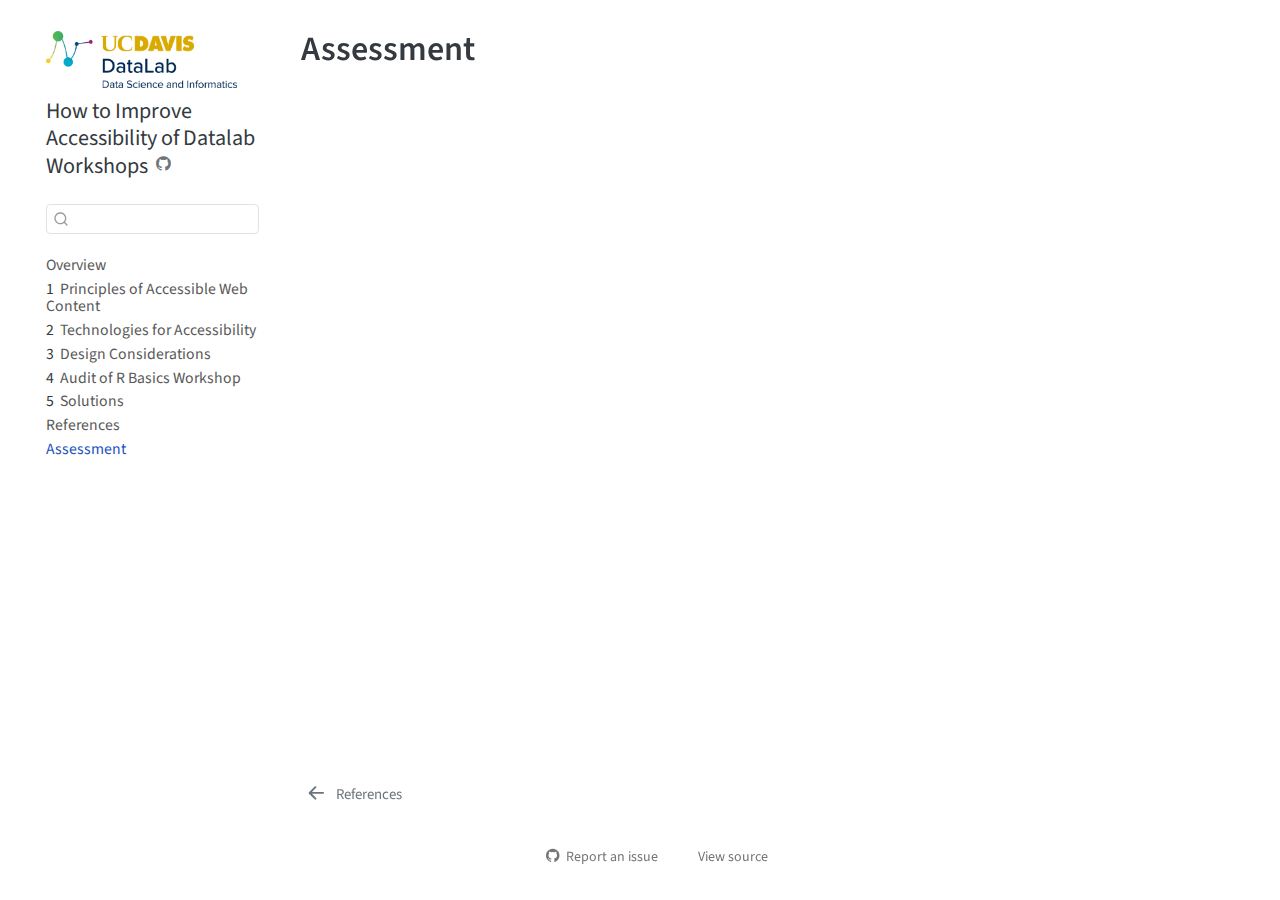
<file: docs/chapters/assessment.html>
<!DOCTYPE html>
<html xmlns="http://www.w3.org/1999/xhtml" lang="en" xml:lang="en"><head>

<meta charset="utf-8">
<meta name="generator" content="quarto-1.6.40">

<meta name="viewport" content="width=device-width, initial-scale=1.0, user-scalable=yes">


<title>Assessment – How to Improve Accessibility of Datalab Workshops</title>
<style>
code{white-space: pre-wrap;}
span.smallcaps{font-variant: small-caps;}
div.columns{display: flex; gap: min(4vw, 1.5em);}
div.column{flex: auto; overflow-x: auto;}
div.hanging-indent{margin-left: 1.5em; text-indent: -1.5em;}
ul.task-list{list-style: none;}
ul.task-list li input[type="checkbox"] {
  width: 0.8em;
  margin: 0 0.8em 0.2em -1em; /* quarto-specific, see https://github.com/quarto-dev/quarto-cli/issues/4556 */ 
  vertical-align: middle;
}
</style>


<script src="../site_libs/quarto-nav/quarto-nav.js"></script>
<script src="../site_libs/quarto-nav/headroom.min.js"></script>
<script src="../site_libs/clipboard/clipboard.min.js"></script>
<script src="../site_libs/quarto-search/autocomplete.umd.js"></script>
<script src="../site_libs/quarto-search/fuse.min.js"></script>
<script src="../site_libs/quarto-search/quarto-search.js"></script>
<meta name="quarto:offset" content="../">
<link href="../chapters/references.html" rel="prev">
<script src="../site_libs/quarto-html/quarto.js"></script>
<script src="../site_libs/quarto-html/popper.min.js"></script>
<script src="../site_libs/quarto-html/tippy.umd.min.js"></script>
<script src="../site_libs/quarto-html/anchor.min.js"></script>
<link href="../site_libs/quarto-html/tippy.css" rel="stylesheet">
<link href="../site_libs/quarto-html/quarto-syntax-highlighting-549806ee2085284f45b00abea8c6df48.css" rel="stylesheet" id="quarto-text-highlighting-styles">
<script src="../site_libs/bootstrap/bootstrap.min.js"></script>
<link href="../site_libs/bootstrap/bootstrap-icons.css" rel="stylesheet">
<link href="../site_libs/bootstrap/bootstrap-213acb23c76261678e0bc55413d360ca.min.css" rel="stylesheet" append-hash="true" id="quarto-bootstrap" data-mode="light">
<script id="quarto-search-options" type="application/json">{
  "location": "sidebar",
  "copy-button": false,
  "collapse-after": 3,
  "panel-placement": "start",
  "type": "textbox",
  "limit": 50,
  "keyboard-shortcut": [
    "f",
    "/",
    "s"
  ],
  "show-item-context": false,
  "language": {
    "search-no-results-text": "No results",
    "search-matching-documents-text": "matching documents",
    "search-copy-link-title": "Copy link to search",
    "search-hide-matches-text": "Hide additional matches",
    "search-more-match-text": "more match in this document",
    "search-more-matches-text": "more matches in this document",
    "search-clear-button-title": "Clear",
    "search-text-placeholder": "",
    "search-detached-cancel-button-title": "Cancel",
    "search-submit-button-title": "Submit",
    "search-label": "Search"
  }
}</script>


</head>

<body class="nav-sidebar floating">

<div id="quarto-search-results"></div>
  <header id="quarto-header" class="headroom fixed-top">
  <nav class="quarto-secondary-nav">
    <div class="container-fluid d-flex">
      <button type="button" class="quarto-btn-toggle btn" data-bs-toggle="collapse" role="button" data-bs-target=".quarto-sidebar-collapse-item" aria-controls="quarto-sidebar" aria-expanded="false" aria-label="Toggle sidebar navigation" onclick="if (window.quartoToggleHeadroom) { window.quartoToggleHeadroom(); }">
        <i class="bi bi-layout-text-sidebar-reverse"></i>
      </button>
        <nav class="quarto-page-breadcrumbs" aria-label="breadcrumb"><ol class="breadcrumb"><li class="breadcrumb-item"><a href="../chapters/assessment.html">Assessment</a></li></ol></nav>
        <a class="flex-grow-1" role="navigation" data-bs-toggle="collapse" data-bs-target=".quarto-sidebar-collapse-item" aria-controls="quarto-sidebar" aria-expanded="false" aria-label="Toggle sidebar navigation" onclick="if (window.quartoToggleHeadroom) { window.quartoToggleHeadroom(); }">      
        </a>
      <button type="button" class="btn quarto-search-button" aria-label="Search" onclick="window.quartoOpenSearch();">
        <i class="bi bi-search"></i>
      </button>
    </div>
  </nav>
</header>
<!-- content -->
<div id="quarto-content" class="quarto-container page-columns page-rows-contents page-layout-article">
<!-- sidebar -->
  <nav id="quarto-sidebar" class="sidebar collapse collapse-horizontal quarto-sidebar-collapse-item sidebar-navigation floating overflow-auto">
    <div class="pt-lg-2 mt-2 text-left sidebar-header sidebar-header-stacked">
      <a href="https://datalab.ucdavis.edu/" class="sidebar-logo-link">
      <img src="../images/datalab-logo-full-color-rgb-1.png" alt="" class="sidebar-logo py-0 d-lg-inline d-none">
      </a>
    <div class="sidebar-title mb-0 py-0">
      <a href="../">How to Improve Accessibility of Datalab Workshops</a> 
        <div class="sidebar-tools-main">
    <a href="https://github.com/ucdavisdatalab/workshop_quarto_accessibility" title="Source Code" class="quarto-navigation-tool px-1" aria-label="Source Code"><i class="bi bi-github"></i></a>
</div>
    </div>
      </div>
        <div class="mt-2 flex-shrink-0 align-items-center">
        <div class="sidebar-search">
        <div id="quarto-search" class="" title="Search"></div>
        </div>
        </div>
    <div class="sidebar-menu-container"> 
    <ul class="list-unstyled mt-1">
        <li class="sidebar-item">
  <div class="sidebar-item-container"> 
  <a href="../index.html" class="sidebar-item-text sidebar-link">
 <span class="menu-text">Overview</span></a>
  </div>
</li>
        <li class="sidebar-item">
  <div class="sidebar-item-container"> 
  <a href="../chapters/01_principles.html" class="sidebar-item-text sidebar-link">
 <span class="menu-text"><span class="chapter-number">1</span>&nbsp; <span class="chapter-title">Principles of Accessible Web Content</span></span></a>
  </div>
</li>
        <li class="sidebar-item">
  <div class="sidebar-item-container"> 
  <a href="../chapters/02_technologies.html" class="sidebar-item-text sidebar-link">
 <span class="menu-text"><span class="chapter-number">2</span>&nbsp; <span class="chapter-title">Technologies for Accessibility</span></span></a>
  </div>
</li>
        <li class="sidebar-item">
  <div class="sidebar-item-container"> 
  <a href="../chapters/03_design_considerations.html" class="sidebar-item-text sidebar-link">
 <span class="menu-text"><span class="chapter-number">3</span>&nbsp; <span class="chapter-title">Design Considerations</span></span></a>
  </div>
</li>
        <li class="sidebar-item">
  <div class="sidebar-item-container"> 
  <a href="../chapters/04_audit_of_r_basics.html" class="sidebar-item-text sidebar-link">
 <span class="menu-text"><span class="chapter-number">4</span>&nbsp; <span class="chapter-title">Audit of R Basics Workshop</span></span></a>
  </div>
</li>
        <li class="sidebar-item">
  <div class="sidebar-item-container"> 
  <a href="../chapters/05_solutions.html" class="sidebar-item-text sidebar-link">
 <span class="menu-text"><span class="chapter-number">5</span>&nbsp; <span class="chapter-title">Solutions</span></span></a>
  </div>
</li>
        <li class="sidebar-item">
  <div class="sidebar-item-container"> 
  <a href="../chapters/references.html" class="sidebar-item-text sidebar-link">
 <span class="menu-text">References</span></a>
  </div>
</li>
        <li class="sidebar-item">
  <div class="sidebar-item-container"> 
  <a href="../chapters/assessment.html" class="sidebar-item-text sidebar-link active">
 <span class="menu-text">Assessment</span></a>
  </div>
</li>
    </ul>
    </div>
</nav>
<div id="quarto-sidebar-glass" class="quarto-sidebar-collapse-item" data-bs-toggle="collapse" data-bs-target=".quarto-sidebar-collapse-item"></div>
<!-- margin-sidebar -->
    <div id="quarto-margin-sidebar" class="sidebar margin-sidebar zindex-bottom">
        
    </div>
<!-- main -->
<main class="content" id="quarto-document-content">

<header id="title-block-header" class="quarto-title-block default">
<div class="quarto-title">
<h1 class="title">Assessment</h1>
</div>



<div class="quarto-title-meta">

    
  
    
  </div>
  


</header>





</main> <!-- /main -->
<script id="quarto-html-after-body" type="application/javascript">
window.document.addEventListener("DOMContentLoaded", function (event) {
  const toggleBodyColorMode = (bsSheetEl) => {
    const mode = bsSheetEl.getAttribute("data-mode");
    const bodyEl = window.document.querySelector("body");
    if (mode === "dark") {
      bodyEl.classList.add("quarto-dark");
      bodyEl.classList.remove("quarto-light");
    } else {
      bodyEl.classList.add("quarto-light");
      bodyEl.classList.remove("quarto-dark");
    }
  }
  const toggleBodyColorPrimary = () => {
    const bsSheetEl = window.document.querySelector("link#quarto-bootstrap");
    if (bsSheetEl) {
      toggleBodyColorMode(bsSheetEl);
    }
  }
  toggleBodyColorPrimary();  
  const icon = "";
  const anchorJS = new window.AnchorJS();
  anchorJS.options = {
    placement: 'right',
    icon: icon
  };
  anchorJS.add('.anchored');
  const isCodeAnnotation = (el) => {
    for (const clz of el.classList) {
      if (clz.startsWith('code-annotation-')) {                     
        return true;
      }
    }
    return false;
  }
  const onCopySuccess = function(e) {
    // button target
    const button = e.trigger;
    // don't keep focus
    button.blur();
    // flash "checked"
    button.classList.add('code-copy-button-checked');
    var currentTitle = button.getAttribute("title");
    button.setAttribute("title", "Copied!");
    let tooltip;
    if (window.bootstrap) {
      button.setAttribute("data-bs-toggle", "tooltip");
      button.setAttribute("data-bs-placement", "left");
      button.setAttribute("data-bs-title", "Copied!");
      tooltip = new bootstrap.Tooltip(button, 
        { trigger: "manual", 
          customClass: "code-copy-button-tooltip",
          offset: [0, -8]});
      tooltip.show();    
    }
    setTimeout(function() {
      if (tooltip) {
        tooltip.hide();
        button.removeAttribute("data-bs-title");
        button.removeAttribute("data-bs-toggle");
        button.removeAttribute("data-bs-placement");
      }
      button.setAttribute("title", currentTitle);
      button.classList.remove('code-copy-button-checked');
    }, 1000);
    // clear code selection
    e.clearSelection();
  }
  const getTextToCopy = function(trigger) {
      const codeEl = trigger.previousElementSibling.cloneNode(true);
      for (const childEl of codeEl.children) {
        if (isCodeAnnotation(childEl)) {
          childEl.remove();
        }
      }
      return codeEl.innerText;
  }
  const clipboard = new window.ClipboardJS('.code-copy-button:not([data-in-quarto-modal])', {
    text: getTextToCopy
  });
  clipboard.on('success', onCopySuccess);
  if (window.document.getElementById('quarto-embedded-source-code-modal')) {
    const clipboardModal = new window.ClipboardJS('.code-copy-button[data-in-quarto-modal]', {
      text: getTextToCopy,
      container: window.document.getElementById('quarto-embedded-source-code-modal')
    });
    clipboardModal.on('success', onCopySuccess);
  }
    var localhostRegex = new RegExp(/^(?:http|https):\/\/localhost\:?[0-9]*\//);
    var mailtoRegex = new RegExp(/^mailto:/);
      var filterRegex = new RegExp('/' + window.location.host + '/');
    var isInternal = (href) => {
        return filterRegex.test(href) || localhostRegex.test(href) || mailtoRegex.test(href);
    }
    // Inspect non-navigation links and adorn them if external
 	var links = window.document.querySelectorAll('a[href]:not(.nav-link):not(.navbar-brand):not(.toc-action):not(.sidebar-link):not(.sidebar-item-toggle):not(.pagination-link):not(.no-external):not([aria-hidden]):not(.dropdown-item):not(.quarto-navigation-tool):not(.about-link)');
    for (var i=0; i<links.length; i++) {
      const link = links[i];
      if (!isInternal(link.href)) {
        // undo the damage that might have been done by quarto-nav.js in the case of
        // links that we want to consider external
        if (link.dataset.originalHref !== undefined) {
          link.href = link.dataset.originalHref;
        }
      }
    }
  function tippyHover(el, contentFn, onTriggerFn, onUntriggerFn) {
    const config = {
      allowHTML: true,
      maxWidth: 500,
      delay: 100,
      arrow: false,
      appendTo: function(el) {
          return el.parentElement;
      },
      interactive: true,
      interactiveBorder: 10,
      theme: 'quarto',
      placement: 'bottom-start',
    };
    if (contentFn) {
      config.content = contentFn;
    }
    if (onTriggerFn) {
      config.onTrigger = onTriggerFn;
    }
    if (onUntriggerFn) {
      config.onUntrigger = onUntriggerFn;
    }
    window.tippy(el, config); 
  }
  const noterefs = window.document.querySelectorAll('a[role="doc-noteref"]');
  for (var i=0; i<noterefs.length; i++) {
    const ref = noterefs[i];
    tippyHover(ref, function() {
      // use id or data attribute instead here
      let href = ref.getAttribute('data-footnote-href') || ref.getAttribute('href');
      try { href = new URL(href).hash; } catch {}
      const id = href.replace(/^#\/?/, "");
      const note = window.document.getElementById(id);
      if (note) {
        return note.innerHTML;
      } else {
        return "";
      }
    });
  }
  const xrefs = window.document.querySelectorAll('a.quarto-xref');
  const processXRef = (id, note) => {
    // Strip column container classes
    const stripColumnClz = (el) => {
      el.classList.remove("page-full", "page-columns");
      if (el.children) {
        for (const child of el.children) {
          stripColumnClz(child);
        }
      }
    }
    stripColumnClz(note)
    if (id === null || id.startsWith('sec-')) {
      // Special case sections, only their first couple elements
      const container = document.createElement("div");
      if (note.children && note.children.length > 2) {
        container.appendChild(note.children[0].cloneNode(true));
        for (let i = 1; i < note.children.length; i++) {
          const child = note.children[i];
          if (child.tagName === "P" && child.innerText === "") {
            continue;
          } else {
            container.appendChild(child.cloneNode(true));
            break;
          }
        }
        if (window.Quarto?.typesetMath) {
          window.Quarto.typesetMath(container);
        }
        return container.innerHTML
      } else {
        if (window.Quarto?.typesetMath) {
          window.Quarto.typesetMath(note);
        }
        return note.innerHTML;
      }
    } else {
      // Remove any anchor links if they are present
      const anchorLink = note.querySelector('a.anchorjs-link');
      if (anchorLink) {
        anchorLink.remove();
      }
      if (window.Quarto?.typesetMath) {
        window.Quarto.typesetMath(note);
      }
      if (note.classList.contains("callout")) {
        return note.outerHTML;
      } else {
        return note.innerHTML;
      }
    }
  }
  for (var i=0; i<xrefs.length; i++) {
    const xref = xrefs[i];
    tippyHover(xref, undefined, function(instance) {
      instance.disable();
      let url = xref.getAttribute('href');
      let hash = undefined; 
      if (url.startsWith('#')) {
        hash = url;
      } else {
        try { hash = new URL(url).hash; } catch {}
      }
      if (hash) {
        const id = hash.replace(/^#\/?/, "");
        const note = window.document.getElementById(id);
        if (note !== null) {
          try {
            const html = processXRef(id, note.cloneNode(true));
            instance.setContent(html);
          } finally {
            instance.enable();
            instance.show();
          }
        } else {
          // See if we can fetch this
          fetch(url.split('#')[0])
          .then(res => res.text())
          .then(html => {
            const parser = new DOMParser();
            const htmlDoc = parser.parseFromString(html, "text/html");
            const note = htmlDoc.getElementById(id);
            if (note !== null) {
              const html = processXRef(id, note);
              instance.setContent(html);
            } 
          }).finally(() => {
            instance.enable();
            instance.show();
          });
        }
      } else {
        // See if we can fetch a full url (with no hash to target)
        // This is a special case and we should probably do some content thinning / targeting
        fetch(url)
        .then(res => res.text())
        .then(html => {
          const parser = new DOMParser();
          const htmlDoc = parser.parseFromString(html, "text/html");
          const note = htmlDoc.querySelector('main.content');
          if (note !== null) {
            // This should only happen for chapter cross references
            // (since there is no id in the URL)
            // remove the first header
            if (note.children.length > 0 && note.children[0].tagName === "HEADER") {
              note.children[0].remove();
            }
            const html = processXRef(null, note);
            instance.setContent(html);
          } 
        }).finally(() => {
          instance.enable();
          instance.show();
        });
      }
    }, function(instance) {
    });
  }
      let selectedAnnoteEl;
      const selectorForAnnotation = ( cell, annotation) => {
        let cellAttr = 'data-code-cell="' + cell + '"';
        let lineAttr = 'data-code-annotation="' +  annotation + '"';
        const selector = 'span[' + cellAttr + '][' + lineAttr + ']';
        return selector;
      }
      const selectCodeLines = (annoteEl) => {
        const doc = window.document;
        const targetCell = annoteEl.getAttribute("data-target-cell");
        const targetAnnotation = annoteEl.getAttribute("data-target-annotation");
        const annoteSpan = window.document.querySelector(selectorForAnnotation(targetCell, targetAnnotation));
        const lines = annoteSpan.getAttribute("data-code-lines").split(",");
        const lineIds = lines.map((line) => {
          return targetCell + "-" + line;
        })
        let top = null;
        let height = null;
        let parent = null;
        if (lineIds.length > 0) {
            //compute the position of the single el (top and bottom and make a div)
            const el = window.document.getElementById(lineIds[0]);
            top = el.offsetTop;
            height = el.offsetHeight;
            parent = el.parentElement.parentElement;
          if (lineIds.length > 1) {
            const lastEl = window.document.getElementById(lineIds[lineIds.length - 1]);
            const bottom = lastEl.offsetTop + lastEl.offsetHeight;
            height = bottom - top;
          }
          if (top !== null && height !== null && parent !== null) {
            // cook up a div (if necessary) and position it 
            let div = window.document.getElementById("code-annotation-line-highlight");
            if (div === null) {
              div = window.document.createElement("div");
              div.setAttribute("id", "code-annotation-line-highlight");
              div.style.position = 'absolute';
              parent.appendChild(div);
            }
            div.style.top = top - 2 + "px";
            div.style.height = height + 4 + "px";
            div.style.left = 0;
            let gutterDiv = window.document.getElementById("code-annotation-line-highlight-gutter");
            if (gutterDiv === null) {
              gutterDiv = window.document.createElement("div");
              gutterDiv.setAttribute("id", "code-annotation-line-highlight-gutter");
              gutterDiv.style.position = 'absolute';
              const codeCell = window.document.getElementById(targetCell);
              const gutter = codeCell.querySelector('.code-annotation-gutter');
              gutter.appendChild(gutterDiv);
            }
            gutterDiv.style.top = top - 2 + "px";
            gutterDiv.style.height = height + 4 + "px";
          }
          selectedAnnoteEl = annoteEl;
        }
      };
      const unselectCodeLines = () => {
        const elementsIds = ["code-annotation-line-highlight", "code-annotation-line-highlight-gutter"];
        elementsIds.forEach((elId) => {
          const div = window.document.getElementById(elId);
          if (div) {
            div.remove();
          }
        });
        selectedAnnoteEl = undefined;
      };
        // Handle positioning of the toggle
    window.addEventListener(
      "resize",
      throttle(() => {
        elRect = undefined;
        if (selectedAnnoteEl) {
          selectCodeLines(selectedAnnoteEl);
        }
      }, 10)
    );
    function throttle(fn, ms) {
    let throttle = false;
    let timer;
      return (...args) => {
        if(!throttle) { // first call gets through
            fn.apply(this, args);
            throttle = true;
        } else { // all the others get throttled
            if(timer) clearTimeout(timer); // cancel #2
            timer = setTimeout(() => {
              fn.apply(this, args);
              timer = throttle = false;
            }, ms);
        }
      };
    }
      // Attach click handler to the DT
      const annoteDls = window.document.querySelectorAll('dt[data-target-cell]');
      for (const annoteDlNode of annoteDls) {
        annoteDlNode.addEventListener('click', (event) => {
          const clickedEl = event.target;
          if (clickedEl !== selectedAnnoteEl) {
            unselectCodeLines();
            const activeEl = window.document.querySelector('dt[data-target-cell].code-annotation-active');
            if (activeEl) {
              activeEl.classList.remove('code-annotation-active');
            }
            selectCodeLines(clickedEl);
            clickedEl.classList.add('code-annotation-active');
          } else {
            // Unselect the line
            unselectCodeLines();
            clickedEl.classList.remove('code-annotation-active');
          }
        });
      }
  const findCites = (el) => {
    const parentEl = el.parentElement;
    if (parentEl) {
      const cites = parentEl.dataset.cites;
      if (cites) {
        return {
          el,
          cites: cites.split(' ')
        };
      } else {
        return findCites(el.parentElement)
      }
    } else {
      return undefined;
    }
  };
  var bibliorefs = window.document.querySelectorAll('a[role="doc-biblioref"]');
  for (var i=0; i<bibliorefs.length; i++) {
    const ref = bibliorefs[i];
    const citeInfo = findCites(ref);
    if (citeInfo) {
      tippyHover(citeInfo.el, function() {
        var popup = window.document.createElement('div');
        citeInfo.cites.forEach(function(cite) {
          var citeDiv = window.document.createElement('div');
          citeDiv.classList.add('hanging-indent');
          citeDiv.classList.add('csl-entry');
          var biblioDiv = window.document.getElementById('ref-' + cite);
          if (biblioDiv) {
            citeDiv.innerHTML = biblioDiv.innerHTML;
          }
          popup.appendChild(citeDiv);
        });
        return popup.innerHTML;
      });
    }
  }
});
</script>
<nav class="page-navigation">
  <div class="nav-page nav-page-previous">
      <a href="../chapters/references.html" class="pagination-link" aria-label="References">
        <i class="bi bi-arrow-left-short"></i> <span class="nav-page-text">References</span>
      </a>          
  </div>
  <div class="nav-page nav-page-next">
  </div>
</nav>
</div> <!-- /content -->




<footer class="footer"><div class="nav-footer"><div class="nav-footer-center"><div class="toc-actions"><ul><li><a href="https://github.com/ucdavisdatalab/workshop_quarto_accessibility/issues/new" class="toc-action"><i class="bi bi-github"></i>Report an issue</a></li><li><a href="https://github.com/ucdavisdatalab/workshop_quarto_accessibility/blob/main/chapters/assessment.qmd" class="toc-action"><i class="bi empty"></i>View source</a></li></ul></div></div></div></footer></body></html>
</file>
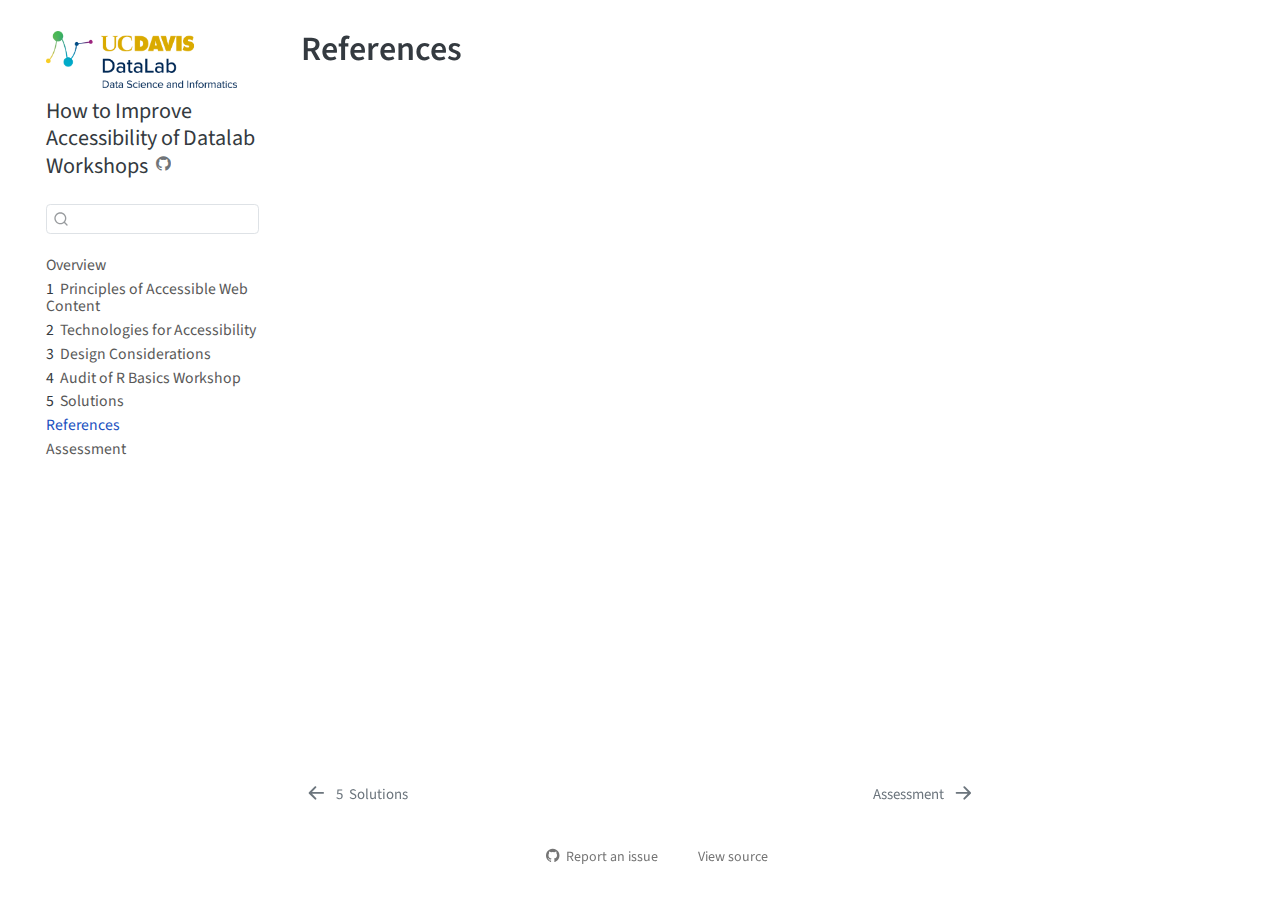
<file: docs/chapters/references.html>
<!DOCTYPE html>
<html xmlns="http://www.w3.org/1999/xhtml" lang="en" xml:lang="en"><head>

<meta charset="utf-8">
<meta name="generator" content="quarto-1.6.40">

<meta name="viewport" content="width=device-width, initial-scale=1.0, user-scalable=yes">


<title>References – How to Improve Accessibility of Datalab Workshops</title>
<style>
code{white-space: pre-wrap;}
span.smallcaps{font-variant: small-caps;}
div.columns{display: flex; gap: min(4vw, 1.5em);}
div.column{flex: auto; overflow-x: auto;}
div.hanging-indent{margin-left: 1.5em; text-indent: -1.5em;}
ul.task-list{list-style: none;}
ul.task-list li input[type="checkbox"] {
  width: 0.8em;
  margin: 0 0.8em 0.2em -1em; /* quarto-specific, see https://github.com/quarto-dev/quarto-cli/issues/4556 */ 
  vertical-align: middle;
}
</style>


<script src="../site_libs/quarto-nav/quarto-nav.js"></script>
<script src="../site_libs/quarto-nav/headroom.min.js"></script>
<script src="../site_libs/clipboard/clipboard.min.js"></script>
<script src="../site_libs/quarto-search/autocomplete.umd.js"></script>
<script src="../site_libs/quarto-search/fuse.min.js"></script>
<script src="../site_libs/quarto-search/quarto-search.js"></script>
<meta name="quarto:offset" content="../">
<link href="../chapters/assessment.html" rel="next">
<link href="../chapters/05_solutions.html" rel="prev">
<script src="../site_libs/quarto-html/quarto.js"></script>
<script src="../site_libs/quarto-html/popper.min.js"></script>
<script src="../site_libs/quarto-html/tippy.umd.min.js"></script>
<script src="../site_libs/quarto-html/anchor.min.js"></script>
<link href="../site_libs/quarto-html/tippy.css" rel="stylesheet">
<link href="../site_libs/quarto-html/quarto-syntax-highlighting-549806ee2085284f45b00abea8c6df48.css" rel="stylesheet" id="quarto-text-highlighting-styles">
<script src="../site_libs/bootstrap/bootstrap.min.js"></script>
<link href="../site_libs/bootstrap/bootstrap-icons.css" rel="stylesheet">
<link href="../site_libs/bootstrap/bootstrap-213acb23c76261678e0bc55413d360ca.min.css" rel="stylesheet" append-hash="true" id="quarto-bootstrap" data-mode="light">
<script id="quarto-search-options" type="application/json">{
  "location": "sidebar",
  "copy-button": false,
  "collapse-after": 3,
  "panel-placement": "start",
  "type": "textbox",
  "limit": 50,
  "keyboard-shortcut": [
    "f",
    "/",
    "s"
  ],
  "show-item-context": false,
  "language": {
    "search-no-results-text": "No results",
    "search-matching-documents-text": "matching documents",
    "search-copy-link-title": "Copy link to search",
    "search-hide-matches-text": "Hide additional matches",
    "search-more-match-text": "more match in this document",
    "search-more-matches-text": "more matches in this document",
    "search-clear-button-title": "Clear",
    "search-text-placeholder": "",
    "search-detached-cancel-button-title": "Cancel",
    "search-submit-button-title": "Submit",
    "search-label": "Search"
  }
}</script>


</head>

<body class="nav-sidebar floating">

<div id="quarto-search-results"></div>
  <header id="quarto-header" class="headroom fixed-top">
  <nav class="quarto-secondary-nav">
    <div class="container-fluid d-flex">
      <button type="button" class="quarto-btn-toggle btn" data-bs-toggle="collapse" role="button" data-bs-target=".quarto-sidebar-collapse-item" aria-controls="quarto-sidebar" aria-expanded="false" aria-label="Toggle sidebar navigation" onclick="if (window.quartoToggleHeadroom) { window.quartoToggleHeadroom(); }">
        <i class="bi bi-layout-text-sidebar-reverse"></i>
      </button>
        <nav class="quarto-page-breadcrumbs" aria-label="breadcrumb"><ol class="breadcrumb"><li class="breadcrumb-item"><a href="../chapters/references.html">References</a></li></ol></nav>
        <a class="flex-grow-1" role="navigation" data-bs-toggle="collapse" data-bs-target=".quarto-sidebar-collapse-item" aria-controls="quarto-sidebar" aria-expanded="false" aria-label="Toggle sidebar navigation" onclick="if (window.quartoToggleHeadroom) { window.quartoToggleHeadroom(); }">      
        </a>
      <button type="button" class="btn quarto-search-button" aria-label="Search" onclick="window.quartoOpenSearch();">
        <i class="bi bi-search"></i>
      </button>
    </div>
  </nav>
</header>
<!-- content -->
<div id="quarto-content" class="quarto-container page-columns page-rows-contents page-layout-article">
<!-- sidebar -->
  <nav id="quarto-sidebar" class="sidebar collapse collapse-horizontal quarto-sidebar-collapse-item sidebar-navigation floating overflow-auto">
    <div class="pt-lg-2 mt-2 text-left sidebar-header sidebar-header-stacked">
      <a href="https://datalab.ucdavis.edu/" class="sidebar-logo-link">
      <img src="../images/datalab-logo-full-color-rgb-1.png" alt="" class="sidebar-logo py-0 d-lg-inline d-none">
      </a>
    <div class="sidebar-title mb-0 py-0">
      <a href="../">How to Improve Accessibility of Datalab Workshops</a> 
        <div class="sidebar-tools-main">
    <a href="https://github.com/ucdavisdatalab/workshop_quarto_accessibility" title="Source Code" class="quarto-navigation-tool px-1" aria-label="Source Code"><i class="bi bi-github"></i></a>
</div>
    </div>
      </div>
        <div class="mt-2 flex-shrink-0 align-items-center">
        <div class="sidebar-search">
        <div id="quarto-search" class="" title="Search"></div>
        </div>
        </div>
    <div class="sidebar-menu-container"> 
    <ul class="list-unstyled mt-1">
        <li class="sidebar-item">
  <div class="sidebar-item-container"> 
  <a href="../index.html" class="sidebar-item-text sidebar-link">
 <span class="menu-text">Overview</span></a>
  </div>
</li>
        <li class="sidebar-item">
  <div class="sidebar-item-container"> 
  <a href="../chapters/01_principles.html" class="sidebar-item-text sidebar-link">
 <span class="menu-text"><span class="chapter-number">1</span>&nbsp; <span class="chapter-title">Principles of Accessible Web Content</span></span></a>
  </div>
</li>
        <li class="sidebar-item">
  <div class="sidebar-item-container"> 
  <a href="../chapters/02_technologies.html" class="sidebar-item-text sidebar-link">
 <span class="menu-text"><span class="chapter-number">2</span>&nbsp; <span class="chapter-title">Technologies for Accessibility</span></span></a>
  </div>
</li>
        <li class="sidebar-item">
  <div class="sidebar-item-container"> 
  <a href="../chapters/03_design_considerations.html" class="sidebar-item-text sidebar-link">
 <span class="menu-text"><span class="chapter-number">3</span>&nbsp; <span class="chapter-title">Design Considerations</span></span></a>
  </div>
</li>
        <li class="sidebar-item">
  <div class="sidebar-item-container"> 
  <a href="../chapters/04_audit_of_r_basics.html" class="sidebar-item-text sidebar-link">
 <span class="menu-text"><span class="chapter-number">4</span>&nbsp; <span class="chapter-title">Audit of R Basics Workshop</span></span></a>
  </div>
</li>
        <li class="sidebar-item">
  <div class="sidebar-item-container"> 
  <a href="../chapters/05_solutions.html" class="sidebar-item-text sidebar-link">
 <span class="menu-text"><span class="chapter-number">5</span>&nbsp; <span class="chapter-title">Solutions</span></span></a>
  </div>
</li>
        <li class="sidebar-item">
  <div class="sidebar-item-container"> 
  <a href="../chapters/references.html" class="sidebar-item-text sidebar-link active">
 <span class="menu-text">References</span></a>
  </div>
</li>
        <li class="sidebar-item">
  <div class="sidebar-item-container"> 
  <a href="../chapters/assessment.html" class="sidebar-item-text sidebar-link">
 <span class="menu-text">Assessment</span></a>
  </div>
</li>
    </ul>
    </div>
</nav>
<div id="quarto-sidebar-glass" class="quarto-sidebar-collapse-item" data-bs-toggle="collapse" data-bs-target=".quarto-sidebar-collapse-item"></div>
<!-- margin-sidebar -->
    <div id="quarto-margin-sidebar" class="sidebar margin-sidebar zindex-bottom">
        
    </div>
<!-- main -->
<main class="content" id="quarto-document-content">

<header id="title-block-header" class="quarto-title-block default">
<div class="quarto-title">
<h1 class="title">References</h1>
</div>



<div class="quarto-title-meta">

    
  
    
  </div>
  


</header>


<!-- Uncomment for autogenerated BibTeX or BibLaTeX references.
::: {#refs}
:::
-->




</main> <!-- /main -->
<script id="quarto-html-after-body" type="application/javascript">
window.document.addEventListener("DOMContentLoaded", function (event) {
  const toggleBodyColorMode = (bsSheetEl) => {
    const mode = bsSheetEl.getAttribute("data-mode");
    const bodyEl = window.document.querySelector("body");
    if (mode === "dark") {
      bodyEl.classList.add("quarto-dark");
      bodyEl.classList.remove("quarto-light");
    } else {
      bodyEl.classList.add("quarto-light");
      bodyEl.classList.remove("quarto-dark");
    }
  }
  const toggleBodyColorPrimary = () => {
    const bsSheetEl = window.document.querySelector("link#quarto-bootstrap");
    if (bsSheetEl) {
      toggleBodyColorMode(bsSheetEl);
    }
  }
  toggleBodyColorPrimary();  
  const icon = "";
  const anchorJS = new window.AnchorJS();
  anchorJS.options = {
    placement: 'right',
    icon: icon
  };
  anchorJS.add('.anchored');
  const isCodeAnnotation = (el) => {
    for (const clz of el.classList) {
      if (clz.startsWith('code-annotation-')) {                     
        return true;
      }
    }
    return false;
  }
  const onCopySuccess = function(e) {
    // button target
    const button = e.trigger;
    // don't keep focus
    button.blur();
    // flash "checked"
    button.classList.add('code-copy-button-checked');
    var currentTitle = button.getAttribute("title");
    button.setAttribute("title", "Copied!");
    let tooltip;
    if (window.bootstrap) {
      button.setAttribute("data-bs-toggle", "tooltip");
      button.setAttribute("data-bs-placement", "left");
      button.setAttribute("data-bs-title", "Copied!");
      tooltip = new bootstrap.Tooltip(button, 
        { trigger: "manual", 
          customClass: "code-copy-button-tooltip",
          offset: [0, -8]});
      tooltip.show();    
    }
    setTimeout(function() {
      if (tooltip) {
        tooltip.hide();
        button.removeAttribute("data-bs-title");
        button.removeAttribute("data-bs-toggle");
        button.removeAttribute("data-bs-placement");
      }
      button.setAttribute("title", currentTitle);
      button.classList.remove('code-copy-button-checked');
    }, 1000);
    // clear code selection
    e.clearSelection();
  }
  const getTextToCopy = function(trigger) {
      const codeEl = trigger.previousElementSibling.cloneNode(true);
      for (const childEl of codeEl.children) {
        if (isCodeAnnotation(childEl)) {
          childEl.remove();
        }
      }
      return codeEl.innerText;
  }
  const clipboard = new window.ClipboardJS('.code-copy-button:not([data-in-quarto-modal])', {
    text: getTextToCopy
  });
  clipboard.on('success', onCopySuccess);
  if (window.document.getElementById('quarto-embedded-source-code-modal')) {
    const clipboardModal = new window.ClipboardJS('.code-copy-button[data-in-quarto-modal]', {
      text: getTextToCopy,
      container: window.document.getElementById('quarto-embedded-source-code-modal')
    });
    clipboardModal.on('success', onCopySuccess);
  }
    var localhostRegex = new RegExp(/^(?:http|https):\/\/localhost\:?[0-9]*\//);
    var mailtoRegex = new RegExp(/^mailto:/);
      var filterRegex = new RegExp('/' + window.location.host + '/');
    var isInternal = (href) => {
        return filterRegex.test(href) || localhostRegex.test(href) || mailtoRegex.test(href);
    }
    // Inspect non-navigation links and adorn them if external
 	var links = window.document.querySelectorAll('a[href]:not(.nav-link):not(.navbar-brand):not(.toc-action):not(.sidebar-link):not(.sidebar-item-toggle):not(.pagination-link):not(.no-external):not([aria-hidden]):not(.dropdown-item):not(.quarto-navigation-tool):not(.about-link)');
    for (var i=0; i<links.length; i++) {
      const link = links[i];
      if (!isInternal(link.href)) {
        // undo the damage that might have been done by quarto-nav.js in the case of
        // links that we want to consider external
        if (link.dataset.originalHref !== undefined) {
          link.href = link.dataset.originalHref;
        }
      }
    }
  function tippyHover(el, contentFn, onTriggerFn, onUntriggerFn) {
    const config = {
      allowHTML: true,
      maxWidth: 500,
      delay: 100,
      arrow: false,
      appendTo: function(el) {
          return el.parentElement;
      },
      interactive: true,
      interactiveBorder: 10,
      theme: 'quarto',
      placement: 'bottom-start',
    };
    if (contentFn) {
      config.content = contentFn;
    }
    if (onTriggerFn) {
      config.onTrigger = onTriggerFn;
    }
    if (onUntriggerFn) {
      config.onUntrigger = onUntriggerFn;
    }
    window.tippy(el, config); 
  }
  const noterefs = window.document.querySelectorAll('a[role="doc-noteref"]');
  for (var i=0; i<noterefs.length; i++) {
    const ref = noterefs[i];
    tippyHover(ref, function() {
      // use id or data attribute instead here
      let href = ref.getAttribute('data-footnote-href') || ref.getAttribute('href');
      try { href = new URL(href).hash; } catch {}
      const id = href.replace(/^#\/?/, "");
      const note = window.document.getElementById(id);
      if (note) {
        return note.innerHTML;
      } else {
        return "";
      }
    });
  }
  const xrefs = window.document.querySelectorAll('a.quarto-xref');
  const processXRef = (id, note) => {
    // Strip column container classes
    const stripColumnClz = (el) => {
      el.classList.remove("page-full", "page-columns");
      if (el.children) {
        for (const child of el.children) {
          stripColumnClz(child);
        }
      }
    }
    stripColumnClz(note)
    if (id === null || id.startsWith('sec-')) {
      // Special case sections, only their first couple elements
      const container = document.createElement("div");
      if (note.children && note.children.length > 2) {
        container.appendChild(note.children[0].cloneNode(true));
        for (let i = 1; i < note.children.length; i++) {
          const child = note.children[i];
          if (child.tagName === "P" && child.innerText === "") {
            continue;
          } else {
            container.appendChild(child.cloneNode(true));
            break;
          }
        }
        if (window.Quarto?.typesetMath) {
          window.Quarto.typesetMath(container);
        }
        return container.innerHTML
      } else {
        if (window.Quarto?.typesetMath) {
          window.Quarto.typesetMath(note);
        }
        return note.innerHTML;
      }
    } else {
      // Remove any anchor links if they are present
      const anchorLink = note.querySelector('a.anchorjs-link');
      if (anchorLink) {
        anchorLink.remove();
      }
      if (window.Quarto?.typesetMath) {
        window.Quarto.typesetMath(note);
      }
      if (note.classList.contains("callout")) {
        return note.outerHTML;
      } else {
        return note.innerHTML;
      }
    }
  }
  for (var i=0; i<xrefs.length; i++) {
    const xref = xrefs[i];
    tippyHover(xref, undefined, function(instance) {
      instance.disable();
      let url = xref.getAttribute('href');
      let hash = undefined; 
      if (url.startsWith('#')) {
        hash = url;
      } else {
        try { hash = new URL(url).hash; } catch {}
      }
      if (hash) {
        const id = hash.replace(/^#\/?/, "");
        const note = window.document.getElementById(id);
        if (note !== null) {
          try {
            const html = processXRef(id, note.cloneNode(true));
            instance.setContent(html);
          } finally {
            instance.enable();
            instance.show();
          }
        } else {
          // See if we can fetch this
          fetch(url.split('#')[0])
          .then(res => res.text())
          .then(html => {
            const parser = new DOMParser();
            const htmlDoc = parser.parseFromString(html, "text/html");
            const note = htmlDoc.getElementById(id);
            if (note !== null) {
              const html = processXRef(id, note);
              instance.setContent(html);
            } 
          }).finally(() => {
            instance.enable();
            instance.show();
          });
        }
      } else {
        // See if we can fetch a full url (with no hash to target)
        // This is a special case and we should probably do some content thinning / targeting
        fetch(url)
        .then(res => res.text())
        .then(html => {
          const parser = new DOMParser();
          const htmlDoc = parser.parseFromString(html, "text/html");
          const note = htmlDoc.querySelector('main.content');
          if (note !== null) {
            // This should only happen for chapter cross references
            // (since there is no id in the URL)
            // remove the first header
            if (note.children.length > 0 && note.children[0].tagName === "HEADER") {
              note.children[0].remove();
            }
            const html = processXRef(null, note);
            instance.setContent(html);
          } 
        }).finally(() => {
          instance.enable();
          instance.show();
        });
      }
    }, function(instance) {
    });
  }
      let selectedAnnoteEl;
      const selectorForAnnotation = ( cell, annotation) => {
        let cellAttr = 'data-code-cell="' + cell + '"';
        let lineAttr = 'data-code-annotation="' +  annotation + '"';
        const selector = 'span[' + cellAttr + '][' + lineAttr + ']';
        return selector;
      }
      const selectCodeLines = (annoteEl) => {
        const doc = window.document;
        const targetCell = annoteEl.getAttribute("data-target-cell");
        const targetAnnotation = annoteEl.getAttribute("data-target-annotation");
        const annoteSpan = window.document.querySelector(selectorForAnnotation(targetCell, targetAnnotation));
        const lines = annoteSpan.getAttribute("data-code-lines").split(",");
        const lineIds = lines.map((line) => {
          return targetCell + "-" + line;
        })
        let top = null;
        let height = null;
        let parent = null;
        if (lineIds.length > 0) {
            //compute the position of the single el (top and bottom and make a div)
            const el = window.document.getElementById(lineIds[0]);
            top = el.offsetTop;
            height = el.offsetHeight;
            parent = el.parentElement.parentElement;
          if (lineIds.length > 1) {
            const lastEl = window.document.getElementById(lineIds[lineIds.length - 1]);
            const bottom = lastEl.offsetTop + lastEl.offsetHeight;
            height = bottom - top;
          }
          if (top !== null && height !== null && parent !== null) {
            // cook up a div (if necessary) and position it 
            let div = window.document.getElementById("code-annotation-line-highlight");
            if (div === null) {
              div = window.document.createElement("div");
              div.setAttribute("id", "code-annotation-line-highlight");
              div.style.position = 'absolute';
              parent.appendChild(div);
            }
            div.style.top = top - 2 + "px";
            div.style.height = height + 4 + "px";
            div.style.left = 0;
            let gutterDiv = window.document.getElementById("code-annotation-line-highlight-gutter");
            if (gutterDiv === null) {
              gutterDiv = window.document.createElement("div");
              gutterDiv.setAttribute("id", "code-annotation-line-highlight-gutter");
              gutterDiv.style.position = 'absolute';
              const codeCell = window.document.getElementById(targetCell);
              const gutter = codeCell.querySelector('.code-annotation-gutter');
              gutter.appendChild(gutterDiv);
            }
            gutterDiv.style.top = top - 2 + "px";
            gutterDiv.style.height = height + 4 + "px";
          }
          selectedAnnoteEl = annoteEl;
        }
      };
      const unselectCodeLines = () => {
        const elementsIds = ["code-annotation-line-highlight", "code-annotation-line-highlight-gutter"];
        elementsIds.forEach((elId) => {
          const div = window.document.getElementById(elId);
          if (div) {
            div.remove();
          }
        });
        selectedAnnoteEl = undefined;
      };
        // Handle positioning of the toggle
    window.addEventListener(
      "resize",
      throttle(() => {
        elRect = undefined;
        if (selectedAnnoteEl) {
          selectCodeLines(selectedAnnoteEl);
        }
      }, 10)
    );
    function throttle(fn, ms) {
    let throttle = false;
    let timer;
      return (...args) => {
        if(!throttle) { // first call gets through
            fn.apply(this, args);
            throttle = true;
        } else { // all the others get throttled
            if(timer) clearTimeout(timer); // cancel #2
            timer = setTimeout(() => {
              fn.apply(this, args);
              timer = throttle = false;
            }, ms);
        }
      };
    }
      // Attach click handler to the DT
      const annoteDls = window.document.querySelectorAll('dt[data-target-cell]');
      for (const annoteDlNode of annoteDls) {
        annoteDlNode.addEventListener('click', (event) => {
          const clickedEl = event.target;
          if (clickedEl !== selectedAnnoteEl) {
            unselectCodeLines();
            const activeEl = window.document.querySelector('dt[data-target-cell].code-annotation-active');
            if (activeEl) {
              activeEl.classList.remove('code-annotation-active');
            }
            selectCodeLines(clickedEl);
            clickedEl.classList.add('code-annotation-active');
          } else {
            // Unselect the line
            unselectCodeLines();
            clickedEl.classList.remove('code-annotation-active');
          }
        });
      }
  const findCites = (el) => {
    const parentEl = el.parentElement;
    if (parentEl) {
      const cites = parentEl.dataset.cites;
      if (cites) {
        return {
          el,
          cites: cites.split(' ')
        };
      } else {
        return findCites(el.parentElement)
      }
    } else {
      return undefined;
    }
  };
  var bibliorefs = window.document.querySelectorAll('a[role="doc-biblioref"]');
  for (var i=0; i<bibliorefs.length; i++) {
    const ref = bibliorefs[i];
    const citeInfo = findCites(ref);
    if (citeInfo) {
      tippyHover(citeInfo.el, function() {
        var popup = window.document.createElement('div');
        citeInfo.cites.forEach(function(cite) {
          var citeDiv = window.document.createElement('div');
          citeDiv.classList.add('hanging-indent');
          citeDiv.classList.add('csl-entry');
          var biblioDiv = window.document.getElementById('ref-' + cite);
          if (biblioDiv) {
            citeDiv.innerHTML = biblioDiv.innerHTML;
          }
          popup.appendChild(citeDiv);
        });
        return popup.innerHTML;
      });
    }
  }
});
</script>
<nav class="page-navigation">
  <div class="nav-page nav-page-previous">
      <a href="../chapters/05_solutions.html" class="pagination-link" aria-label="Solutions">
        <i class="bi bi-arrow-left-short"></i> <span class="nav-page-text"><span class="chapter-number">5</span>&nbsp; <span class="chapter-title">Solutions</span></span>
      </a>          
  </div>
  <div class="nav-page nav-page-next">
      <a href="../chapters/assessment.html" class="pagination-link" aria-label="Assessment">
        <span class="nav-page-text">Assessment</span> <i class="bi bi-arrow-right-short"></i>
      </a>
  </div>
</nav>
</div> <!-- /content -->




<footer class="footer"><div class="nav-footer"><div class="nav-footer-center"><div class="toc-actions"><ul><li><a href="https://github.com/ucdavisdatalab/workshop_quarto_accessibility/issues/new" class="toc-action"><i class="bi bi-github"></i>Report an issue</a></li><li><a href="https://github.com/ucdavisdatalab/workshop_quarto_accessibility/blob/main/chapters/references.qmd" class="toc-action"><i class="bi empty"></i>View source</a></li></ul></div></div></div></footer></body></html>
</file>
<file: docs/site_libs/quarto-html/tippy.css>
.tippy-box[data-animation=fade][data-state=hidden]{opacity:0}[data-tippy-root]{max-width:calc(100vw - 10px)}.tippy-box{position:relative;background-color:#333;color:#fff;border-radius:4px;font-size:14px;line-height:1.4;white-space:normal;outline:0;transition-property:transform,visibility,opacity}.tippy-box[data-placement^=top]>.tippy-arrow{bottom:0}.tippy-box[data-placement^=top]>.tippy-arrow:before{bottom:-7px;left:0;border-width:8px 8px 0;border-top-color:initial;transform-origin:center top}.tippy-box[data-placement^=bottom]>.tippy-arrow{top:0}.tippy-box[data-placement^=bottom]>.tippy-arrow:before{top:-7px;left:0;border-width:0 8px 8px;border-bottom-color:initial;transform-origin:center bottom}.tippy-box[data-placement^=left]>.tippy-arrow{right:0}.tippy-box[data-placement^=left]>.tippy-arrow:before{border-width:8px 0 8px 8px;border-left-color:initial;right:-7px;transform-origin:center left}.tippy-box[data-placement^=right]>.tippy-arrow{left:0}.tippy-box[data-placement^=right]>.tippy-arrow:before{left:-7px;border-width:8px 8px 8px 0;border-right-color:initial;transform-origin:center right}.tippy-box[data-inertia][data-state=visible]{transition-timing-function:cubic-bezier(.54,1.5,.38,1.11)}.tippy-arrow{width:16px;height:16px;color:#333}.tippy-arrow:before{content:"";position:absolute;border-color:transparent;border-style:solid}.tippy-content{position:relative;padding:5px 9px;z-index:1}
</file>
<file: docs/site_libs/quarto-html/quarto-syntax-highlighting-549806ee2085284f45b00abea8c6df48.css>
/* quarto syntax highlight colors */
:root {
  --quarto-hl-ot-color: #003B4F;
  --quarto-hl-at-color: #657422;
  --quarto-hl-ss-color: #20794D;
  --quarto-hl-an-color: #5E5E5E;
  --quarto-hl-fu-color: #4758AB;
  --quarto-hl-st-color: #20794D;
  --quarto-hl-cf-color: #003B4F;
  --quarto-hl-op-color: #5E5E5E;
  --quarto-hl-er-color: #AD0000;
  --quarto-hl-bn-color: #AD0000;
  --quarto-hl-al-color: #AD0000;
  --quarto-hl-va-color: #111111;
  --quarto-hl-bu-color: inherit;
  --quarto-hl-ex-color: inherit;
  --quarto-hl-pp-color: #AD0000;
  --quarto-hl-in-color: #5E5E5E;
  --quarto-hl-vs-color: #20794D;
  --quarto-hl-wa-color: #5E5E5E;
  --quarto-hl-do-color: #5E5E5E;
  --quarto-hl-im-color: #00769E;
  --quarto-hl-ch-color: #20794D;
  --quarto-hl-dt-color: #AD0000;
  --quarto-hl-fl-color: #AD0000;
  --quarto-hl-co-color: #5E5E5E;
  --quarto-hl-cv-color: #5E5E5E;
  --quarto-hl-cn-color: #8f5902;
  --quarto-hl-sc-color: #5E5E5E;
  --quarto-hl-dv-color: #AD0000;
  --quarto-hl-kw-color: #003B4F;
}

/* other quarto variables */
:root {
  --quarto-font-monospace: SFMono-Regular, Menlo, Monaco, Consolas, "Liberation Mono", "Courier New", monospace;
}

pre > code.sourceCode > span {
  color: #003B4F;
}

code span {
  color: #003B4F;
}

code.sourceCode > span {
  color: #003B4F;
}

div.sourceCode,
div.sourceCode pre.sourceCode {
  color: #003B4F;
}

code span.ot {
  color: #003B4F;
  font-style: inherit;
}

code span.at {
  color: #657422;
  font-style: inherit;
}

code span.ss {
  color: #20794D;
  font-style: inherit;
}

code span.an {
  color: #5E5E5E;
  font-style: inherit;
}

code span.fu {
  color: #4758AB;
  font-style: inherit;
}

code span.st {
  color: #20794D;
  font-style: inherit;
}

code span.cf {
  color: #003B4F;
  font-weight: bold;
  font-style: inherit;
}

code span.op {
  color: #5E5E5E;
  font-style: inherit;
}

code span.er {
  color: #AD0000;
  font-style: inherit;
}

code span.bn {
  color: #AD0000;
  font-style: inherit;
}

code span.al {
  color: #AD0000;
  font-style: inherit;
}

code span.va {
  color: #111111;
  font-style: inherit;
}

code span.bu {
  font-style: inherit;
}

code span.ex {
  font-style: inherit;
}

code span.pp {
  color: #AD0000;
  font-style: inherit;
}

code span.in {
  color: #5E5E5E;
  font-style: inherit;
}

code span.vs {
  color: #20794D;
  font-style: inherit;
}

code span.wa {
  color: #5E5E5E;
  font-style: italic;
}

code span.do {
  color: #5E5E5E;
  font-style: italic;
}

code span.im {
  color: #00769E;
  font-style: inherit;
}

code span.ch {
  color: #20794D;
  font-style: inherit;
}

code span.dt {
  color: #AD0000;
  font-style: inherit;
}

code span.fl {
  color: #AD0000;
  font-style: inherit;
}

code span.co {
  color: #5E5E5E;
  font-style: inherit;
}

code span.cv {
  color: #5E5E5E;
  font-style: italic;
}

code span.cn {
  color: #8f5902;
  font-style: inherit;
}

code span.sc {
  color: #5E5E5E;
  font-style: inherit;
}

code span.dv {
  color: #AD0000;
  font-style: inherit;
}

code span.kw {
  color: #003B4F;
  font-weight: bold;
  font-style: inherit;
}

.prevent-inlining {
  content: "</";
}

/*# sourceMappingURL=ae99138f4fbc2fb4c9f5e5cd69c22459.css.map */
</file>
